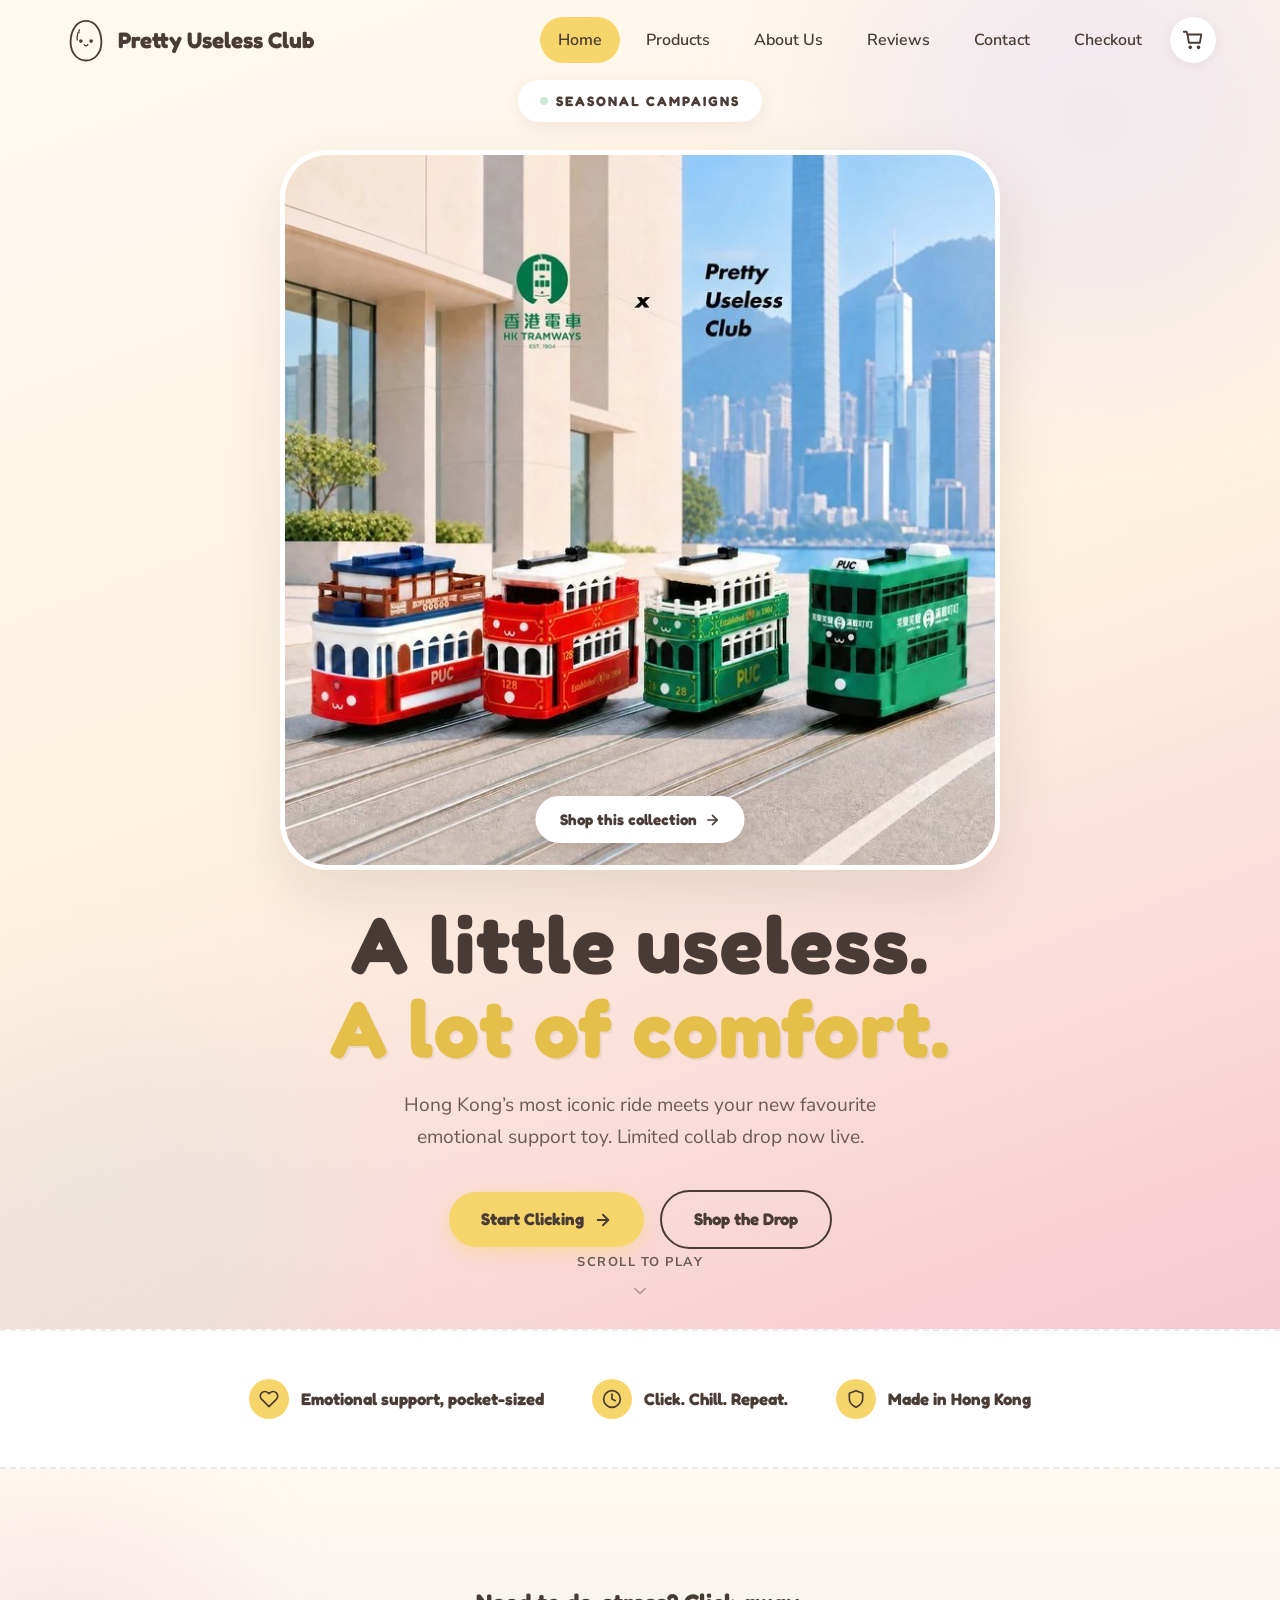
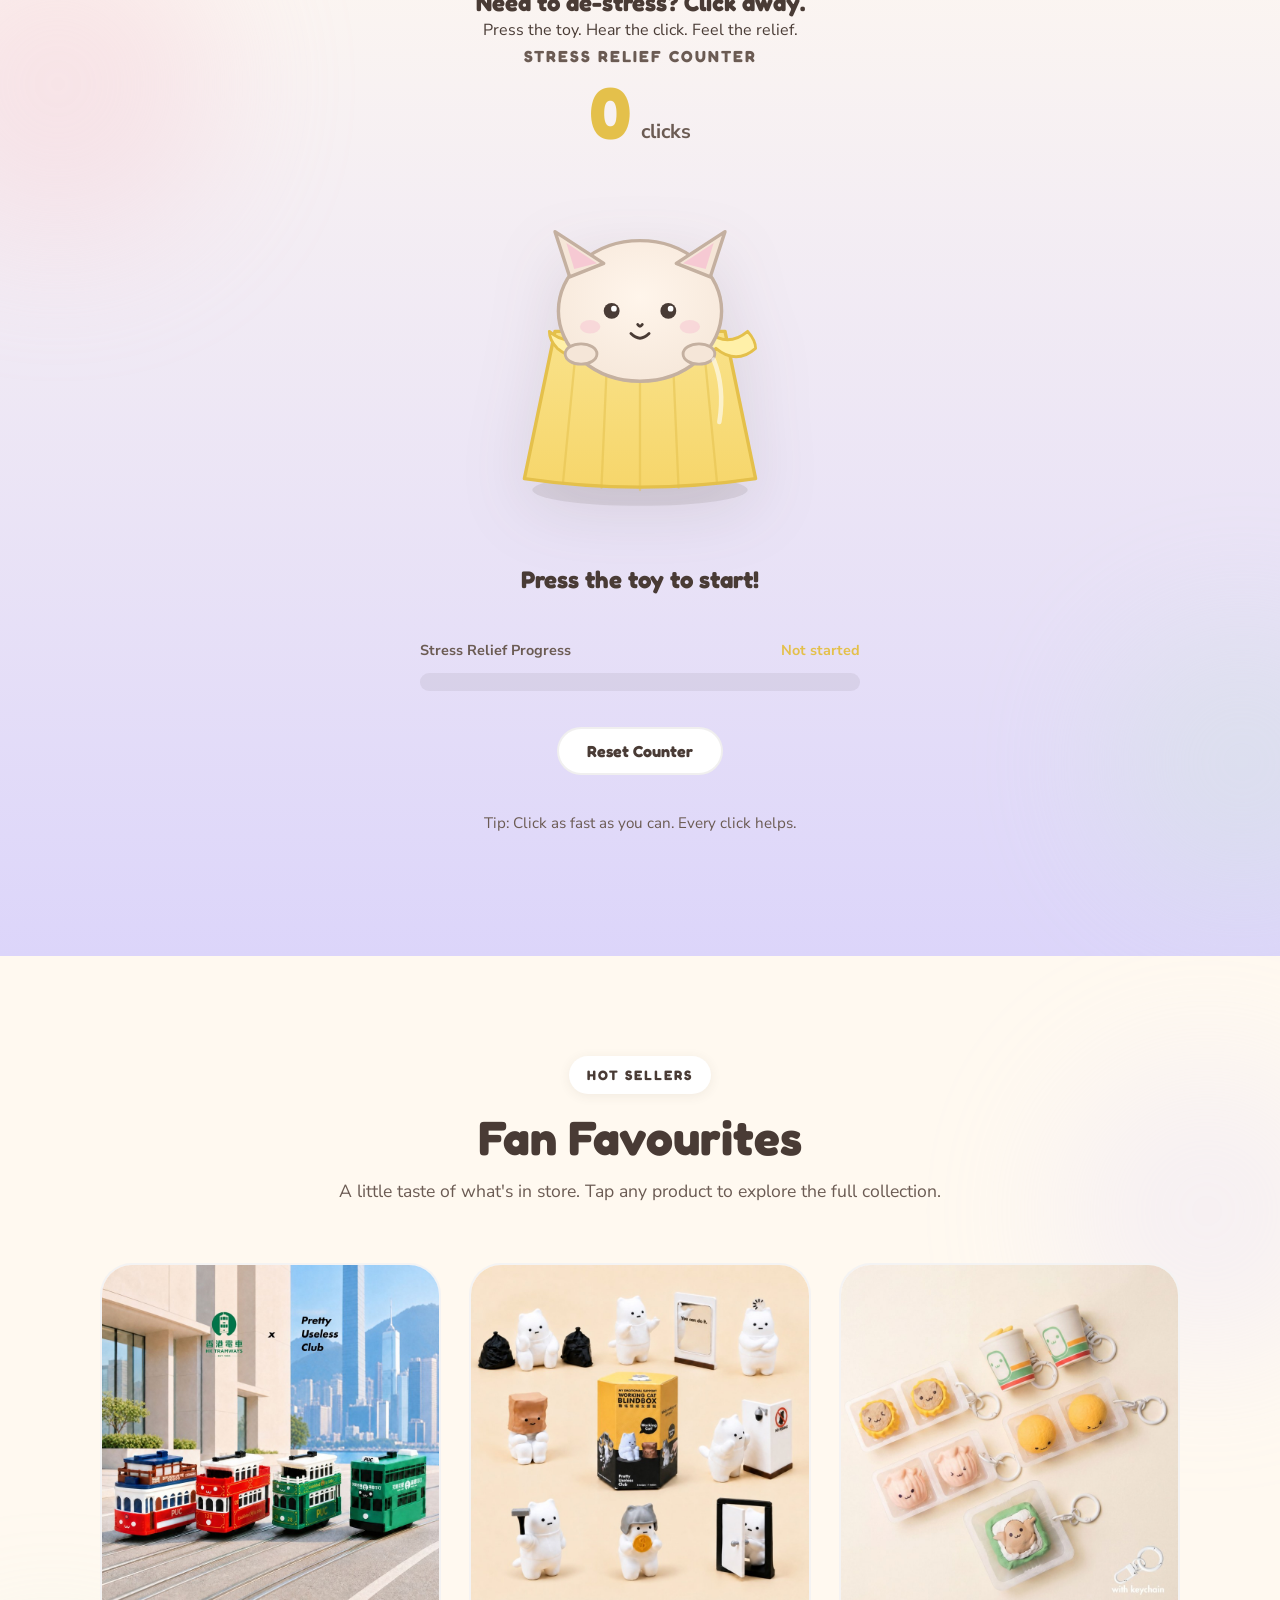
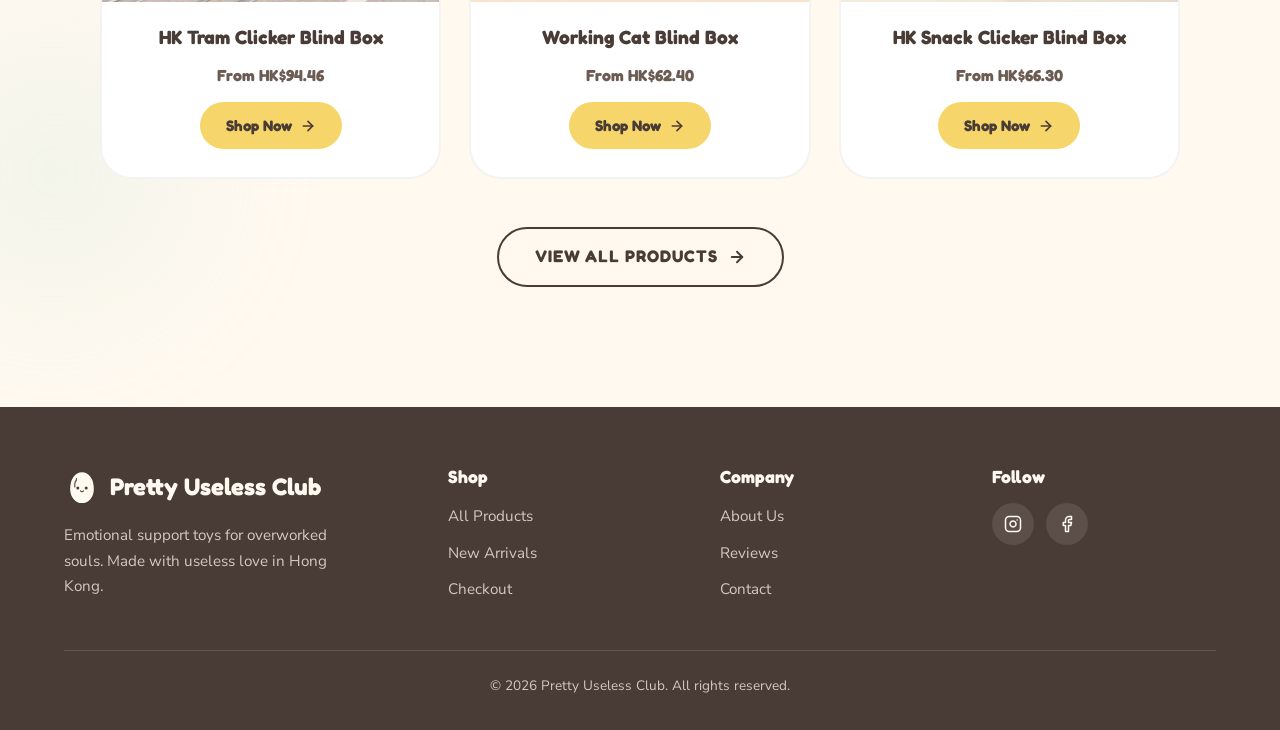
<file: index.html>
<!DOCTYPE html>
<html lang="en">
<head>
  <meta charset="UTF-8">
  <meta name="viewport" content="width=device-width, initial-scale=1.0">
  <title>Pretty Useless Club — Emotional Support Toys</title>
  <meta name="description" content="Pretty Useless Club — quirky emotional support toys, plushies, and stress-relief items from Hong Kong. Click. Chill. Repeat.">
  <link rel="icon" type="image/png" href="logo.png">
  <link rel="stylesheet" href="style.css">
  <style>
    /* ==================== HOME-SPECIFIC STYLES ==================== */

    /* Hero */
    .hero {
      position: relative;
      min-height: 100vh;
      display: flex;
      align-items: center;
      justify-content: center;
      text-align: center;
      background: linear-gradient(160deg, var(--color-cream) 0%, #FFF3E0 50%, var(--color-blush) 100%);
      overflow: hidden;
      padding: var(--nav-height) 24px 80px;
    }

    .hero::before {
      content: '';
      position: absolute;
      top: -10%;
      right: -5%;
      width: 500px;
      height: 500px;
      background: var(--color-lilac);
      border-radius: 50%;
      opacity: 0.35;
      filter: blur(80px);
      z-index: 0;
    }

    .hero::after {
      content: '';
      position: absolute;
      bottom: -10%;
      left: -8%;
      width: 420px;
      height: 420px;
      background: var(--color-mint);
      border-radius: 50%;
      opacity: 0.3;
      filter: blur(80px);
      z-index: 0;
    }

    .hero-content {
      position: relative;
      z-index: 2;
      max-width: 820px;
      animation: fadeUp 1s ease-out;
    }

    @keyframes fadeUp {
      from { opacity: 0; transform: translateY(30px); }
      to { opacity: 1; transform: translateY(0); }
    }

    .campaign-label {
      display: inline-flex;
      align-items: center;
      gap: 8px;
      font-family: var(--font-heading);
      font-weight: 700;
      font-size: 0.85rem;
      letter-spacing: 2px;
      text-transform: uppercase;
      color: var(--color-cocoa);
      background: var(--color-white);
      padding: 10px 22px;
      border-radius: var(--radius-pill);
      margin-bottom: 28px;
      box-shadow: 0 4px 16px var(--color-shadow);
    }

    .campaign-label::before {
      content: '';
      width: 8px;
      height: 8px;
      background: var(--color-mint);
      border-radius: 50%;
      animation: pulse 1.8s ease-in-out infinite;
    }

    @keyframes pulse {
      0%, 100% { transform: scale(1); opacity: 1; }
      50% { transform: scale(1.3); opacity: 0.7; }
    }

    .hero-banner {
      display: block;
      position: relative;
      width: 100%;
      max-width: 720px;
      margin: 0 auto 32px;
      border-radius: var(--radius-xl);
      overflow: hidden;
      box-shadow: 0 24px 60px rgba(73, 59, 53, 0.12);
      border: 5px solid var(--color-white);
      background: var(--color-white);
      text-decoration: none;
      cursor: pointer;
      transition: transform var(--transition-base), box-shadow var(--transition-base);
    }

    .hero-banner:hover,
    .hero-banner:focus-visible {
      transform: translateY(-4px);
      box-shadow: 0 30px 70px rgba(73, 59, 53, 0.2);
      outline: none;
    }

    .hero-banner img {
      width: 100%;
      height: auto;
      display: block;
      object-fit: cover;
      transition: transform 0.5s ease;
    }

    .hero-banner:hover img,
    .hero-banner:focus-visible img {
      transform: scale(1.03);
    }

    .hero-banner-cta {
      position: absolute;
      left: 50%;
      bottom: 22px;
      transform: translateX(-50%);
      display: inline-flex;
      align-items: center;
      gap: 8px;
      font-family: var(--font-heading);
      font-weight: 700;
      font-size: 0.95rem;
      color: var(--color-cocoa);
      background: var(--color-white);
      padding: 11px 24px;
      border-radius: var(--radius-pill);
      box-shadow: 0 6px 22px rgba(73, 59, 53, 0.16);
      white-space: nowrap;
      transition: background var(--transition-fast), transform var(--transition-fast);
    }

    .hero-banner:hover .hero-banner-cta,
    .hero-banner:focus-visible .hero-banner-cta {
      background: var(--color-butter);
      transform: translateX(-50%) scale(1.04);
    }

    .hero-tagline {
      font-family: var(--font-heading);
      font-size: clamp(2.6rem, 7vw, 5rem);
      line-height: 1.05;
      color: var(--color-cocoa);
      margin-bottom: 20px;
      letter-spacing: 1px;
    }

    .hero-tagline .accent {
      color: var(--color-butter-dark);
      text-shadow: 2px 2px 0 rgba(73, 59, 53, 0.08);
    }

    .hero-subtitle {
      font-size: 1.2rem;
      color: var(--color-cocoa-light);
      max-width: 540px;
      margin: 0 auto 36px;
    }

    .hero-ctas {
      display: flex;
      align-items: center;
      justify-content: center;
      gap: 16px;
      flex-wrap: wrap;
    }

    .scroll-indicator {
      position: absolute;
      bottom: 28px;
      left: 50%;
      transform: translateX(-50%);
      display: flex;
      flex-direction: column;
      align-items: center;
      gap: 8px;
      color: var(--color-cocoa-light);
      font-size: 0.8rem;
      letter-spacing: 1.5px;
      font-weight: 700;
      text-transform: uppercase;
      animation: bob 2s ease-in-out infinite;
      z-index: 2;
    }

    @keyframes bob {
      0%, 100% { transform: translateX(-50%) translateY(0); }
      50% { transform: translateX(-50%) translateY(8px); }
    }

    .scroll-indicator svg {
      opacity: 0.5;
    }

    /* Clicker section */
    .clicker-section {
      padding: 120px 24px;
      background: linear-gradient(180deg, var(--color-cream) 0%, var(--color-lilac) 100%);
      text-align: center;
      position: relative;
      overflow: hidden;
    }

    .clicker-section::before {
      content: '';
      position: absolute;
      top: 5%;
      left: -8%;
      width: 320px;
      height: 320px;
      background: var(--color-blush);
      border-radius: 50%;
      opacity: 0.35;
      filter: blur(70px);
    }

    .clicker-section::after {
      content: '';
      position: absolute;
      bottom: 5%;
      right: -8%;
      width: 280px;
      height: 280px;
      background: var(--color-mint);
      border-radius: 50%;
      opacity: 0.3;
      filter: blur(70px);
    }

    .clicker-game {
      position: relative;
      z-index: 2;
      max-width: 640px;
      margin: 0 auto;
      display: flex;
      flex-direction: column;
      align-items: center;
      gap: 36px;
    }

    .counter-display {
      display: flex;
      flex-direction: column;
      align-items: center;
      gap: 6px;
    }

    .counter-label {
      font-family: var(--font-heading);
      font-weight: 700;
      font-size: 1rem;
      letter-spacing: 2px;
      text-transform: uppercase;
      color: var(--color-cocoa-light);
    }

    .counter-row {
      display: flex;
      align-items: baseline;
      gap: 10px;
    }

    .counter-number {
      font-family: var(--font-heading);
      font-weight: 700;
      font-size: 4.5rem;
      color: var(--color-butter-dark);
      line-height: 1;
      transition: transform 0.15s ease;
    }

    .counter-number.bounce {
      animation: counterBounce 0.3s ease;
    }

    @keyframes counterBounce {
      0% { transform: scale(1); }
      50% { transform: scale(1.25); }
      100% { transform: scale(1); }
    }

    .counter-unit {
      font-size: 1.25rem;
      font-weight: 700;
      color: var(--color-cocoa-light);
    }

    .toy-wrapper {
      position: relative;
      width: 340px;
      height: 340px;
      display: flex;
      align-items: center;
      justify-content: center;
      cursor: pointer;
      user-select: none;
      -webkit-tap-highlight-color: transparent;
      border-radius: var(--radius-lg);
    }

    .toy-wrapper:focus { outline: none; }
    .toy-wrapper:focus-visible {
      outline: 3px solid var(--color-butter);
      outline-offset: 12px;
      border-radius: var(--radius-lg);
    }

    .toy-svg {
      width: 100%;
      height: 100%;
      animation: toyIdle 3s ease-in-out infinite;
      transition: transform 0.12s cubic-bezier(0.34, 1.56, 0.64, 1);
      transform-origin: center 80%;
      filter: drop-shadow(0 20px 34px rgba(73, 59, 53, 0.12));
      overflow: visible;
    }

    .toy-wrapper.pressing .toy-svg {
      animation: none;
      transform: scale(0.92, 0.86) translateY(14px);
    }

    @keyframes toyIdle {
      0%, 100% { transform: translateY(0) rotate(0deg); }
      50% { transform: translateY(-8px) rotate(1.5deg); }
    }

    .ripple {
      position: absolute;
      top: 50%;
      left: 50%;
      width: 220px;
      height: 220px;
      border-radius: 50%;
      border: 4px solid var(--color-butter);
      transform: translate(-50%, -50%) scale(0);
      pointer-events: none;
      animation: rippleExpand 0.6s ease-out forwards;
    }

    @keyframes rippleExpand {
      to { transform: translate(-50%, -50%) scale(1.8); opacity: 0; }
    }

    .status-message {
      font-family: var(--font-heading);
      font-weight: 700;
      font-size: 1.5rem;
      color: var(--color-cocoa);
      min-height: 1.8em;
      transition: opacity 0.3s ease;
    }

    .stress-meter {
      width: 100%;
      max-width: 440px;
    }

    .stress-labels {
      display: flex;
      justify-content: space-between;
      margin-bottom: 10px;
      font-size: 0.9rem;
      font-weight: 700;
      color: var(--color-cocoa-light);
    }

    .stress-labels span:last-child {
      color: var(--color-butter-dark);
      transition: color 0.3s ease;
    }

    .stress-bar-container {
      width: 100%;
      height: 18px;
      background: rgba(73, 59, 53, 0.08);
      border-radius: var(--radius-pill);
      overflow: hidden;
    }

    .stress-bar-fill {
      height: 100%;
      width: 0%;
      border-radius: var(--radius-pill);
      background: var(--color-butter);
      transition: width 0.4s ease, background 0.4s ease;
    }

    .reset-button {
      padding: 12px 28px;
      font-family: var(--font-heading);
      font-weight: 700;
      font-size: 1rem;
      color: var(--color-cocoa);
      background: var(--color-white);
      border: 2px solid rgba(73, 59, 53, 0.08);
      border-radius: var(--radius-pill);
      transition: all var(--transition-fast);
    }

    .reset-button:hover {
      background: var(--color-blush);
      border-color: transparent;
    }

    .click-hint {
      font-size: 0.95rem;
      color: var(--color-cocoa-light);
      opacity: 0.8;
    }

    .floating-plus {
      position: fixed;
      font-family: var(--font-heading);
      font-weight: 700;
      font-size: 2rem;
      color: var(--color-butter-dark);
      pointer-events: none;
      z-index: 9999;
      animation: floatPlus 0.9s ease-out forwards;
    }

    @keyframes floatPlus {
      0% { transform: translate(-50%, 0) scale(0.8); opacity: 1; }
      50% { transform: translate(-50%, -35px) scale(1.2); opacity: 1; }
      100% { transform: translate(-50%, -70px) scale(1); opacity: 0; }
    }

    .particle {
      position: fixed;
      border-radius: 50%;
      pointer-events: none;
      z-index: 9998;
      animation: particleFly 0.8s ease-out forwards;
    }

    @keyframes particleFly {
      0% { transform: translate(0, 0) scale(1); opacity: 1; }
      100% { transform: translate(var(--dx), var(--dy)) scale(0); opacity: 0; }
    }

    /* Quick feature strip */
    .feature-strip {
      padding: 48px 24px;
      background: var(--color-white);
      border-top: 2px dashed rgba(73, 59, 53, 0.1);
      border-bottom: 2px dashed rgba(73, 59, 53, 0.1);
    }

    .feature-list {
      display: flex;
      justify-content: center;
      gap: 48px;
      flex-wrap: wrap;
    }

    .feature-item {
      display: flex;
      align-items: center;
      gap: 12px;
      font-family: var(--font-heading);
      font-weight: 700;
      font-size: 1.05rem;
      color: var(--color-cocoa);
    }

    .feature-icon {
      width: 40px;
      height: 40px;
      border-radius: 50%;
      display: flex;
      align-items: center;
      justify-content: center;
      background: var(--color-butter);
      color: var(--color-cocoa);
    }

    /* ==================== FEATURED PRODUCTS TEASER ==================== */
    .featured-section {
      padding: 100px 24px 120px;
      background: var(--color-cream);
      text-align: center;
      position: relative;
      overflow: hidden;
    }

    .featured-section::before {
      content: '';
      position: absolute;
      top: 10%;
      right: -6%;
      width: 300px;
      height: 300px;
      background: var(--color-lilac);
      border-radius: 50%;
      opacity: 0.25;
      filter: blur(70px);
    }

    .featured-section::after {
      content: '';
      position: absolute;
      bottom: 10%;
      left: -6%;
      width: 260px;
      height: 260px;
      background: var(--color-mint);
      border-radius: 50%;
      opacity: 0.25;
      filter: blur(70px);
    }

    .featured-section .section-header {
      position: relative;
      z-index: 2;
      text-align: center;
      max-width: 620px;
      margin: 0 auto 56px;
    }

    .featured-section .section-header h2 {
      font-size: clamp(2rem, 5vw, 3rem);
      margin-bottom: 12px;
    }

    .featured-section .section-header p {
      font-size: 1.1rem;
      color: var(--color-cocoa-light);
    }

    .featured-grid {
      position: relative;
      z-index: 2;
      display: grid;
      grid-template-columns: repeat(3, 1fr);
      gap: 28px;
      max-width: 1080px;
      margin: 0 auto 48px;
    }

    .featured-card {
      background: var(--color-white);
      border-radius: var(--radius-lg);
      border: 2px solid rgba(73, 59, 53, 0.06);
      overflow: hidden;
      display: flex;
      flex-direction: column;
      transition: transform var(--transition-bounce), box-shadow var(--transition-base);
    }

    .featured-card:hover {
      transform: translateY(-8px);
      box-shadow: 0 20px 48px rgba(73, 59, 53, 0.12);
    }

    .featured-card-img {
      display: block;
      aspect-ratio: 1;
      overflow: hidden;
      background: var(--color-cream);
    }

    .featured-card-img img {
      width: 100%;
      height: 100%;
      object-fit: cover;
      transition: transform 0.5s ease;
    }

    .featured-card:hover .featured-card-img img {
      transform: scale(1.06);
    }

    .featured-card-body {
      padding: 24px 22px 28px;
      display: flex;
      flex-direction: column;
      align-items: center;
      gap: 14px;
      flex-grow: 1;
    }

    .featured-card-body h3 {
      font-size: 1.2rem;
      color: var(--color-cocoa);
    }

    .featured-card-body .price {
      font-family: var(--font-heading);
      font-weight: 700;
      font-size: 1rem;
      color: var(--color-cocoa-light);
    }

    .featured-card-body .btn-shop {
      margin-top: auto;
      display: inline-flex;
      align-items: center;
      gap: 8px;
      padding: 11px 26px;
      font-family: var(--font-heading);
      font-weight: 700;
      font-size: 0.95rem;
      color: var(--color-cocoa);
      background: var(--color-butter);
      border-radius: var(--radius-pill);
      transition: background var(--transition-fast), transform var(--transition-fast);
    }

    .featured-card-body .btn-shop:hover {
      background: var(--color-butter-dark);
      transform: translateY(-2px);
    }

    .featured-view-all {
      position: relative;
      z-index: 2;
      display: inline-flex;
      align-items: center;
      gap: 10px;
      font-family: var(--font-heading);
      font-weight: 700;
      font-size: 1.05rem;
      letter-spacing: 1px;
      color: var(--color-cocoa);
      padding: 14px 36px;
      border: 2px solid var(--color-cocoa);
      border-radius: var(--radius-pill);
      transition: background var(--transition-fast), color var(--transition-fast), transform var(--transition-fast);
    }

    .featured-view-all:hover {
      background: var(--color-cocoa);
      color: var(--color-cream);
      transform: translateY(-3px);
    }

    @media (max-width: 768px) {
      .toy-wrapper { width: 300px; height: 300px; }
      .counter-number { font-size: 3.6rem; }
      .hero-ctas { flex-direction: column; }
      .feature-list { gap: 24px; }
      .featured-grid { grid-template-columns: 1fr 1fr; gap: 20px; }
    }

    @media (max-width: 480px) {
      .toy-wrapper { width: 260px; height: 260px; }
      .counter-number { font-size: 3rem; }
      .hero-tagline { font-size: 2.4rem; }
      .featured-grid { grid-template-columns: 1fr; }
    }
  </style>
</head>
<body>

  <!-- Shared SVG symbols -->
  <svg style="display: none;" xmlns="http://www.w3.org/2000/svg">
    <symbol id="egg-mascot" viewBox="0 0 100 120">
      <path d="M50 8 C 76 8, 92 34, 92 66 C 92 96, 73 116, 50 116 C 27 116, 8 96, 8 66 C 8 34, 24 8, 50 8 Z"
            fill="#FFF9F0" stroke="#493B35" stroke-width="5" stroke-linecap="round" stroke-linejoin="round"/>
      <circle cx="36" cy="63" r="5" fill="#493B35"/>
      <circle cx="64" cy="63" r="5" fill="#493B35"/>
      <path d="M 45 73 Q 50 79 55 73" stroke="#493B35" stroke-width="3.5" fill="none" stroke-linecap="round"/>
      <path d="M 28 40 Q 25 52 26 60" stroke="#493B35" stroke-width="3.5" fill="none" stroke-linecap="round"/>
      <path d="M 32 32 Q 30 36 31 40" stroke="#493B35" stroke-width="3.5" fill="none" stroke-linecap="round"/>
    </symbol>
  </svg>

  <!-- ==================== NAVIGATION ==================== -->
  <nav id="navbar">
    <div class="nav-container">
      <a href="index.html" class="nav-logo" aria-label="Pretty Useless Club home">
        <svg class="nav-logo-img" viewBox="0 0 100 120" aria-hidden="true">
          <use href="#egg-mascot"></use>
        </svg>
        <span>Pretty Useless Club</span>
      </a>
      <div class="nav-actions">
        <ul class="nav-links" id="navLinks">
          <li><a href="index.html" class="active">Home</a></li>
          <li><a href="products.html">Products</a></li>
          <li><a href="about.html">About Us</a></li>
          <li><a href="reviews.html">Reviews</a></li>
          <li><a href="contact.html">Contact</a></li>
          <li><a href="checkout.html">Checkout</a></li>
        </ul>
        <button class="cart-btn" id="cartBtn" aria-label="Shopping cart">
          <svg width="22" height="22" viewBox="0 0 24 24" fill="none" stroke="currentColor" stroke-width="2" stroke-linecap="round" stroke-linejoin="round">
            <path d="M6 6h15l-1.5 9h-12z"/>
            <circle cx="9" cy="20" r="1"/>
            <circle cx="18" cy="20" r="1"/>
            <path d="M6 6L5 3H2"/>
          </svg>
          <span class="cart-count" id="cartCount">0</span>
        </button>
        <button class="nav-toggle" id="navToggle" aria-label="Toggle menu" aria-expanded="false">
          <svg width="24" height="24" viewBox="0 0 24 24" fill="none" stroke="currentColor" stroke-width="2" stroke-linecap="round">
            <line x1="3" y1="6" x2="21" y2="6"/>
            <line x1="3" y1="12" x2="21" y2="12"/>
            <line x1="3" y1="18" x2="21" y2="18"/>
          </svg>
        </button>
      </div>
    </div>
  </nav>

  <!-- ==================== HERO ==================== -->
  <section id="home" class="hero">
    <div class="hero-content">
      <span class="campaign-label">Seasonal Campaigns</span>
      <a href="products.html#product-tram" class="hero-banner reveal" aria-label="Shop the HK Tram Clicker Blind Box collection">
        <img src="hero-tramways.jpg" alt="Pretty Useless Club x HK Tramways seasonal campaign featuring cute tram toys" />
        <span class="hero-banner-cta">Shop this collection
          <svg width="16" height="16" viewBox="0 0 24 24" fill="none" stroke="currentColor" stroke-width="2.5" stroke-linecap="round" stroke-linejoin="round"><line x1="5" y1="12" x2="19" y2="12"/><polyline points="12 5 19 12 12 19"/></svg>
        </span>
      </a>
      <h1 class="hero-tagline">A little useless.<br><span class="accent">A lot of comfort.</span></h1>
      <p class="hero-subtitle">Hong Kong’s most iconic ride meets your new favourite emotional support toy. Limited collab drop now live.</p>
      <div class="hero-ctas reveal reveal-delay-1">
        <a href="#clicker" class="btn btn-primary">
          Start Clicking
          <svg class="arrow" width="18" height="18" viewBox="0 0 24 24" fill="none" stroke="currentColor" stroke-width="2.5" stroke-linecap="round" stroke-linejoin="round">
            <line x1="5" y1="12" x2="19" y2="12"/>
            <polyline points="12 5 19 12 12 19"/>
          </svg>
        </a>
        <a href="products.html" class="btn btn-outline">Shop the Drop</a>
      </div>
    </div>

    <div class="scroll-indicator">
      <span>Scroll to play</span>
      <svg width="20" height="20" viewBox="0 0 24 24" fill="none" stroke="currentColor" stroke-width="2" stroke-linecap="round" stroke-linejoin="round">
        <polyline points="6 9 12 15 18 9"/>
      </svg>
    </div>
  </section>

  <!-- ==================== FEATURE STRIP ==================== -->
  <section class="feature-strip">
    <div class="container">
      <div class="feature-list">
        <div class="feature-item reveal">
          <div class="feature-icon">
            <svg width="20" height="20" viewBox="0 0 24 24" fill="none" stroke="currentColor" stroke-width="2" stroke-linecap="round" stroke-linejoin="round">
              <path d="M20.84 4.61a5.5 5.5 0 0 0-7.78 0L12 5.67l-1.06-1.06a5.5 5.5 0 0 0-7.78 7.78l1.06 1.06L12 21.23l7.78-7.78 1.06-1.06a5.5 5.5 0 0 0 0-7.78z"/>
            </svg>
          </div>
          Emotional support, pocket-sized
        </div>
        <div class="feature-item reveal reveal-delay-1">
          <div class="feature-icon">
            <svg width="20" height="20" viewBox="0 0 24 24" fill="none" stroke="currentColor" stroke-width="2" stroke-linecap="round" stroke-linejoin="round">
              <circle cx="12" cy="12" r="10"/>
              <polyline points="12 6 12 12 16 14"/>
            </svg>
          </div>
          Click. Chill. Repeat.
        </div>
        <div class="feature-item reveal reveal-delay-2">
          <div class="feature-icon">
            <svg width="20" height="20" viewBox="0 0 24 24" fill="none" stroke="currentColor" stroke-width="2" stroke-linecap="round" stroke-linejoin="round">
              <path d="M12 22s8-4 8-10V5l-8-3-8 3v7c0 6 8 10 8 10z"/>
            </svg>
          </div>
          Made in Hong Kong
        </div>
      </div>
    </div>
  </section>

  <!-- ==================== CLICKER GAME ==================== -->
  <section id="clicker" class="clicker-section">
    <div class="section-header reveal">
      <h2>Need to de-stress? Click away.</h2>
      <p>Press the toy. Hear the click. Feel the relief.</p>
    </div>

    <div class="clicker-game">
      <!-- Counter -->
      <div class="counter-display reveal reveal-delay-1">
        <span class="counter-label">Stress Relief Counter</span>
        <div class="counter-row">
          <span class="counter-number" id="counter" aria-live="polite">0</span>
          <span class="counter-unit">clicks</span>
        </div>
      </div>

      <!-- The Toy -->
      <div class="toy-wrapper reveal reveal-delay-2" id="toyWrapper" role="button" tabindex="0" aria-label="Click the stress relief toy">
        <svg class="toy-svg" viewBox="0 0 300 300" fill="none" xmlns="http://www.w3.org/2000/svg">
          <defs>
            <linearGradient id="wrapperGrad" x1="0" y1="0" x2="0" y2="1">
              <stop offset="0%" stop-color="#F9E28A"/>
              <stop offset="100%" stop-color="#F6D66B"/>
            </linearGradient>
            <radialGradient id="catFaceGrad" cx="50%" cy="40%" r="70%">
              <stop offset="0%" stop-color="#FFF5EB"/>
              <stop offset="100%" stop-color="#F5E6D8"/>
            </radialGradient>
          </defs>

          <!-- Drop shadow -->
          <ellipse cx="150" cy="270" rx="95" ry="14" fill="rgba(73,59,53,0.1)"/>

          <!-- Yellow wrapper / cupcake liner -->
          <path d="M 75 130 L 225 130 L 252 260 Q 150 275 48 260 Z" fill="url(#wrapperGrad)" stroke="#E4C04B" stroke-width="3" stroke-linejoin="round"/>

          <!-- Wrapper ridges / folds -->
          <path d="M 95 130 L 82 264" stroke="#E4C04B" stroke-width="2" stroke-linecap="round" opacity="0.5"/>
          <path d="M 122 130 L 116 268" stroke="#E4C04B" stroke-width="2" stroke-linecap="round" opacity="0.5"/>
          <path d="M 150 130 L 150 270" stroke="#E4C04B" stroke-width="2" stroke-linecap="round" opacity="0.5"/>
          <path d="M 178 130 L 184 268" stroke="#E4C04B" stroke-width="2" stroke-linecap="round" opacity="0.5"/>
          <path d="M 205 130 L 218 264" stroke="#E4C04B" stroke-width="2" stroke-linecap="round" opacity="0.5"/>

          <!-- Wrapper top ruffle -->
          <path d="M 70 130 Q 87 145 105 130 Q 122 145 140 130 Q 157 145 175 130 Q 192 145 210 130 Q 227 145 245 130 Q 252 138 252 145 Q 235 160 217 145 Q 200 160 182 145 Q 165 160 147 145 Q 130 160 112 145 Q 95 160 77 145 Q 70 138 70 130 Z"
                fill="#FFF0A8" stroke="#E4C04B" stroke-width="2.5" stroke-linejoin="round"/>

          <!-- Cat head -->
          <ellipse cx="150" cy="112" rx="72" ry="62" fill="url(#catFaceGrad)" stroke="#C4B0A0" stroke-width="3"/>

          <!-- Left ear -->
          <path d="M 88 82 L 75 42 L 118 70 Z" fill="#F5E6D8" stroke="#C4B0A0" stroke-width="3" stroke-linejoin="round"/>
          <path d="M 92 75 L 85 52 L 112 70 Z" fill="#F6C9D3" stroke="none"/>

          <!-- Right ear -->
          <path d="M 212 82 L 225 42 L 182 70 Z" fill="#F5E6D8" stroke="#C4B0A0" stroke-width="3" stroke-linejoin="round"/>
          <path d="M 208 75 L 215 52 L 188 70 Z" fill="#F6C9D3" stroke="none"/>

          <!-- Eyes -->
          <circle cx="125" cy="112" r="7" fill="#493B35"/>
          <circle cx="175" cy="112" r="7" fill="#493B35"/>
          <circle cx="127" cy="110" r="2.5" fill="white"/>
          <circle cx="177" cy="110" r="2.5" fill="white"/>

          <!-- Cheeks -->
          <ellipse cx="106" cy="126" rx="9" ry="6" fill="#F6C9D3" opacity="0.6"/>
          <ellipse cx="194" cy="126" rx="9" ry="6" fill="#F6C9D3" opacity="0.6"/>

          <!-- Nose & mouth -->
          <path d="M 148 124 Q 150 127 152 124" stroke="#493B35" stroke-width="2.5" fill="none" stroke-linecap="round"/>
          <path d="M 142 132 Q 150 140 158 132" stroke="#493B35" stroke-width="2.5" fill="none" stroke-linecap="round"/>

          <!-- Paws resting on wrapper -->
          <ellipse cx="98" cy="150" rx="14" ry="9" fill="#F5E6D8" stroke="#C4B0A0" stroke-width="2.5"/>
          <ellipse cx="202" cy="150" rx="14" ry="9" fill="#F5E6D8" stroke="#C4B0A0" stroke-width="2.5"/>

          <!-- Shine on wrapper -->
          <path d="M 215 155 Q 225 180 220 210" stroke="rgba(255,255,255,0.6)" stroke-width="4" stroke-linecap="round" fill="none"/>
        </svg>
      </div>

      <!-- Status message -->
      <div class="status-message reveal reveal-delay-2" id="statusMessage">Press the toy to start!</div>

      <!-- Stress meter -->
      <div class="stress-meter reveal reveal-delay-3">
        <div class="stress-labels">
          <span>Stress Relief Progress</span>
          <span id="stressStatus">Not started</span>
        </div>
        <div class="stress-bar-container">
          <div class="stress-bar-fill" id="stressBarFill"></div>
        </div>
      </div>

      <!-- Reset button -->
      <button class="reset-button reveal reveal-delay-3" id="resetButton">Reset Counter</button>

      <!-- Hint -->
      <p class="click-hint reveal reveal-delay-3">Tip: Click as fast as you can. Every click helps.</p>
    </div>
  </section>

  <!-- ==================== FEATURED PRODUCTS TEASER ==================== -->
  <section class="featured-section">
    <div class="section-header reveal">
      <span class="section-label">Hot Sellers</span>
      <h2>Fan Favourites</h2>
      <p>A little taste of what's in store. Tap any product to explore the full collection.</p>
    </div>

    <div class="featured-grid">
      <article class="featured-card reveal reveal-delay-1">
        <a href="products.html#product-tram" class="featured-card-img" aria-label="View HK Tram Clicker Blind Box">
          <img src="assets/tram.jpg" alt="HK Tram Clicker Blind Box" loading="lazy">
        </a>
        <div class="featured-card-body">
          <h3>HK Tram Clicker Blind Box</h3>
          <span class="price">From HK$94.46</span>
          <a href="products.html#product-tram" class="btn-shop">Shop Now
            <svg width="16" height="16" viewBox="0 0 24 24" fill="none" stroke="currentColor" stroke-width="2.5" stroke-linecap="round" stroke-linejoin="round"><line x1="5" y1="12" x2="19" y2="12"/><polyline points="12 5 19 12 12 19"/></svg>
          </a>
        </div>
      </article>

      <article class="featured-card reveal reveal-delay-2">
        <a href="products.html#product-workcat" class="featured-card-img" aria-label="View Working Cat Blind Box">
          <img src="assets/workcat.jpg" alt="Working Cat Blind Box" loading="lazy">
        </a>
        <div class="featured-card-body">
          <h3>Working Cat Blind Box</h3>
          <span class="price">From HK$62.40</span>
          <a href="products.html#product-workcat" class="btn-shop">Shop Now
            <svg width="16" height="16" viewBox="0 0 24 24" fill="none" stroke="currentColor" stroke-width="2.5" stroke-linecap="round" stroke-linejoin="round"><line x1="5" y1="12" x2="19" y2="12"/><polyline points="12 5 19 12 12 19"/></svg>
          </a>
        </div>
      </article>

      <article class="featured-card reveal reveal-delay-3">
        <a href="products.html#product-snack" class="featured-card-img" aria-label="View HK Snack Clicker Blind Box">
          <img src="assets/snack.jpg" alt="HK Snack Clicker Blind Box" loading="lazy">
        </a>
        <div class="featured-card-body">
          <h3>HK Snack Clicker Blind Box</h3>
          <span class="price">From HK$66.30</span>
          <a href="products.html#product-snack" class="btn-shop">Shop Now
            <svg width="16" height="16" viewBox="0 0 24 24" fill="none" stroke="currentColor" stroke-width="2.5" stroke-linecap="round" stroke-linejoin="round"><line x1="5" y1="12" x2="19" y2="12"/><polyline points="12 5 19 12 12 19"/></svg>
          </a>
        </div>
      </article>
    </div>

    <a href="products.html" class="featured-view-all reveal">VIEW ALL PRODUCTS
      <svg width="18" height="18" viewBox="0 0 24 24" fill="none" stroke="currentColor" stroke-width="2.5" stroke-linecap="round" stroke-linejoin="round"><line x1="5" y1="12" x2="19" y2="12"/><polyline points="12 5 19 12 12 19"/></svg>
    </a>
  </section>

  <!-- ==================== FOOTER ==================== -->
  <footer class="site-footer">
    <div class="container">
      <div class="footer-grid">
        <div class="footer-about">
          <a href="index.html" class="footer-brand">
            <svg viewBox="0 0 100 120" aria-hidden="true">
              <use href="#egg-mascot"></use>
            </svg>
            Pretty Useless Club
          </a>
          <p>Emotional support toys for overworked souls. Made with useless love in Hong Kong.</p>
        </div>
        <div class="footer-links">
          <h4>Shop</h4>
          <ul>
            <li><a href="products.html">All Products</a></li>
            <li><a href="products.html">New Arrivals</a></li>
            <li><a href="checkout.html">Checkout</a></li>
          </ul>
        </div>
        <div class="footer-links">
          <h4>Company</h4>
          <ul>
            <li><a href="about.html">About Us</a></li>
            <li><a href="reviews.html">Reviews</a></li>
            <li><a href="contact.html">Contact</a></li>
          </ul>
        </div>
        <div class="footer-social">
          <h4>Follow</h4>
          <div class="social-links">
            <a href="https://www.instagram.com/prettyuseless.club/?hl=en" target="_blank" rel="noopener" class="social-link" aria-label="Instagram">
              <svg width="18" height="18" viewBox="0 0 24 24" fill="none" stroke="currentColor" stroke-width="2" stroke-linecap="round" stroke-linejoin="round">
                <rect x="2" y="2" width="20" height="20" rx="5" ry="5"/>
                <path d="M16 11.37A4 4 0 1 1 12.63 8 4 4 0 0 1 16 11.37z"/>
                <line x1="17.5" y1="6.5" x2="17.51" y2="6.5"/>
              </svg>
            </a>
            <a href="https://share.google/qZFhsxUus5KDBQYdQ" target="_blank" rel="noopener" class="social-link" aria-label="Facebook">
              <svg width="18" height="18" viewBox="0 0 24 24" fill="none" stroke="currentColor" stroke-width="2" stroke-linecap="round" stroke-linejoin="round">
                <path d="M18 2h-3a5 5 0 0 0-5 5v3H7v4h3v8h4v-8h3l1-4h-4V7a1 1 0 0 1 1-1h3z"/>
              </svg>
            </a>
          </div>
        </div>
      </div>
      <div class="footer-bottom">
        <p>© 2026 Pretty Useless Club. All rights reserved.</p>
      </div>
    </div>
  </footer>

  <script src="cart-store.js"></script>
  <script src="main.js"></script>
  <script>
    // ==================== WEB AUDIO API (local to home page) ====================
    let audioContext = null;
    let noiseBuffer = null;

    function initAudio() {
      if (audioContext) return;
      audioContext = new (window.AudioContext || window.webkitAudioContext)();

      const sampleRate = audioContext.sampleRate;
      const bufferSize = Math.floor(sampleRate * 0.04);
      noiseBuffer = audioContext.createBuffer(1, bufferSize, sampleRate);
      const data = noiseBuffer.getChannelData(0);
      for (let i = 0; i < bufferSize; i++) {
        data[i] = (Math.random() * 2 - 1) * Math.pow(1 - i / bufferSize, 2);
      }
    }

    function playClickSound() {
      if (!audioContext) initAudio();
      if (audioContext.state === 'suspended') audioContext.resume();

      const now = audioContext.currentTime;
      createClickBurst(now);
      createClickBurst(now + 0.05);
    }

    function createClickBurst(startTime) {
      const noiseSource = audioContext.createBufferSource();
      noiseSource.buffer = noiseBuffer;

      const bandpass = audioContext.createBiquadFilter();
      bandpass.type = 'bandpass';
      bandpass.frequency.value = 2500;
      bandpass.Q.value = 0.8;

      const noiseGain = audioContext.createGain();
      noiseGain.gain.setValueAtTime(0.35, startTime);
      noiseGain.gain.exponentialRampToValueAtTime(0.001, startTime + 0.025);

      noiseSource.connect(bandpass);
      bandpass.connect(noiseGain);
      noiseGain.connect(audioContext.destination);
      noiseSource.start(startTime);
      noiseSource.stop(startTime + 0.03);

      const osc = audioContext.createOscillator();
      const oscGain = audioContext.createGain();
      osc.type = 'sine';
      osc.frequency.setValueAtTime(680, startTime);
      osc.frequency.exponentialRampToValueAtTime(180, startTime + 0.04);

      oscGain.gain.setValueAtTime(0.25, startTime);
      oscGain.gain.exponentialRampToValueAtTime(0.001, startTime + 0.04);

      osc.connect(oscGain);
      oscGain.connect(audioContext.destination);
      osc.start(startTime);
      osc.stop(startTime + 0.05);
    }

    // ==================== CLICKER GAME ====================
    const toyWrapper = document.getElementById('toyWrapper');
    const counterEl = document.getElementById('counter');
    const statusMessage = document.getElementById('statusMessage');
    const stressBarFill = document.getElementById('stressBarFill');
    const stressStatus = document.getElementById('stressStatus');
    const resetButton = document.getElementById('resetButton');

    let clickCount = 0;

    const milestones = [
      { count: 0,   text: 'Press the toy to start!',          status: 'Not started',        color: '#E4C04B' },
      { count: 1,   text: 'That\'s the stuff.',                status: 'Just getting going', color: '#E4C04B' },
      { count: 5,   text: 'Getting into it!',                   status: 'Warming up',          color: '#F0B23C' },
      { count: 10,  text: 'Stress? What stress?',                status: 'Calming down',        color: '#F6D66B' },
      { count: 25,  text: 'You\'re in the zone!',               status: 'Feeling good',        color: '#F6D66B' },
      { count: 50,  text: 'Certified stress-free human!',        status: 'Pretty chill',        color: '#A8D5B9' },
      { count: 75,  text: 'Deep breaths. You got this.',         status: 'Very relaxed',       color: '#7DD8A3' },
      { count: 100, text: 'Zen master achieved!',                status: 'Zen Master',         color: '#5BCC9A' },
      { count: 150, text: 'Are you okay? Like, really?',         status: 'Transcendent',        color: '#4FC4A8' },
      { count: 200, text: 'This is emotionally supportive.',      status: 'Enlightened',        color: '#4FC4A8' },
      { count: 500, text: 'Okay this is getting emotional.',      status: 'One with the universe', color: '#3DB8A0' },
    ];

    function getMilestone(count) {
      let current = milestones[0];
      for (const m of milestones) {
        if (count >= m.count) current = m;
      }
      return current;
    }

    function handleToyClick(e) {
      clickCount++;
      counterEl.textContent = clickCount;
      counterEl.classList.remove('bounce');
      void counterEl.offsetWidth;
      counterEl.classList.add('bounce');

      playClickSound();

      toyWrapper.classList.add('pressing');
      setTimeout(() => toyWrapper.classList.remove('pressing'), 120);

      createRipple();

      const rect = toyWrapper.getBoundingClientRect();
      const x = e && e.clientX ? e.clientX : rect.left + rect.width / 2;
      const y = e && e.clientY ? e.clientY : rect.top + rect.height / 2;
      createFloatingPlus(x, y);
      createParticles(x, y);

      const milestone = getMilestone(clickCount);
      statusMessage.style.opacity = '0';
      setTimeout(() => {
        statusMessage.textContent = milestone.text;
        statusMessage.style.opacity = '1';
      }, 150);

      stressStatus.textContent = milestone.status;
      stressStatus.style.color = milestone.color;

      const progress = Math.min((clickCount / 100) * 100, 100);
      stressBarFill.style.width = progress + '%';
      stressBarFill.style.background = milestone.color;
    }

    function createRipple() {
      const ripple = document.createElement('div');
      ripple.className = 'ripple';
      toyWrapper.appendChild(ripple);
      setTimeout(() => ripple.remove(), 600);
    }

    function createFloatingPlus(x, y) {
      const plus = document.createElement('div');
      plus.className = 'floating-plus';
      plus.textContent = '+1';
      plus.style.left = x + 'px';
      plus.style.top = (y - 20) + 'px';
      document.body.appendChild(plus);
      setTimeout(() => plus.remove(), 900);
    }

    function createParticles(x, y) {
      const colors = ['#F6D66B', '#F6C9D3', '#DCD5FA', '#CDE7D7', '#FFF9F0'];
      const count = 7;
      for (let i = 0; i < count; i++) {
        const particle = document.createElement('div');
        particle.className = 'particle';
        const angle = (Math.PI * 2 * i) / count + (Math.random() - 0.5) * 0.6;
        const velocity = 50 + Math.random() * 50;
        const dx = Math.cos(angle) * velocity;
        const dy = Math.sin(angle) * velocity - 40;
        const size = 8 + Math.random() * 8;

        particle.style.left = x + 'px';
        particle.style.top = y + 'px';
        particle.style.width = size + 'px';
        particle.style.height = size + 'px';
        particle.style.background = colors[Math.floor(Math.random() * colors.length)];
        particle.style.setProperty('--dx', dx + 'px');
        particle.style.setProperty('--dy', dy + 'px');

        document.body.appendChild(particle);
        setTimeout(() => particle.remove(), 800);
      }
    }

    toyWrapper.addEventListener('click', handleToyClick);

    toyWrapper.addEventListener('keydown', (e) => {
      if (e.key === ' ' || e.key === 'Enter') {
        e.preventDefault();
        const rect = toyWrapper.getBoundingClientRect();
        handleToyClick({ clientX: rect.left + rect.width / 2, clientY: rect.top + rect.height / 2 });
      }
    });

    resetButton.addEventListener('click', () => {
      clickCount = 0;
      counterEl.textContent = '0';
      statusMessage.textContent = 'Press the toy to start!';
      stressBarFill.style.width = '0%';
      stressBarFill.style.background = '#F6D66B';
      stressStatus.textContent = 'Not started';
      stressStatus.style.color = '#E4C04B';
    });
  </script>
</body>
</html>
</file>
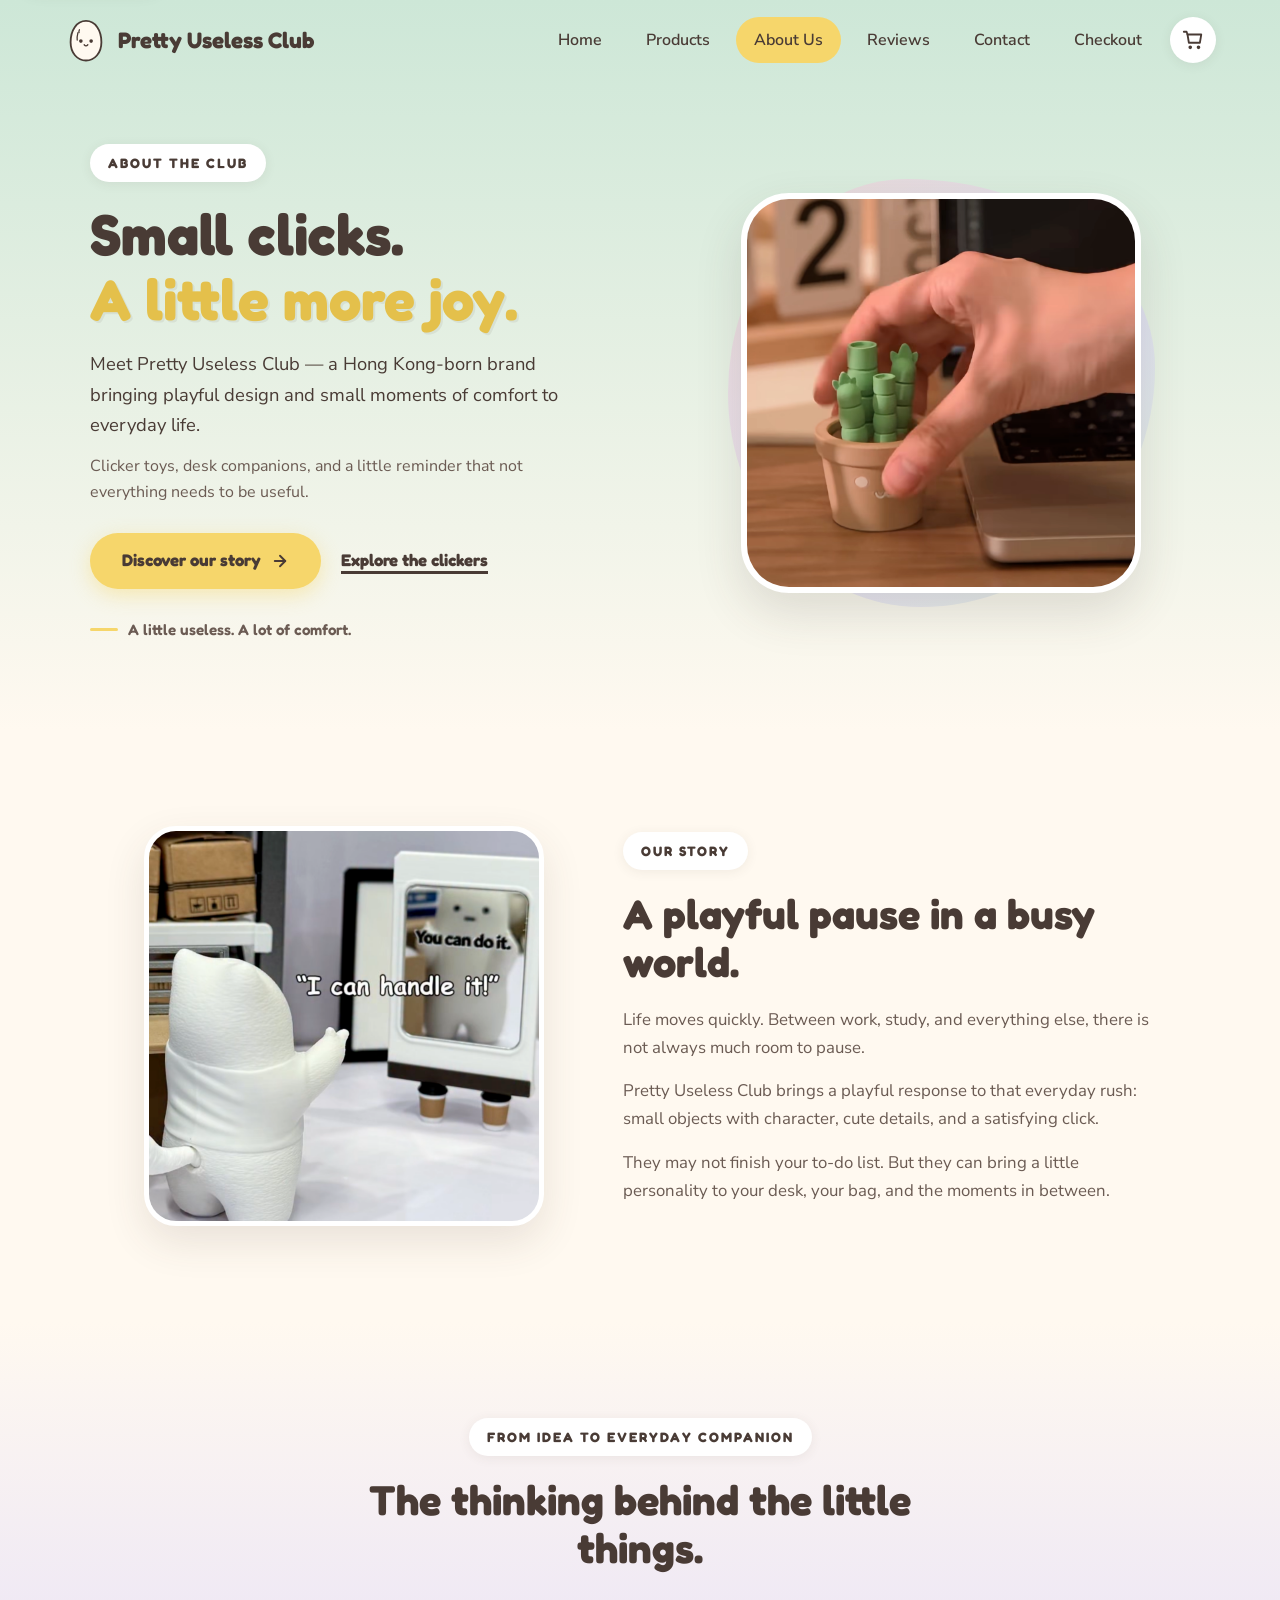
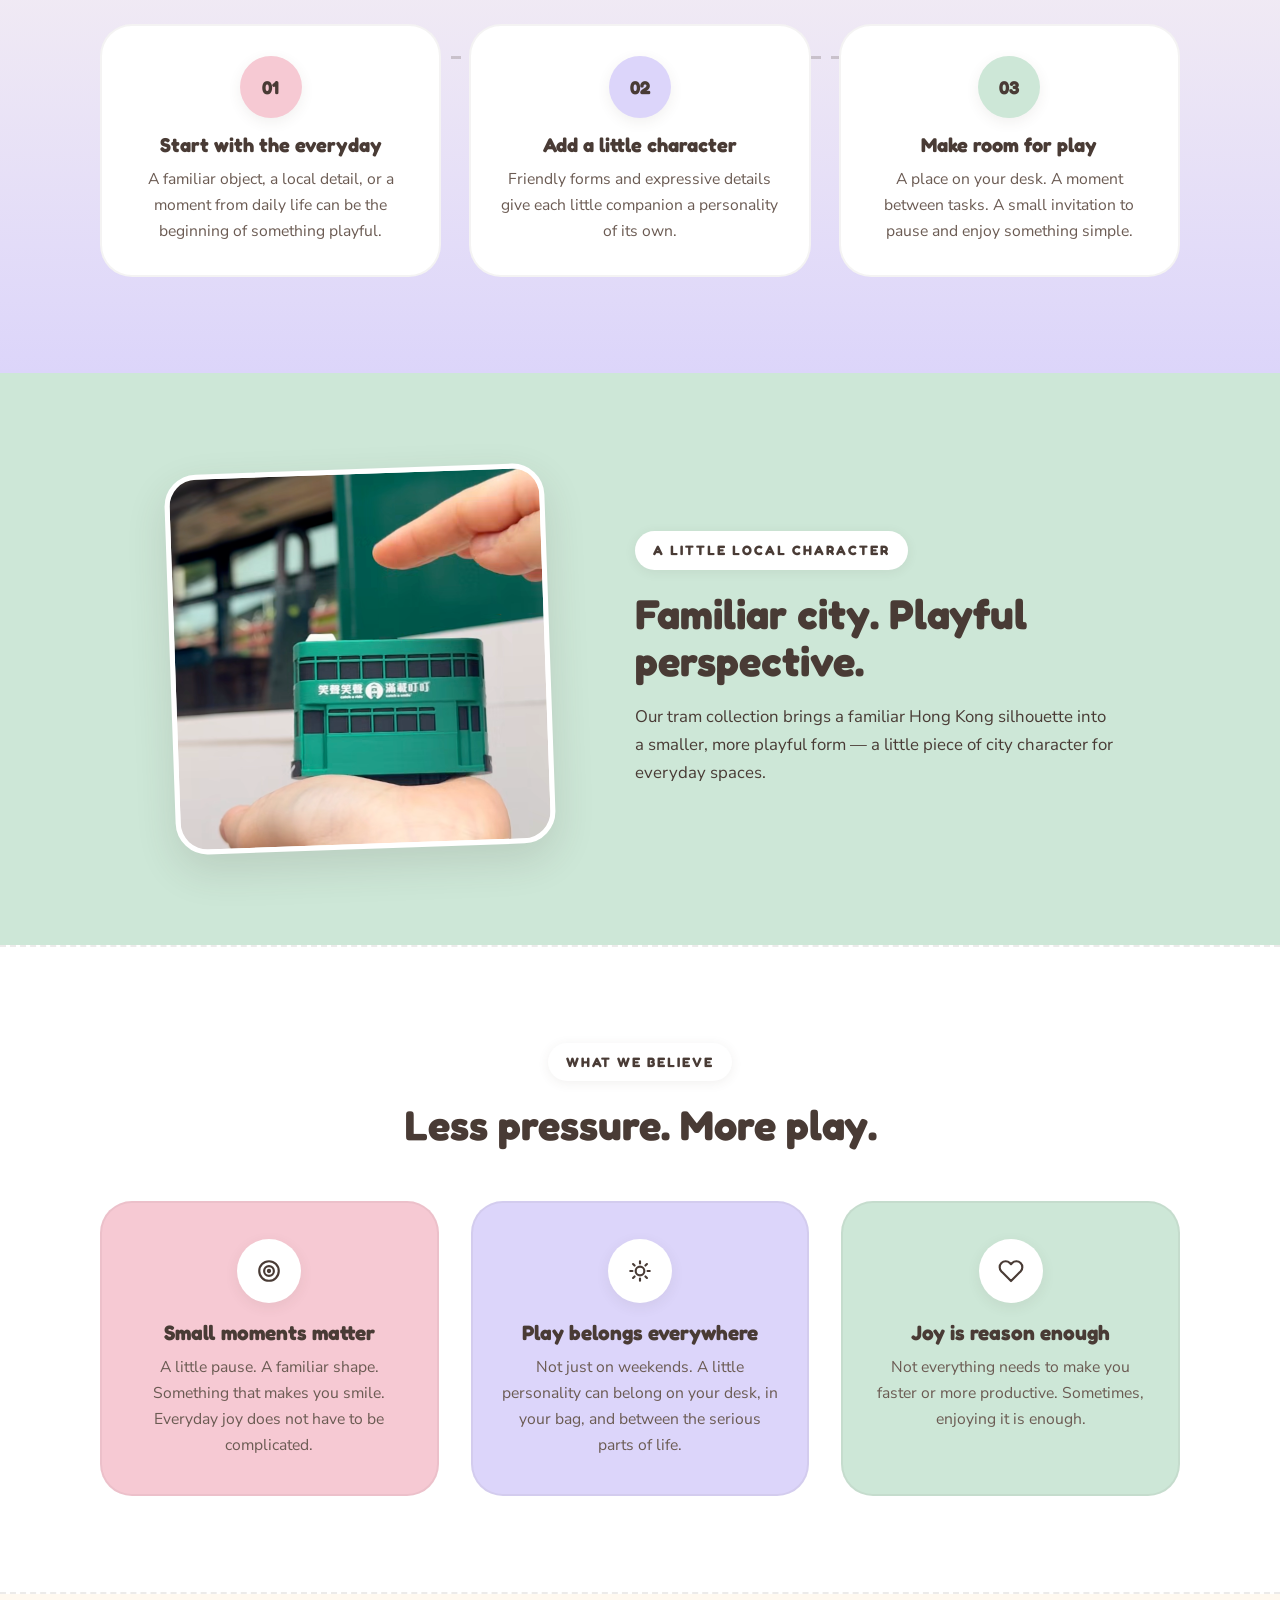
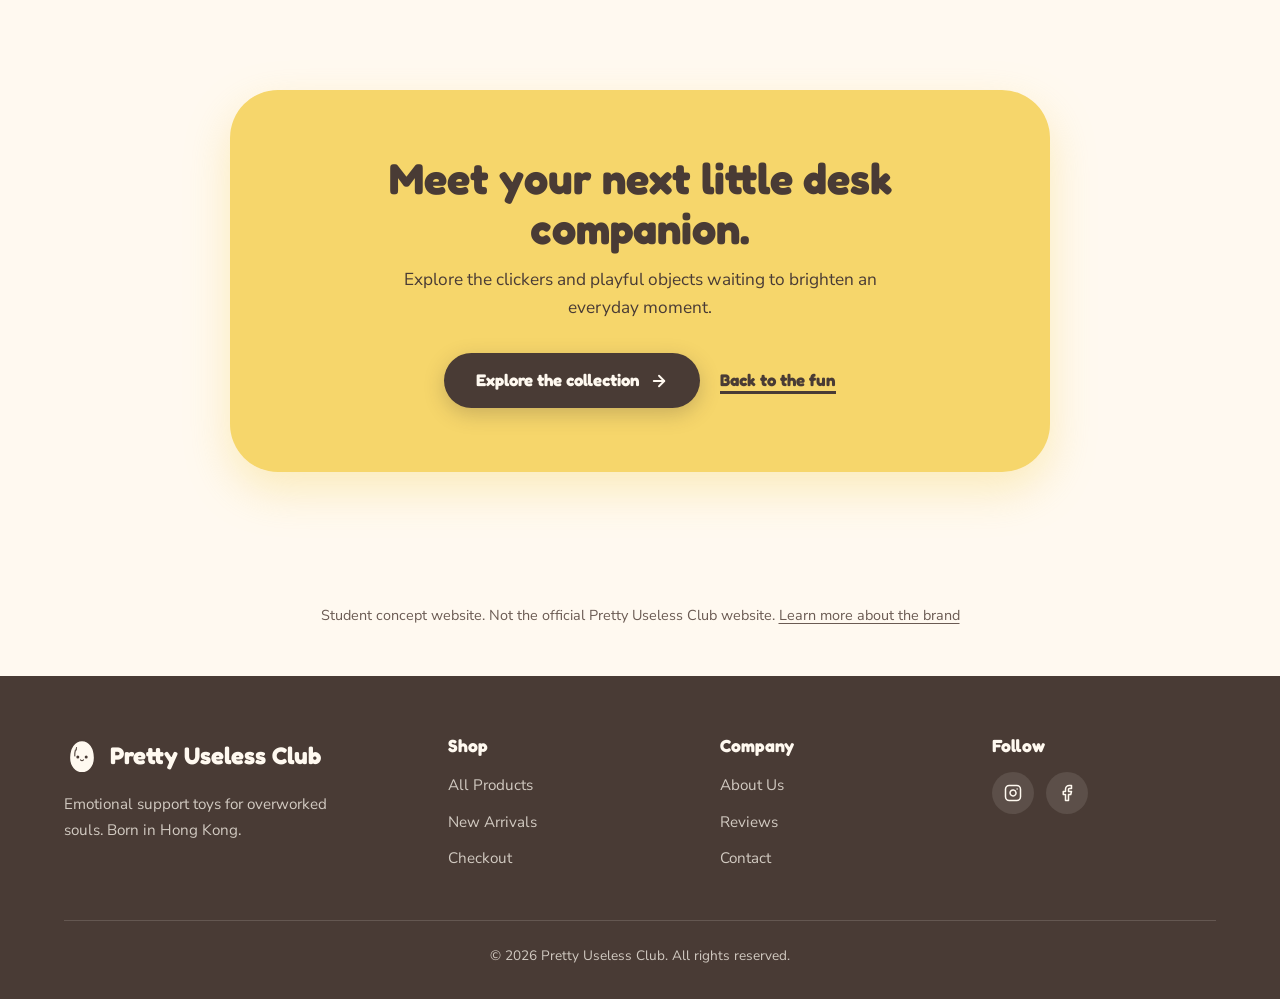
<file: about.html>
<!DOCTYPE html>
<html lang="en">
<head>
  <meta charset="UTF-8">
  <meta name="viewport" content="width=device-width, initial-scale=1.0">
  <title>About Us | Pretty Useless Club</title>
  <meta name="description" content="Meet Pretty Useless Club, a Hong Kong-born brand bringing playful clicker toys, desk companions, and small moments of joy to everyday life.">
  <link rel="icon" type="image/png" href="logo.png">
  <link href="style.css" rel="stylesheet">
  <link href="about.css" rel="stylesheet">
</head>
<body class="puc-about-page">

  <a class="puc-about-skip-link" href="#main-content">Skip to content</a>

  <!-- Shared SVG symbols -->
  <svg xmlns="http://www.w3.org/2000/svg" style="display:none">
    <symbol id="egg-mascot" viewBox="0 0 100 120">
      <path d="M50 8 C 76 8, 92 34, 92 66 C 92 96, 73 116, 50 116 C 27 116, 8 96, 8 66 C 8 34, 24 8, 50 8 Z" fill="#FFF9F0" stroke="#493B35" stroke-linecap="round" stroke-linejoin="round" stroke-width="5"/>
      <circle cx="36" cy="63" fill="#493B35" r="5"/>
      <circle cx="64" cy="63" fill="#493B35" r="5"/>
      <path d="M 45 73 Q 50 79 55 73" fill="none" stroke="#493B35" stroke-linecap="round" stroke-width="3.5"/>
      <path d="M 28 40 Q 25 52 26 60" fill="none" stroke="#493B35" stroke-linecap="round" stroke-width="3.5"/>
      <path d="M 32 32 Q 30 36 31 40" fill="none" stroke="#493B35" stroke-linecap="round" stroke-width="3.5"/>
    </symbol>
  </svg>

  <!-- ==================== NAVIGATION (shared) ==================== -->
  <nav id="navbar">
    <div class="nav-container">
      <a aria-label="Pretty Useless Club home" class="nav-logo" href="index.html">
        <svg aria-hidden="true" class="nav-logo-img" viewBox="0 0 100 120">
          <use href="#egg-mascot"></use>
        </svg>
        <span>Pretty Useless Club</span>
      </a>
      <div class="nav-actions">
        <ul class="nav-links" id="navLinks">
          <li><a href="index.html">Home</a></li>
          <li><a href="products.html">Products</a></li>
          <li><a class="active" aria-current="page" href="about.html">About Us</a></li>
          <li><a href="reviews.html">Reviews</a></li>
          <li><a href="contact.html">Contact</a></li>
          <li><a href="checkout.html">Checkout</a></li>
        </ul>
        <button aria-label="Shopping cart" class="cart-btn" id="cartBtn">
          <svg fill="none" height="22" stroke="currentColor" stroke-linecap="round" stroke-linejoin="round" stroke-width="2" viewBox="0 0 24 24" width="22">
            <path d="M6 6h15l-1.5 9h-12z"/>
            <circle cx="9" cy="20" r="1"/>
            <circle cx="18" cy="20" r="1"/>
            <path d="M6 6L5 3H2"/>
          </svg>
          <span class="cart-count" id="cartCount">0</span>
        </button>
        <button aria-expanded="false" aria-label="Toggle menu" class="nav-toggle" id="navToggle">
          <svg fill="none" height="24" stroke="currentColor" stroke-linecap="round" stroke-width="2" viewBox="0 0 24 24" width="24">
            <line x1="3" x2="21" y1="6" y2="6"/>
            <line x1="3" x2="21" y1="12" y2="12"/>
            <line x1="3" x2="21" y1="18" y2="18"/>
          </svg>
        </button>
      </div>
    </div>
  </nav>

  <main id="main-content">

    <!-- ==================== A. ABOUT HERO ==================== -->
    <section class="puc-about-hero">
      <div class="puc-about-hero-grid">
        <div>
          <span class="puc-about-eyebrow">About the Club</span>
          <h1>Small clicks.<br><span class="accent">A little more joy.</span></h1>
          <p class="puc-about-hero-intro">Meet Pretty Useless Club — a Hong Kong-born brand bringing playful design and small moments of comfort to everyday life.</p>
          <p class="puc-about-hero-note">Clicker toys, desk companions, and a little reminder that not everything needs to be useful.</p>
          <div class="puc-about-hero-actions">
            <a class="btn btn-primary" href="#our-story">
              Discover our story
              <svg aria-hidden="true" class="arrow" fill="none" height="18" stroke="currentColor" stroke-linecap="round" stroke-linejoin="round" stroke-width="2.5" viewBox="0 0 24 24" width="18">
                <line x1="5" x2="19" y1="12" y2="12"/>
                <polyline points="12 5 19 12 12 19"/>
              </svg>
            </a>
            <a class="puc-about-cta-secondary" href="products.html">Explore the clickers</a>
          </div>
          <p class="puc-about-hero-tagline">A little useless. A lot of comfort.</p>
        </div>
        <div class="puc-about-hero-visual">
          <figure class="puc-about-hero-photo">
            <img src="assets/ugc-2.jpg" alt="A small green bamboo-shaped desk toy sitting in a smiling brown pot beside a laptop" width="1031" height="1031">
          </figure>
        </div>
      </div>
    </section>

    <!-- ==================== B. OUR STORY ==================== -->
    <section class="puc-about-section puc-about-story" id="our-story">
      <div class="puc-about-story-grid">
        <figure class="puc-about-story-photo">
          <img src="assets/ugc-3.jpg" alt="A small white character toy looking into a mirror with an encouraging message" loading="lazy" width="1170" height="1170">
        </figure>
        <div class="puc-about-story-copy">
          <span class="puc-about-eyebrow">Our Story</span>
          <h2>A playful pause in a busy world.</h2>
          <p>Life moves quickly. Between work, study, and everything else, there is not always much room to pause.</p>
          <p>Pretty Useless Club brings a playful response to that everyday rush: small objects with character, cute details, and a satisfying click.</p>
          <p>They may not finish your to-do list. But they can bring a little personality to your desk, your bag, and the moments in between.</p>
        </div>
      </div>
    </section>

    <!-- ==================== C. THE JOURNEY ==================== -->
    <section class="puc-about-section puc-about-journey">
      <div class="puc-about-section-header">
        <span class="puc-about-eyebrow">From Idea to Everyday Companion</span>
        <h2>The thinking behind the little things.</h2>
      </div>
      <ol class="puc-about-timeline">
        <li class="puc-about-step">
          <div class="puc-about-step-number" aria-hidden="true"></div>
          <div>
            <h3>Start with the everyday</h3>
            <p>A familiar object, a local detail, or a moment from daily life can be the beginning of something playful.</p>
          </div>
        </li>
        <li class="puc-about-step">
          <div class="puc-about-step-number" aria-hidden="true"></div>
          <div>
            <h3>Add a little character</h3>
            <p>Friendly forms and expressive details give each little companion a personality of its own.</p>
          </div>
        </li>
        <li class="puc-about-step">
          <div class="puc-about-step-number" aria-hidden="true"></div>
          <div>
            <h3>Make room for play</h3>
            <p>A place on your desk. A moment between tasks. A small invitation to pause and enjoy something simple.</p>
          </div>
        </li>
      </ol>
    </section>

    <!-- ==================== D. HONG KONG DESIGN FEATURE ==================== -->
    <section class="puc-about-section puc-about-hk">
      <div class="puc-about-hk-grid">
        <figure class="puc-about-hk-photo">
          <img src="assets/ugc-1.png" alt="A close-up of a small green Hong Kong tram toy held in a hand" loading="lazy" width="1170" height="1170">
        </figure>
        <div class="puc-about-hk-copy">
          <span class="puc-about-eyebrow">A Little Local Character</span>
          <h2>Familiar city. Playful perspective.</h2>
          <p>Our tram collection brings a familiar Hong Kong silhouette into a smaller, more playful form — a little piece of city character for everyday spaces.</p>
        </div>
      </div>
    </section>

    <!-- ==================== E. OUR PHILOSOPHY ==================== -->
    <section class="puc-about-section puc-about-philosophy">
      <div class="puc-about-section-header">
        <span class="puc-about-eyebrow">What We Believe</span>
        <h2>Less pressure. More play.</h2>
      </div>
      <div class="puc-about-philosophy-grid">
        <div class="puc-about-value-card puc-about-value-blush">
          <div class="puc-about-value-icon" aria-hidden="true">
            <svg fill="none" height="26" stroke="currentColor" stroke-linecap="round" stroke-linejoin="round" stroke-width="2" viewBox="0 0 24 24" width="26">
              <circle cx="12" cy="12" r="9"/>
              <circle cx="12" cy="12" r="4.5"/>
              <circle cx="12" cy="12" r="1"/>
            </svg>
          </div>
          <h3>Small moments matter</h3>
          <p>A little pause. A familiar shape. Something that makes you smile. Everyday joy does not have to be complicated.</p>
        </div>
        <div class="puc-about-value-card puc-about-value-lilac">
          <div class="puc-about-value-icon" aria-hidden="true">
            <svg fill="none" height="26" stroke="currentColor" stroke-linecap="round" stroke-linejoin="round" stroke-width="2" viewBox="0 0 24 24" width="26">
              <path d="M12 3v2M12 19v2M3 12h2M19 12h2M5.6 5.6l1.4 1.4M17 17l1.4 1.4M18.4 5.6L17 7M7 17l-1.4 1.4"/>
              <circle cx="12" cy="12" r="4"/>
            </svg>
          </div>
          <h3>Play belongs everywhere</h3>
          <p>Not just on weekends. A little personality can belong on your desk, in your bag, and between the serious parts of life.</p>
        </div>
        <div class="puc-about-value-card puc-about-value-mint">
          <div class="puc-about-value-icon" aria-hidden="true">
            <svg fill="none" height="26" stroke="currentColor" stroke-linecap="round" stroke-linejoin="round" stroke-width="2" viewBox="0 0 24 24" width="26">
              <path d="M20.84 4.61a5.5 5.5 0 0 0-7.78 0L12 5.67l-1.06-1.06a5.5 5.5 0 0 0-7.78 7.78l1.06 1.06L12 21.23l7.78-7.78 1.06-1.06a5.5 5.5 0 0 0 0-7.78z"/>
            </svg>
          </div>
          <h3>Joy is reason enough</h3>
          <p>Not everything needs to make you faster or more productive. Sometimes, enjoying it is enough.</p>
        </div>
      </div>
    </section>

    <!-- ==================== F. CLOSING CTA ==================== -->
    <section class="puc-about-cta">
      <div class="puc-about-cta-panel">
        <h2>Meet your next little desk companion.</h2>
        <p>Explore the clickers and playful objects waiting to brighten an everyday moment.</p>
        <div class="puc-about-cta-actions">
          <a class="btn btn-primary" href="products.html">
            Explore the collection
            <svg aria-hidden="true" class="arrow" fill="none" height="18" stroke="currentColor" stroke-linecap="round" stroke-linejoin="round" stroke-width="2.5" viewBox="0 0 24 24" width="18">
              <line x1="5" x2="19" y1="12" y2="12"/>
              <polyline points="12 5 19 12 12 19"/>
            </svg>
          </a>
          <a class="puc-about-cta-secondary" href="index.html">Back to the fun</a>
        </div>
      </div>
    </section>

    <!-- ==================== G. SOURCE NOTE ==================== -->
    <aside class="puc-about-note">
      <p>Student concept website. Not the official Pretty Useless Club website.
        <a href="https://www.prettyuseless.club/pages/about-pretty-useless-club" rel="noopener noreferrer" target="_blank">Learn more about the brand</a>
      </p>
    </aside>
  </main>

  <!-- ==================== SHARED FOOTER ==================== -->
  <footer class="site-footer">
    <div class="container">
      <div class="footer-grid">
        <div class="footer-about">
          <a class="footer-brand" href="index.html">
            <svg aria-hidden="true" viewBox="0 0 100 120">
              <use href="#egg-mascot"></use>
            </svg>
            Pretty Useless Club
          </a>
          <p>Emotional support toys for overworked souls. Born in Hong Kong.</p>
        </div>
        <div class="footer-links">
          <h4>Shop</h4>
          <ul>
            <li><a href="products.html">All Products</a></li>
            <li><a href="products.html">New Arrivals</a></li>
            <li><a href="checkout.html">Checkout</a></li>
          </ul>
        </div>
        <div class="footer-links">
          <h4>Company</h4>
          <ul>
            <li><a href="about.html">About Us</a></li>
            <li><a href="reviews.html">Reviews</a></li>
            <li><a href="contact.html">Contact</a></li>
          </ul>
        </div>
        <div class="footer-social">
          <h4>Follow</h4>
          <div class="social-links">
            <a aria-label="Instagram" class="social-link" href="https://www.instagram.com/prettyuseless.club/?hl=en" target="_blank" rel="noopener">
              <svg fill="none" height="18" stroke="currentColor" stroke-linecap="round" stroke-linejoin="round" stroke-width="2" viewBox="0 0 24 24" width="18">
                <rect height="20" rx="5" ry="5" width="20" x="2" y="2"/>
                <path d="M16 11.37A4 4 0 1 1 12.63 8 4 4 0 0 1 16 11.37z"/>
                <line x1="17.5" x2="17.51" y1="6.5" y2="6.5"/>
              </svg>
            </a>
            <a aria-label="Facebook" class="social-link" href="https://share.google/qZFhsxUus5KDBQYdQ" target="_blank" rel="noopener">
              <svg fill="none" height="18" stroke="currentColor" stroke-linecap="round" stroke-linejoin="round" stroke-width="2" viewBox="0 0 24 24" width="18">
                <path d="M18 2h-3a5 5 0 0 0-5 5v3H7v4h3v8h4v-8h3l1-4h-4V7a1 1 0 0 1 1-1h3z"/>
              </svg>
            </a>
          </div>
        </div>
      </div>
      <div class="footer-bottom">
        <p>© 2026 Pretty Useless Club. All rights reserved.</p>
      </div>
    </div>
  </footer>

  <script src="cart-store.js"></script>
  <script src="main.js"></script>
</body>
</html>
</file>
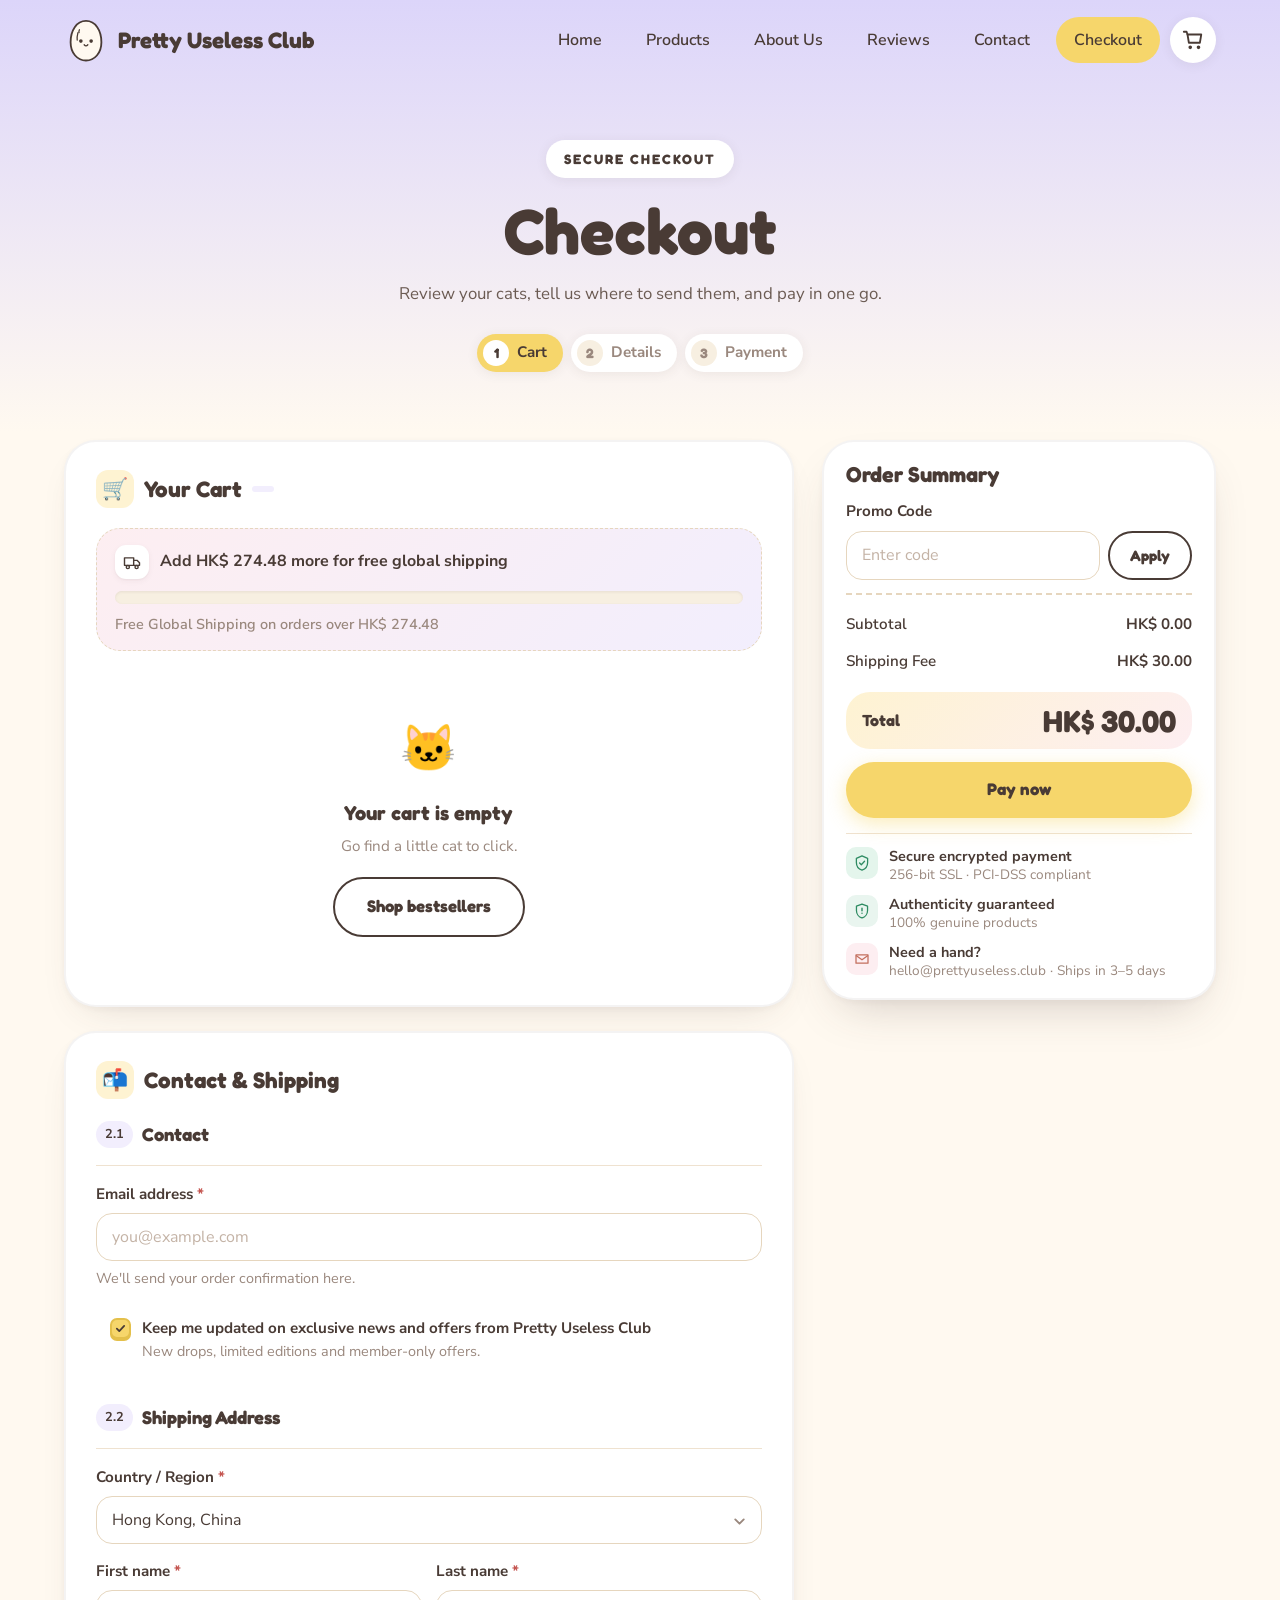
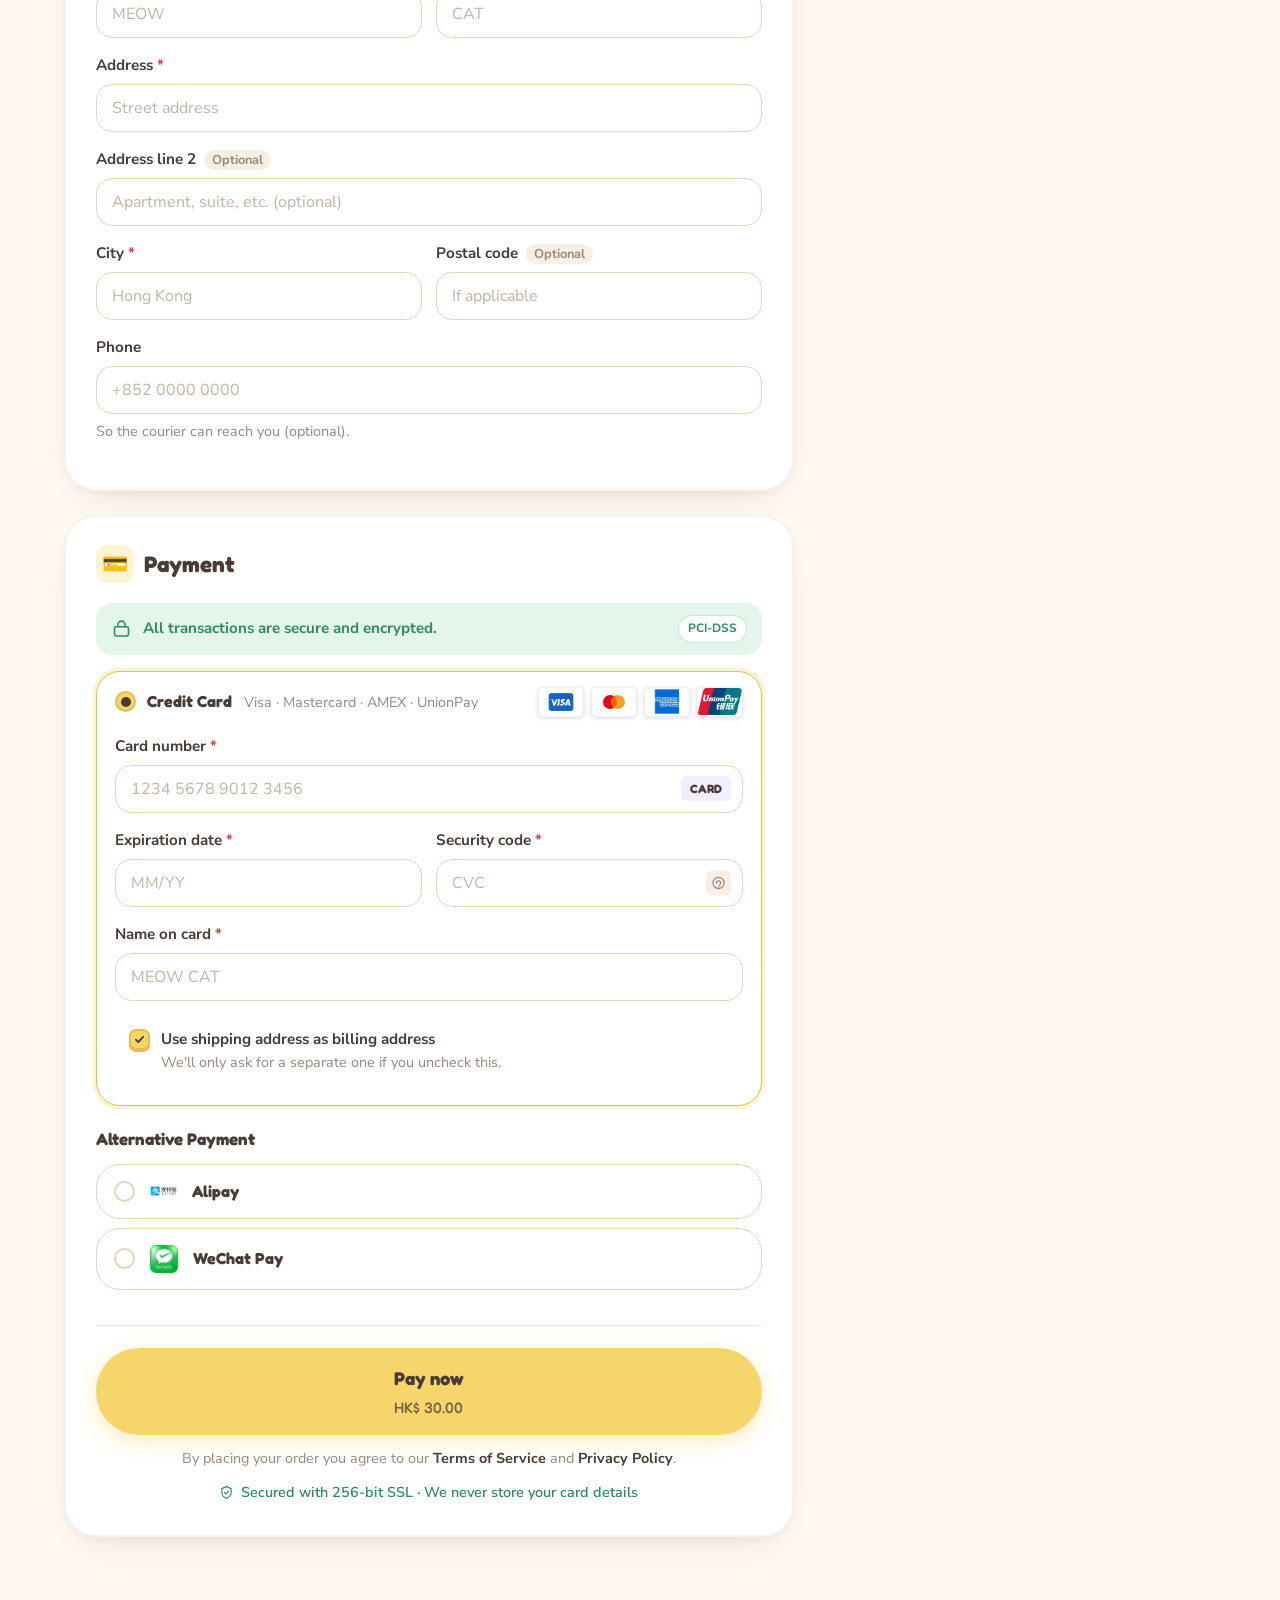
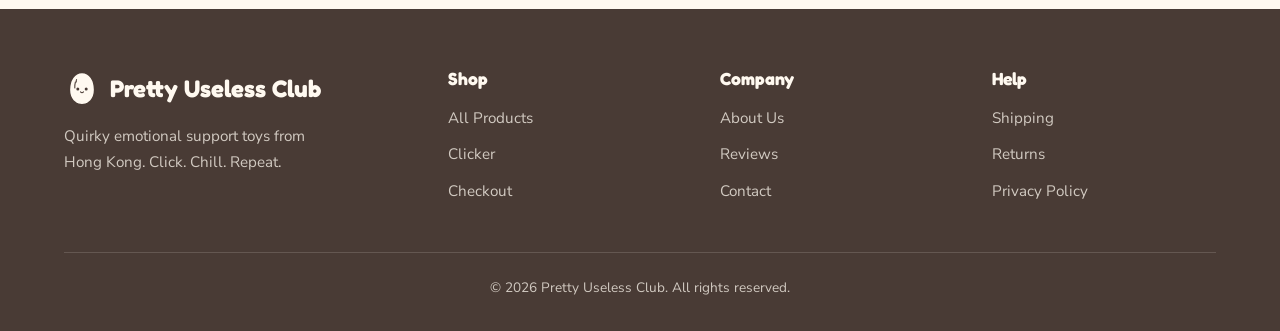
<file: checkout.html>
<!DOCTYPE html>
<html lang="en">
<head>
<meta charset="UTF-8">
<meta name="viewport" content="width=device-width, initial-scale=1.0">
<title>Checkout — Pretty Useless Club</title>
<meta name="description" content="One-page checkout — cart, shipping and payment for Pretty Useless Club.">

<link rel="preconnect" href="https://fonts.googleapis.com">
<link rel="preconnect" href="https://fonts.gstatic.com" crossorigin>
<link rel="icon" type="image/png" href="logo.png">
<link rel="stylesheet" href="style.css">
<link rel="stylesheet" href="checkout.css">
</head>
<body>

<!-- ══════════ SHARED SVG SYMBOLS (same set as index.html) ══════════ -->
<svg xmlns="http://www.w3.org/2000/svg" style="display:none" aria-hidden="true">
  <symbol id="egg-mascot" viewBox="0 0 100 120">
    <path d="M50 8 C 76 8, 92 34, 92 66 C 92 96, 73 116, 50 116 C 27 116, 8 96, 8 66 C 8 34, 24 8, 50 8 Z" fill="#FFF9F0" stroke="#493B35" stroke-linecap="round" stroke-linejoin="round" stroke-width="5"/>
    <circle cx="36" cy="63" fill="#493B35" r="5"/>
    <circle cx="64" cy="63" fill="#493B35" r="5"/>
    <path d="M 45 73 Q 50 79 55 73" fill="none" stroke="#493B35" stroke-linecap="round" stroke-width="3.5"/>
    <path d="M 28 40 Q 25 52 26 60" fill="none" stroke="#493B35" stroke-linecap="round" stroke-width="3.5"/>
    <path d="M 32 32 Q 30 36 31 40" fill="none" stroke="#493B35" stroke-linecap="round" stroke-width="3.5"/>
  </symbol>
</svg>

<!-- ══════════ NAVIGATION ══════════ -->
<nav id="navbar">
  <div class="nav-container">
    <a class="nav-logo" href="index.html" aria-label="Pretty Useless Club home">
      <svg class="nav-logo-img" viewBox="0 0 100 120" aria-hidden="true"><use href="#egg-mascot"></use></svg>
      <span>Pretty Useless Club</span>
    </a>
    <div class="nav-actions">
      <ul class="nav-links" id="navLinks">
        <li><a href="index.html">Home</a></li>
        <li><a href="products.html">Products</a></li>
        <li><a href="about.html">About Us</a></li>
        <li><a href="reviews.html">Reviews</a></li>
        <li><a href="contact.html">Contact</a></li>
        <li><a class="active" href="checkout.html">Checkout</a></li>
      </ul>
      <button class="cart-btn" id="cartBtn" aria-label="Shopping cart">
        <svg width="22" height="22" viewBox="0 0 24 24" fill="none" stroke="currentColor" stroke-width="2" stroke-linecap="round" stroke-linejoin="round">
          <path d="M6 6h15l-1.5 9h-12z"/><circle cx="9" cy="20" r="1"/><circle cx="18" cy="20" r="1"/><path d="M6 6L5 3H2"/>
        </svg>
        <span class="cart-count" id="cartCountNav">0</span>
      </button>
      <button class="nav-toggle" id="navToggle" aria-label="Toggle menu" aria-expanded="false" aria-controls="navLinks">
        <svg width="24" height="24" viewBox="0 0 24 24" fill="none" stroke="currentColor" stroke-width="2" stroke-linecap="round">
          <line x1="3" x2="21" y1="6" y2="6"/><line x1="3" x2="21" y1="12" y2="12"/><line x1="3" x2="21" y1="18" y2="18"/>
        </svg>
      </button>
    </div>
  </div>
</nav>

<main>

  <!-- ══════════ PAGE HEADER ══════════ -->
  <header class="page-header checkout-header">
    <span class="section-label">Secure Checkout</span>
    <h1>Checkout</h1>
    <p>Review your cats, tell us where to send them, and pay in one go.</p>

    <nav class="steps" aria-label="Checkout progress">
      <ol class="steps__list">
        <li class="steps__item is-active" data-step="cart">
          <span class="steps__num">1</span><span class="steps__label">Cart</span>
        </li>
        <li class="steps__item" data-step="shipping">
          <span class="steps__num">2</span><span class="steps__label">Details</span>
        </li>
        <li class="steps__item" data-step="payment">
          <span class="steps__num">3</span><span class="steps__label">Payment</span>
        </li>
      </ol>
    </nav>
  </header>

  <!-- ══════════ FREE SHIPPING BAR (mobile only) ══════════ -->
  <div class="shipbar" id="shipbar" role="status" aria-live="polite">
    <div class="shipbar__track"><div class="shipbar__fill" id="shipbarFill"></div></div>
    <div class="shipbar__text" id="shipbarText">Add <b>HK$ 0.00</b> more for free global shipping</div>
  </div>

  <div class="layout">

    <!-- ══════════════════ LEFT COLUMN ══════════════════ -->
    <div class="col-main">

      <!-- ─────────── 1. CART ITEMS ─────────── -->
      <section class="card card--cart" id="section-cart" data-section="cart">
        <div class="card__head">
          <h2 class="card__title">
            <span class="card__emoji" aria-hidden="true">🛒</span>
            Your Cart <span class="card__count" id="cartCount"></span>
          </h2>
        </div>

        <!-- Free shipping progress -->
        <div class="ship-progress" id="shipProgress">
          <div class="ship-progress__top">
            <span class="ship-progress__badge" id="shipBadge">
              <svg viewBox="0 0 24 24" fill="none" aria-hidden="true"><path d="M3 7h11v9H3zM14 10h4l3 3v3h-7z" stroke="currentColor" stroke-width="1.7" stroke-linejoin="round"/><circle cx="7" cy="18" r="1.9" stroke="currentColor" stroke-width="1.7"/><circle cx="17.5" cy="18" r="1.9" stroke="currentColor" stroke-width="1.7"/></svg>
            </span>
            <span class="ship-progress__msg" id="shipMsg">Add <b>HK$ 274.48</b> more for free global shipping</span>
          </div>
          <div class="ship-progress__track" role="progressbar" aria-valuemin="0" aria-valuemax="100" aria-valuenow="0" id="shipTrack" aria-label="Free shipping progress">
            <div class="ship-progress__fill" id="shipFill"><span class="ship-progress__paw" aria-hidden="true">🐾</span></div>
          </div>
          <p class="ship-progress__note">Free Global Shipping on orders over HK$ 274.48</p>
        </div>

        <!-- Cart items (rendered by JS) -->
        <ul class="cart-list" id="cartList"></ul>

        <!-- Empty state -->
        <div class="empty" id="cartEmpty" hidden>
          <span class="empty__art" aria-hidden="true">🐱</span>
          <p class="empty__title">Your cart is empty</p>
          <p class="empty__text">Go find a little cat to click.</p>
          <a class="btn btn-outline" href="products.html">Shop bestsellers</a>
        </div>

        <!-- Cart footer hint -->
        <div class="cart-foot" id="cartFoot">
          <p class="cart-foot__hint" id="cartHint">💡 You're <b>HK$ 274.48</b> away from free shipping</p>
        </div>
      </section>

      <!-- ══════════ ONE FORM, TWO CARDS ══════════ -->
      <form class="form" id="checkoutForm" novalidate>

        <!-- ─────────── 2. CONTACT & SHIPPING ─────────── -->
        <section class="card" id="section-shipping" data-section="shipping">
          <div class="card__head">
            <h2 class="card__title">
              <span class="card__emoji" aria-hidden="true">📬</span>
              Contact &amp; Shipping
            </h2>
          </div>

          <div class="card__body">

            <!-- Contact -->
            <fieldset class="fieldset">
              <legend class="fieldset__legend"><span class="fieldset__step">2.1</span> Contact</legend>

              <div class="field">
                <label class="field__label" for="email">Email address <span class="req" aria-hidden="true">*</span></label>
                <input class="input" type="email" id="email" name="email" placeholder="you@example.com" autocomplete="email" required aria-describedby="emailErr">
                <p class="field__err" id="emailErr" role="alert"></p>
                <p class="field__hint">We'll send your order confirmation here.</p>
              </div>

              <label class="check">
                <input type="checkbox" id="optin" name="optin" checked>
                <span class="check__box" aria-hidden="true">
                  <svg viewBox="0 0 16 16" fill="none"><path d="m3.5 8.2 3 3 6-6.4" stroke="currentColor" stroke-width="2.2" stroke-linecap="round" stroke-linejoin="round"/></svg>
                </span>
                <span class="check__text">
                  <strong>Keep me updated on exclusive news and offers from Pretty Useless Club</strong>
                  <small>New drops, limited editions and member-only offers.</small>
                </span>
              </label>
            </fieldset>

            <!-- Shipping -->
            <fieldset class="fieldset">
              <legend class="fieldset__legend"><span class="fieldset__step">2.2</span> Shipping Address</legend>

              <div class="field">
                <label class="field__label" for="country">Country / Region <span class="req" aria-hidden="true">*</span></label>
                <div class="select-wrap">
                  <select class="input select" id="country" name="country" required aria-describedby="countryErr">
                    <option value="">Select country / region</option>
                    <optgroup label="Hong Kong · Macao · Taiwan">
                      <option value="HK" data-postal="optional" data-ship="30">Hong Kong, China</option>
                      <option value="MO" data-postal="optional" data-ship="30">Macao, China</option>
                      <option value="TW" data-postal="required" data-ship="30">Taiwan, China</option>
                      <option value="CN" data-postal="required" data-ship="30">Mainland China</option>
                    </optgroup>
                    <optgroup label="Asia">
                      <option value="JP" data-postal="required" data-ship="30">Japan</option>
                      <option value="KR" data-postal="required" data-ship="30">South Korea</option>
                      <option value="SG" data-postal="required" data-ship="30">Singapore</option>
                      <option value="MY" data-postal="required" data-ship="30">Malaysia</option>
                      <option value="TH" data-postal="required" data-ship="30">Thailand</option>
                      <option value="VN" data-postal="required" data-ship="30">Vietnam</option>
                      <option value="PH" data-postal="required" data-ship="30">Philippines</option>
                      <option value="ID" data-postal="required" data-ship="30">Indonesia</option>
                    </optgroup>
                    <optgroup label="Europe">
                      <option value="GB" data-postal="required" data-ship="30">United Kingdom</option>
                      <option value="DE" data-postal="required" data-ship="30">Germany</option>
                      <option value="FR" data-postal="required" data-ship="30">France</option>
                      <option value="NL" data-postal="required" data-ship="30">Netherlands</option>
                      <option value="IT" data-postal="required" data-ship="30">Italy</option>
                      <option value="ES" data-postal="required" data-ship="30">Spain</option>
                    </optgroup>
                    <optgroup label="North America">
                      <option value="US" data-postal="required" data-ship="30">United States</option>
                      <option value="CA" data-postal="required" data-ship="30">Canada</option>
                      <option value="MX" data-postal="required" data-ship="30">Mexico</option>
                    </optgroup>
                    <optgroup label="Rest of the world">
                      <option value="AU" data-postal="required" data-ship="30">Australia</option>
                      <option value="NZ" data-postal="required" data-ship="30">New Zealand</option>
                    </optgroup>
                  </select>
                  <span class="select-wrap__chev" aria-hidden="true">
                    <svg viewBox="0 0 16 16" fill="none"><path d="m4 6.5 4 4 4-4" stroke="currentColor" stroke-width="1.8" stroke-linecap="round" stroke-linejoin="round"/></svg>
                  </span>
                </div>
                <p class="field__err" id="countryErr" role="alert"></p>
              </div>

              <div class="grid-2">
                <div class="field">
                  <label class="field__label" for="firstName">First name <span class="req" aria-hidden="true">*</span></label>
                  <input class="input" type="text" id="firstName" name="firstName" placeholder="MEOW" autocomplete="given-name" required aria-describedby="firstNameErr">
                  <p class="field__err" id="firstNameErr" role="alert"></p>
                </div>
                <div class="field">
                  <label class="field__label" for="lastName">Last name <span class="req" aria-hidden="true">*</span></label>
                  <input class="input" type="text" id="lastName" name="lastName" placeholder="CAT" autocomplete="family-name" required aria-describedby="lastNameErr">
                  <p class="field__err" id="lastNameErr" role="alert"></p>
                </div>
              </div>

              <div class="field">
                <label class="field__label" for="address1">Address <span class="req" aria-hidden="true">*</span></label>
                <input class="input" type="text" id="address1" name="address1" placeholder="Street address" autocomplete="address-line1" required aria-describedby="address1Err">
                <p class="field__err" id="address1Err" role="alert"></p>
              </div>

              <div class="field">
                <label class="field__label" for="address2">Address line 2 <span class="opt">Optional</span></label>
                <input class="input" type="text" id="address2" name="address2" placeholder="Apartment, suite, etc. (optional)" autocomplete="address-line2">
              </div>

              <div class="grid-2">
                <div class="field">
                  <label class="field__label" for="city">City <span class="req" aria-hidden="true">*</span></label>
                  <input class="input" type="text" id="city" name="city" placeholder="Hong Kong" autocomplete="address-level2" required aria-describedby="cityErr">
                  <p class="field__err" id="cityErr" role="alert"></p>
                </div>
                <div class="field">
                  <label class="field__label" for="postal">Postal code <span class="opt" id="postalOpt">Optional</span><span class="req" id="postalReq" aria-hidden="true" hidden>*</span></label>
                  <input class="input" type="text" id="postal" name="postal" placeholder="If applicable" autocomplete="postal-code">
                  <p class="field__err" id="postalErr" role="alert"></p>
                </div>
              </div>

              <div class="field">
                <label class="field__label" for="phone">Phone</label>
                <input class="input" type="tel" id="phone" name="phone" placeholder="+852 0000 0000" autocomplete="tel">
                <p class="field__hint">So the courier can reach you (optional).</p>
              </div>
            </fieldset>
          </div><!-- /.card__body -->
        </section>

        <!-- ─────────── 3. PAYMENT ─────────── -->
        <section class="card" id="section-payment" data-section="payment">
          <div class="card__head">
            <h2 class="card__title">
              <span class="card__emoji" aria-hidden="true">💳</span>
              Payment
            </h2>
          </div>

          <div class="card__body">
            <fieldset class="fieldset fieldset--pay">
              <legend class="sr-only">Payment method</legend>

              <div class="secure-note">
                <span class="secure-note__icon" aria-hidden="true">
                  <svg viewBox="0 0 24 24" fill="none"><rect x="4" y="10" width="16" height="10.5" rx="2.4" stroke="currentColor" stroke-width="1.8"/><path d="M8 10V7.6a4 4 0 0 1 8 0V10" stroke="currentColor" stroke-width="1.8" stroke-linecap="round"/></svg>
                </span>
                <p>All transactions are secure and encrypted.</p>
                <span class="secure-note__badge">PCI-DSS</span>
              </div>

              <!-- Credit card -->
              <div class="payopt is-open" data-pay="card">
                <div class="payopt__head">
                  <label class="radio">
                    <input type="radio" name="payment" value="card" checked>
                    <span class="radio__dot" aria-hidden="true"></span>
                    <span class="radio__label">Credit Card <span class="radio__en">Visa · Mastercard · AMEX · UnionPay</span></span>
                  </label>
                  <div class="cards" aria-label="Accepted card brands">
                    <span class="cardchip cardchip--visa" aria-label="Visa">
                      <img src="assets/visa.png" alt="Visa" loading="lazy" width="48" height="32">
                    </span>
                    <span class="cardchip cardchip--mc" aria-label="Mastercard">
                      <svg viewBox="0 0 48 32" xmlns="http://www.w3.org/2000/svg" role="img" aria-label="Mastercard"><rect width="48" height="32" rx="4" fill="#fff"/><circle cx="19.5" cy="16" r="8" fill="#EB001B"/><circle cx="28.5" cy="16" r="8" fill="#F79E1B" opacity="0.95"/><path d="M24 9.5a8 8 0 0 1 0 13 8 8 0 0 1 0-13Z" fill="#FF5F00"/></svg>
                    </span>
                    <span class="cardchip cardchip--amex" aria-label="American Express">
                      <img src="assets/amex.jpg" alt="American Express" loading="lazy" width="48" height="32">
                    </span>
                    <span class="cardchip cardchip--unionpay" aria-label="UnionPay">
                      <img src="assets/unionpay.png" alt="UnionPay" loading="lazy" width="48" height="32">
                    </span>
                  </div>
                </div>

                <div class="payopt__body">
                  <div class="field">
                    <label class="field__label" for="cardNumber">Card number <span class="req" aria-hidden="true">*</span></label>
                    <div class="input-icon">
                      <input class="input" type="text" id="cardNumber" name="cardNumber" inputmode="numeric" placeholder="1234 5678 9012 3456" autocomplete="cc-number" required aria-describedby="cardNumberErr">
                      <span class="input-icon__tag" id="cardBrand">CARD</span>
                    </div>
                    <p class="field__err" id="cardNumberErr" role="alert"></p>
                  </div>

                  <div class="grid-2">
                    <div class="field">
                      <label class="field__label" for="cardExp">Expiration date <span class="req" aria-hidden="true">*</span></label>
                      <input class="input" type="text" id="cardExp" name="cardExp" inputmode="numeric" placeholder="MM/YY" autocomplete="cc-exp" required aria-describedby="cardExpErr">
                      <p class="field__err" id="cardExpErr" role="alert"></p>
                    </div>
                    <div class="field">
                      <label class="field__label" for="cardCvc">Security code <span class="req" aria-hidden="true">*</span></label>
                      <div class="input-icon">
                        <input class="input" type="text" id="cardCvc" name="cardCvc" inputmode="numeric" placeholder="CVC" autocomplete="cc-csc" required aria-describedby="cardCvcErr">
                        <span class="input-icon__tag input-icon__tag--muted" title="3 digits on the back of your card">
                          <svg viewBox="0 0 20 20" fill="none" aria-hidden="true"><circle cx="10" cy="10" r="7.5" stroke="currentColor" stroke-width="1.5"/><path d="M7 10.2a3 3 0 0 1 6 0c0 1.6-1.5 1.8-1.5 3" stroke="currentColor" stroke-width="1.5" stroke-linecap="round"/><circle cx="10" cy="15.2" r="1" fill="currentColor"/></svg>
                        </span>
                      </div>
                      <p class="field__err" id="cardCvcErr" role="alert"></p>
                    </div>
                  </div>

                  <div class="field">
                    <label class="field__label" for="cardName">Name on card <span class="req" aria-hidden="true">*</span></label>
                    <input class="input" type="text" id="cardName" name="cardName" placeholder="MEOW CAT" autocomplete="cc-name" required aria-describedby="cardNameErr">
                    <p class="field__err" id="cardNameErr" role="alert"></p>
                  </div>

                  <label class="check">
                    <input type="checkbox" id="sameBilling" name="sameBilling" checked>
                    <span class="check__box" aria-hidden="true">
                      <svg viewBox="0 0 16 16" fill="none"><path d="m3.5 8.2 3 3 6-6.4" stroke="currentColor" stroke-width="2.2" stroke-linecap="round" stroke-linejoin="round"/></svg>
                    </span>
                    <span class="check__text">
                      <strong>Use shipping address as billing address</strong>
                      <small>We'll only ask for a separate one if you uncheck this.</small>
                    </span>
                  </label>

                  <!-- Billing fields (revealed when unchecked) -->
                  <div class="billing" id="billingFields" hidden>
                    <p class="billing__title">Billing Address</p>
                    <div class="field">
                      <label class="field__label" for="billAddress1">Address <span class="req" aria-hidden="true">*</span></label>
                      <input class="input" type="text" id="billAddress1" name="billAddress1" autocomplete="billing address-line1" aria-describedby="billAddress1Err">
                      <p class="field__err" id="billAddress1Err" role="alert"></p>
                    </div>
                    <div class="grid-2">
                      <div class="field">
                        <label class="field__label" for="billCity">City <span class="req" aria-hidden="true">*</span></label>
                        <input class="input" type="text" id="billCity" name="billCity" autocomplete="billing address-level2" aria-describedby="billCityErr">
                        <p class="field__err" id="billCityErr" role="alert"></p>
                      </div>
                      <div class="field">
                        <label class="field__label" for="billPostal">Postal code</label>
                        <input class="input" type="text" id="billPostal" name="billPostal" autocomplete="billing postal-code">
                      </div>
                    </div>
                  </div>
                </div>
              </div>

              <!-- Local / alternative payments -->
              <div class="paygroup">
                <p class="paygroup__title">Alternative Payment</p>

                <label class="payopt payopt--radio">
                  <input type="radio" name="payment" value="alipay">
                  <span class="radio__dot" aria-hidden="true"></span>
                  <span class="payopt__logo payopt__logo--alipay" aria-hidden="true">
                    <img src="assets/alipay.png" alt="Alipay" loading="lazy" width="74" height="28">
                  </span>
                  <span class="radio__label">Alipay</span>
                </label>

                <label class="payopt payopt--radio">
                  <input type="radio" name="payment" value="wechat">
                  <span class="radio__dot" aria-hidden="true"></span>
                  <span class="payopt__logo payopt__logo--wechat" aria-hidden="true">
                    <img src="assets/wechat-pay.png" alt="WeChat Pay" loading="lazy" width="28" height="28">
                  </span>
                  <span class="radio__label">WeChat Pay</span>
                </label>

              </div>
            </fieldset>

            <!-- Pay now -->
            <div class="paynow">
              <button type="button" class="btn btn-primary btn--pay" id="payBtn">
                <span class="btn__label">Pay now</span>
                <span class="btn__amount" id="payBtnAmount">HK$ 274.48</span>
              </button>
              <p class="paynow__terms">By placing your order you agree to our <a href="#">Terms of Service</a> and <a href="#">Privacy Policy</a>.</p>
              <p class="paynow__secure">
                <svg viewBox="0 0 24 24" fill="none" aria-hidden="true"><path d="M12 2.6 4.5 5.8v5.4c0 4.6 3.1 8.8 7.5 10.2 4.4-1.4 7.5-5.6 7.5-10.2V5.8L12 2.6Z" stroke="currentColor" stroke-width="1.8" stroke-linejoin="round"/><path d="m8.8 12 2.3 2.3 4.3-4.6" stroke="currentColor" stroke-width="1.8" stroke-linecap="round" stroke-linejoin="round"/></svg>
                Secured with 256-bit SSL · We never store your card details
              </p>
            </div>
          </div><!-- /.card__body -->
        </section>
      </form>
    </div>

    <!-- ══════════════════ RIGHT COLUMN — STICKY SUMMARY ══════════════════ -->
    <aside class="col-side">
      <div class="summary" id="summary">

        <div class="summary__head">
          <h2 class="summary__title">Order Summary</h2>
        </div>

        <!-- Promo code -->
        <div class="promo">
          <label class="promo__label" for="promo">Promo Code</label>
          <div class="promo__row">
            <input class="input" type="text" id="promo" placeholder="Enter code" autocomplete="off">
            <button type="button" class="btn btn-outline btn-sm" id="promoApply">Apply</button>
          </div>
          <p class="promo__msg" id="promoMsg" role="status"></p>
        </div>

        <!-- Line items -->
        <ul class="summary__items" id="summaryItems"></ul>

        <!-- Totals -->
        <dl class="totals">
          <div class="totals__row">
            <dt>Subtotal</dt>
            <dd id="sumSubtotal">HK$ 0.00</dd>
          </div>
          <div class="totals__row">
            <dt>Shipping Fee</dt>
            <dd id="sumShipping" class="is-free">FREE</dd>
          </div>
          <div class="totals__row totals__row--discount" id="sumDiscountRow" hidden>
            <dt>Discount Applied</dt>
            <dd id="sumDiscount">−HK$ 0.00</dd>
          </div>
        </dl>

        <div class="grand">
          <span class="grand__label">Total</span>
          <span class="grand__amount" id="sumTotal">HK$ 274.48</span>
        </div>

        <button type="button" class="btn btn-primary btn--block" id="sidePayBtn">Pay now</button>

        <!-- Trust badges -->
        <ul class="trust">
          <li class="trust__item">
            <span class="trust__icon" aria-hidden="true">
              <svg viewBox="0 0 24 24" fill="none"><path d="M12 2.6 4.5 5.8v5.4c0 4.6 3.1 8.8 7.5 10.2 4.4-1.4 7.5-5.6 7.5-10.2V5.8L12 2.6Z" stroke="currentColor" stroke-width="1.7" stroke-linejoin="round"/><path d="m8.8 12 2.3 2.3 4.3-4.6" stroke="currentColor" stroke-width="1.7" stroke-linecap="round" stroke-linejoin="round"/></svg>
            </span>
            <span><strong>Secure encrypted payment</strong><small>256-bit SSL · PCI-DSS compliant</small></span>
          </li>
          <li class="trust__item">
            <span class="trust__icon trust__icon--mint" aria-hidden="true">
              <svg viewBox="0 0 24 24" fill="none"><path d="M12 2.8 4.6 5.6v5.6c0 4.7 3.1 8.9 7.4 10 4.3-1.1 7.4-5.3 7.4-10V5.6L12 2.8Z" stroke="currentColor" stroke-width="1.7" stroke-linejoin="round"/><path d="M12 8.4v3.4m0 3.2h.01" stroke="currentColor" stroke-width="1.9" stroke-linecap="round"/></svg>
            </span>
            <span><strong>Authenticity guaranteed</strong><small>100% genuine products</small></span>
          </li>
          <li class="trust__item">
            <span class="trust__icon trust__icon--blush" aria-hidden="true">
              <svg viewBox="0 0 24 24" fill="none"><path d="M4 6.5h16v11H4z" stroke="currentColor" stroke-width="1.7" stroke-linejoin="round"/><path d="M4 7.2 12 13l8-5.8" stroke="currentColor" stroke-width="1.7" stroke-linejoin="round"/></svg>
            </span>
            <span><strong>Need a hand?</strong><small>hello@prettyuseless.club · Ships in 3–5 days</small></span>
          </li>
        </ul>

      </div>
    </aside>
  </div>
</main>

<!-- ══════════ FOOTER ══════════ -->
<footer class="site-footer">
  <div class="container">
    <div class="footer-grid">
      <div class="footer-about">
        <span class="footer-brand">
          <svg viewBox="0 0 100 120" aria-hidden="true"><use href="#egg-mascot"></use></svg>
          Pretty Useless Club
        </span>
        <p>Quirky emotional support toys from Hong Kong. Click. Chill. Repeat.</p>
      </div>
      <div class="footer-links">
        <h4>Shop</h4>
        <ul>
          <li><a href="products.html">All Products</a></li>
          <li><a href="index.html#clicker">Clicker</a></li>
          <li><a href="checkout.html">Checkout</a></li>
        </ul>
      </div>
      <div class="footer-links">
        <h4>Company</h4>
        <ul>
          <li><a href="about.html">About Us</a></li>
          <li><a href="reviews.html">Reviews</a></li>
          <li><a href="contact.html">Contact</a></li>
        </ul>
      </div>
      <div class="footer-links">
        <h4>Help</h4>
        <ul>
          <li><a href="#">Shipping</a></li>
          <li><a href="#">Returns</a></li>
          <li><a href="#">Privacy Policy</a></li>
        </ul>
      </div>
    </div>
    <div class="footer-bottom">© 2026 Pretty Useless Club. All rights reserved.</div>
  </div>
</footer>

<!-- ══════════ TOAST ══════════ -->
<div class="toast" id="toast" role="status" aria-live="polite" hidden>
  <span class="toast__icon" id="toastIcon">🐾</span>
  <span class="toast__msg" id="toastMsg"></span>
</div>

<!-- ══════════ SUCCESS OVERLAY ══════════ -->
<div class="success" id="success" hidden>
  <div class="success__card">
    <span class="success__art" aria-hidden="true">🎉</span>
    <h2 class="success__title">Payment successful!</h2>
    <p class="success__text" id="successText">We're packing your cats now.</p>
    <p class="success__ref">Order number <b id="successRef">PUC-000000</b></p>
    <button type="button" class="btn btn-primary" id="successClose">Continue shopping</button>
  </div>
</div>

<script src="cart-store.js"></script>
<script src="checkout.js"></script>
</body>
</html>
</file>
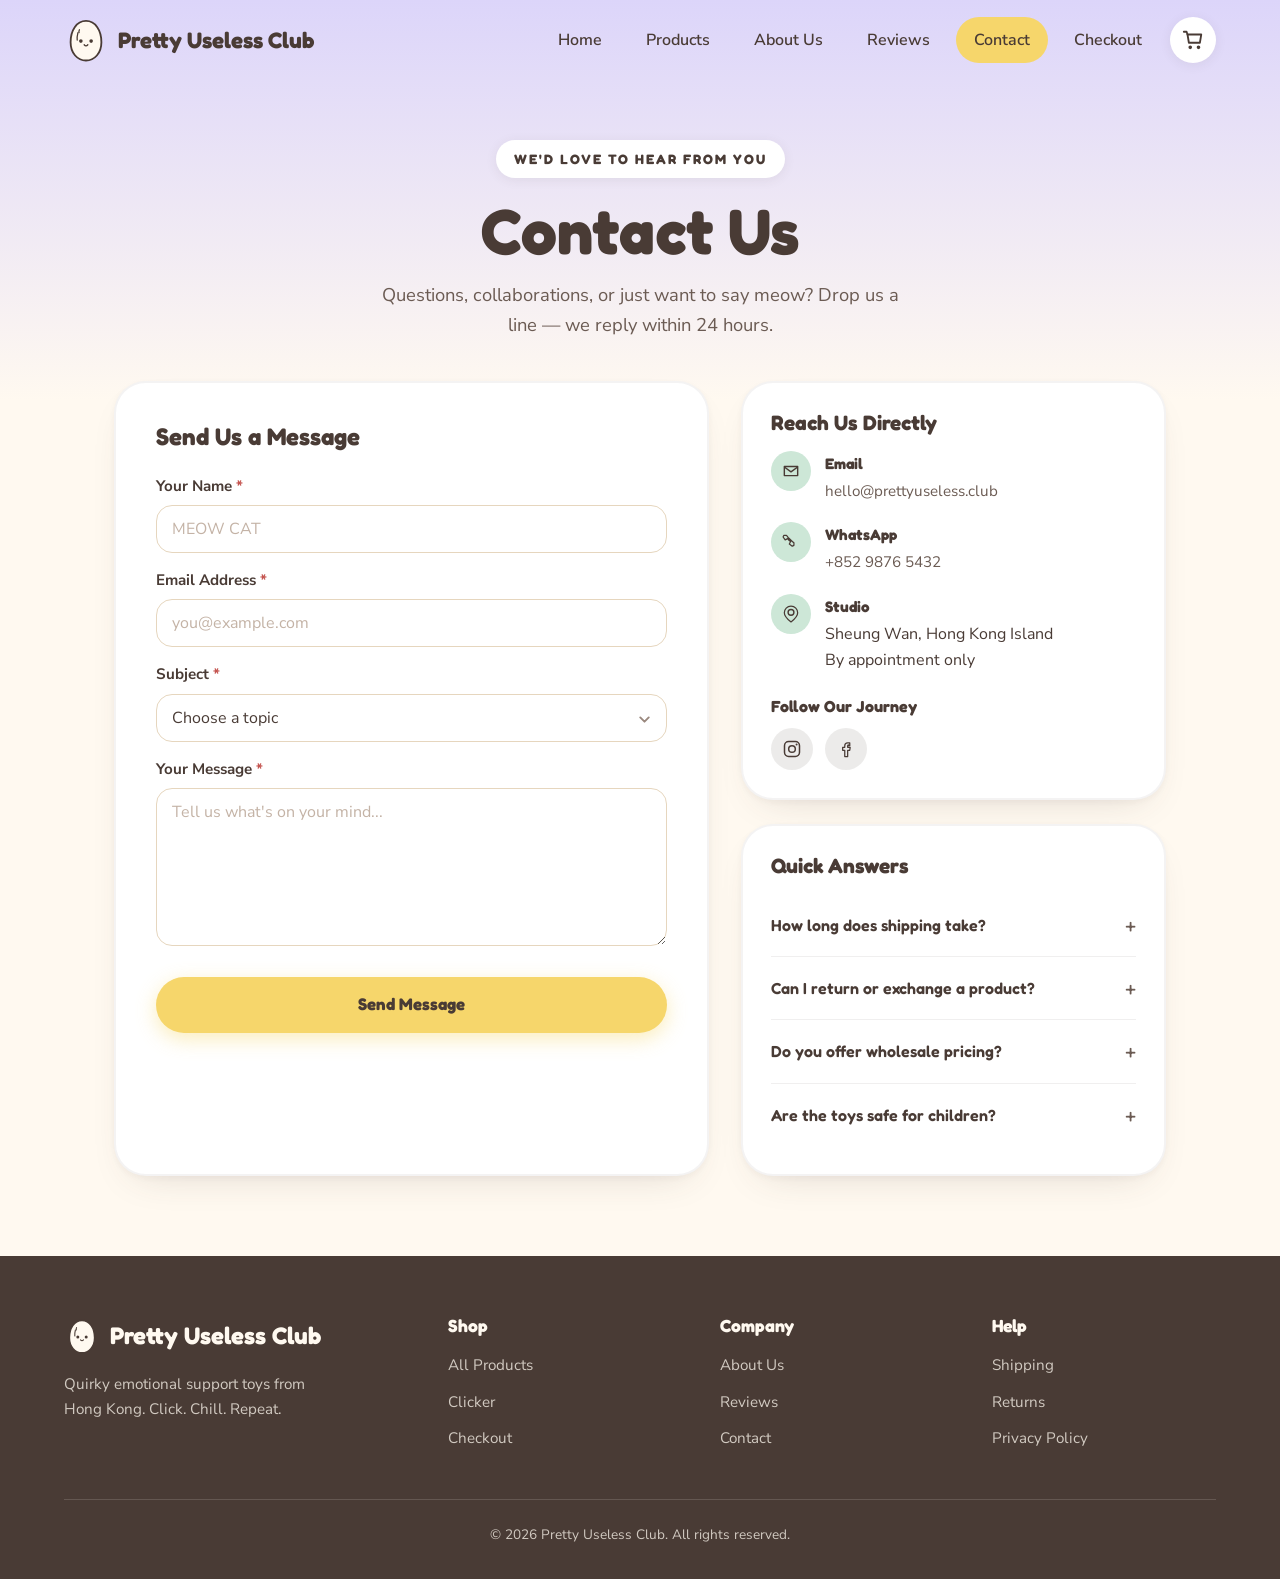
<file: contact.html>
<!DOCTYPE html>
<html lang="en">
<head>
<meta charset="UTF-8">
<meta name="viewport" content="width=device-width, initial-scale=1.0">
<title>Contact Us — Pretty Useless Club</title>
<meta name="description" content="Get in touch with Pretty Useless Club — questions, collaborations, or just to say meow.">

<link rel="preconnect" href="https://fonts.googleapis.com">
<link rel="preconnect" href="https://fonts.gstatic.com" crossorigin>
<link rel="icon" type="image/png" href="logo.png">
<link rel="stylesheet" href="style.css">
<link rel="stylesheet" href="checkout.css">
</head>
<body>

<!-- ══════════ SHARED SVG SYMBOLS ══════════ -->
<svg xmlns="http://www.w3.org/2000/svg" style="display:none" aria-hidden="true">
  <symbol id="egg-mascot" viewBox="0 0 100 120">
    <path d="M50 8 C 76 8, 92 34, 92 66 C 92 96, 73 116, 50 116 C 27 116, 8 96, 8 66 C 8 34, 24 8, 50 8 Z" fill="#FFF9F0" stroke="#493B35" stroke-linecap="round" stroke-linejoin="round" stroke-width="5"/>
    <circle cx="36" cy="63" fill="#493B35" r="5"/>
    <circle cx="64" cy="63" fill="#493B35" r="5"/>
    <path d="M 45 73 Q 50 79 55 73" fill="none" stroke="#493B35" stroke-linecap="round" stroke-width="3.5"/>
    <path d="M 28 40 Q 25 52 26 60" fill="none" stroke="#493B35" stroke-linecap="round" stroke-width="3.5"/>
    <path d="M 32 32 Q 30 36 31 40" fill="none" stroke="#493B35" stroke-linecap="round" stroke-width="3.5"/>
  </symbol>
</svg>

<!-- ══════════ NAVIGATION ══════════ -->
<nav id="navbar">
  <div class="nav-container">
    <a class="nav-logo" href="index.html" aria-label="Pretty Useless Club home">
      <svg class="nav-logo-img" viewBox="0 0 100 120" aria-hidden="true"><use href="#egg-mascot"></use></svg>
      <span>Pretty Useless Club</span>
    </a>
    <div class="nav-actions">
      <ul class="nav-links" id="navLinks">
        <li><a href="index.html">Home</a></li>
        <li><a href="products.html">Products</a></li>
        <li><a href="about.html">About Us</a></li>
        <li><a href="reviews.html">Reviews</a></li>
        <li><a class="active" href="contact.html">Contact</a></li>
        <li><a href="checkout.html">Checkout</a></li>
      </ul>
      <button class="cart-btn" id="cartBtn" aria-label="Shopping cart">
        <svg width="22" height="22" viewBox="0 0 24 24" fill="none" stroke="currentColor" stroke-width="2" stroke-linecap="round" stroke-linejoin="round">
          <path d="M6 6h15l-1.5 9h-12z"/><circle cx="9" cy="20" r="1"/><circle cx="18" cy="20" r="1"/><path d="M6 6L5 3H2"/>
        </svg>
        <span class="cart-count" id="cartCountNav">0</span>
      </button>
      <button class="nav-toggle" id="navToggle" aria-label="Toggle menu" aria-expanded="false" aria-controls="navLinks">
        <svg width="24" height="24" viewBox="0 0 24 24" fill="none" stroke="currentColor" stroke-width="2" stroke-linecap="round">
          <line x1="3" x2="21" y1="6" y2="6"/><line x1="3" x2="21" y1="12" y2="12"/><line x1="3" x2="21" y1="18" y2="18"/>
        </svg>
      </button>
    </div>
  </div>
</nav>

<main>

  <!-- ══════════ PAGE HEADER ══════════ -->
  <header class="page-header">
    <span class="section-label">We'd Love to Hear From You</span>
    <h1>Contact Us</h1>
    <p>Questions, collaborations, or just want to say meow? Drop us a line — we reply within 24 hours.</p>
  </header>

  <div class="contact-layout container">

    <!-- ══════════ LEFT: CONTACT FORM ══════════ -->
    <section class="card contact-card reveal" style="padding:40px;">
      <h2 style="margin-bottom:24px;">Send Us a Message</h2>

      <form id="contactForm" novalidate>
        <div class="field">
          <label class="field__label" for="cName">Your Name <span class="req" aria-hidden="true">*</span></label>
          <input class="input" type="text" id="cName" name="name" placeholder="MEOW CAT" required>
          <p class="field__err" id="cNameErr" role="alert"></p>
        </div>

        <div class="field">
          <label class="field__label" for="cEmail">Email Address <span class="req" aria-hidden="true">*</span></label>
          <input class="input" type="email" id="cEmail" name="email" placeholder="you@example.com" required>
          <p class="field__err" id="cEmailErr" role="alert"></p>
        </div>

        <div class="field">
          <label class="field__label" for="cSubject">Subject <span class="req" aria-hidden="true">*</span></label>
          <div class="select-wrap">
            <select class="input select" id="cSubject" name="subject" required>
              <option value="">Choose a topic</option>
              <option value="order">Order Enquiry</option>
              <option value="shipping">Shipping &amp; Delivery</option>
              <option value="product">Product Question</option>
              <option value="collab">Collaboration / Wholesale</option>
              <option value="press">Press &amp; Media</option>
              <option value="other">Something Else</option>
            </select>
            <span class="select-wrap__chev" aria-hidden="true">
              <svg viewBox="0 0 16 16" fill="none"><path d="m4 6.5 4 4 4-4" stroke="currentColor" stroke-width="1.8" stroke-linecap="round" stroke-linejoin="round"/></svg>
            </span>
          </div>
          <p class="field__err" id="cSubjectErr" role="alert"></p>
        </div>

        <div class="field">
          <label class="field__label" for="cMessage">Your Message <span class="req" aria-hidden="true">*</span></label>
          <textarea class="input" id="cMessage" name="message" rows="6" placeholder="Tell us what's on your mind..." required style="resize:vertical;min-height:140px;"></textarea>
          <p class="field__err" id="cMessageErr" role="alert"></p>
        </div>

        <button type="submit" class="btn btn-primary btn--block" style="margin-top:8px;">Send Message</button>
      </form>
    </section>

    <!-- ══════════ RIGHT: CONTACT INFO ══════════ -->
    <aside class="contact-side reveal reveal-delay-1">

      <!-- Quick contacts -->
      <div class="card" style="padding:28px;">
        <h2 style="font-size:1.3rem;margin-bottom:16px;">Reach Us Directly</h2>
        <ul class="contact-info">
          <li>
            <span class="contact-info__icon" aria-hidden="true">
              <svg viewBox="0 0 24 24" fill="none" width="20" height="20"><path d="M4 6.5h16v11H4z" stroke="currentColor" stroke-width="1.7" stroke-linejoin="round"/><path d="M4 7.2 12 13l8-5.8" stroke="currentColor" stroke-width="1.7" stroke-linejoin="round"/></svg>
            </span>
            <div>
              <strong>Email</strong>
              <a href="mailto:hello@prettyuseless.club">hello@prettyuseless.club</a>
            </div>
          </li>
          <li>
            <span class="contact-info__icon" aria-hidden="true">
              <svg viewBox="0 0 24 24" fill="none" width="20" height="20"><path d="M6.5 4h-3l-1 2 2.5 3.5 3-1.5c1 1.5 2 2.5 3.5 3.5l-1.5 3 3.5 2.5 2-1v-3c-2-1.5-4-3.5-6-5.5S8.5 6 6.5 4Z" stroke="currentColor" stroke-width="1.5" stroke-linejoin="round"/></svg>
            </span>
            <div>
              <strong>WhatsApp</strong>
              <a href="#">+852 9876 5432</a>
            </div>
          </li>
          <li>
            <span class="contact-info__icon" aria-hidden="true">
              <svg viewBox="0 0 24 24" fill="none" width="20" height="20"><circle cx="12" cy="10" r="3.5" stroke="currentColor" stroke-width="1.7"/><path d="M12 2.5C7.3 2.5 4 6.2 4 10.5c0 4.5 6 9.5 8 11 2-1.5 8-6.5 8-11 0-4.3-3.3-8-8-8Z" stroke="currentColor" stroke-width="1.5" stroke-linejoin="round"/></svg>
            </span>
            <div>
              <strong>Studio</strong>
              <span>Sheung Wan, Hong Kong Island<br>By appointment only</span>
            </div>
          </li>
        </ul>

        <!-- Social -->
        <div class="contact-social">
          <h3>Follow Our Journey</h3>
          <div class="social-links">
            <a class="social-link" href="https://www.instagram.com/prettyuseless.club/?hl=en" target="_blank" rel="noopener" aria-label="Instagram" style="background:rgba(73,59,53,0.1);color:var(--color-cocoa);">
              <svg viewBox="0 0 24 24" fill="none" width="20" height="20"><rect x="3" y="3" width="18" height="18" rx="5" stroke="currentColor" stroke-width="1.8"/><circle cx="12" cy="12" r="4" stroke="currentColor" stroke-width="1.8"/><circle cx="17.5" cy="6.5" r="1.2" fill="currentColor"/></svg>
            </a>
            <a class="social-link" href="https://share.google/qZFhsxUus5KDBQYdQ" target="_blank" rel="noopener" aria-label="Facebook" style="background:rgba(73,59,53,0.1);color:var(--color-cocoa);">
              <svg viewBox="0 0 24 24" fill="none" width="20" height="20"><path d="M14 8h2.5V4.5H14c-2 0-3.5 1.5-3.5 3.5V10H8v3.5h2.5V21H14v-7.5h2.5L17 10h-3V8.2c0-.7.5-1.2 1-1.2Z" stroke="currentColor" stroke-width="1.5" stroke-linejoin="round"/></svg>
            </a>
          </div>
        </div>
      </div>

      <!-- FAQ -->
      <div class="card" style="padding:28px;">
        <h2 style="font-size:1.3rem;margin-bottom:16px;">Quick Answers</h2>
        <details class="faq-item">
          <summary>How long does shipping take?</summary>
          <p>Orders ship within 3–5 business days. Hong Kong delivery takes 2–3 days; international 7–14 days depending on destination.</p>
        </details>
        <details class="faq-item">
          <summary>Can I return or exchange a product?</summary>
          <p>Yes! Unused items in original packaging can be returned within 14 days for a full refund. <a href="#">See our returns policy</a>.</p>
        </details>
        <details class="faq-item">
          <summary>Do you offer wholesale pricing?</summary>
          <p>We partner with select retailers. Choose "Collaboration / Wholesale" in the subject above and tell us about your shop.</p>
        </details>
        <details class="faq-item">
          <summary>Are the toys safe for children?</summary>
          <p>Our clickers are designed as emotional support toys for ages 14+. They contain small parts and are not suitable for young children.</p>
        </details>
      </div>

    </aside>

  </div>
</main>

<!-- ══════════ FOOTER ══════════ -->
<footer class="site-footer">
  <div class="container">
    <div class="footer-grid">
      <div class="footer-about">
        <span class="footer-brand">
          <svg viewBox="0 0 100 120" aria-hidden="true"><use href="#egg-mascot"></use></svg>
          Pretty Useless Club
        </span>
        <p>Quirky emotional support toys from Hong Kong. Click. Chill. Repeat.</p>
      </div>
      <div class="footer-links">
        <h4>Shop</h4>
        <ul>
          <li><a href="products.html">All Products</a></li>
          <li><a href="index.html#clicker">Clicker</a></li>
          <li><a href="checkout.html">Checkout</a></li>
        </ul>
      </div>
      <div class="footer-links">
        <h4>Company</h4>
        <ul>
          <li><a href="about.html">About Us</a></li>
          <li><a href="reviews.html">Reviews</a></li>
          <li><a href="contact.html">Contact</a></li>
        </ul>
      </div>
      <div class="footer-links">
        <h4>Help</h4>
        <ul>
          <li><a href="#">Shipping</a></li>
          <li><a href="#">Returns</a></li>
          <li><a href="#">Privacy Policy</a></li>
        </ul>
      </div>
    </div>
    <div class="footer-bottom">© 2026 Pretty Useless Club. All rights reserved.</div>
  </div>
</footer>

<!-- ══════════ TOAST ══════════ -->
<div class="toast" id="toast" role="status" aria-live="polite" hidden>
  <span class="toast__icon" id="toastIcon">🐾</span>
  <span class="toast__msg" id="toastMsg"></span>
</div>

<script src="cart-store.js"></script>
<script>
// Contact form validation + submit
(function () {
  'use strict';
  const $ = s => document.querySelector(s);
  const toast = (msg) => {
    const el = $('#toast');
    if (!el) return;
    $('#toastMsg').textContent = msg;
    $('#toastIcon').textContent = '🐾';
    el.hidden = false;
    requestAnimationFrame(() => el.classList.add('is-open'));
    setTimeout(() => { el.classList.remove('is-open'); setTimeout(() => { el.hidden = true; }, 320); }, 3000);
  };

  const EMAIL_RE = /^[^\s@]+@[^\s@]+\.[^\s@]{2,}$/;
  function setErr(id, msg) {
    const input = $('#' + id);
    const err = $('#' + id + 'Err');
    const field = input.closest('.field');
    if (msg) { field.classList.add('has-error'); if (err) err.textContent = msg; input.setAttribute('aria-invalid', 'true'); }
    else { field.classList.remove('has-error'); if (err) err.textContent = ''; input.removeAttribute('aria-invalid'); }
  }

  $('#contactForm').addEventListener('submit', (e) => {
    e.preventDefault();
    let bad = null;
    const mark = (id, msg) => { setErr(id, msg); if (msg && !bad) bad = $('#' + id); };

    const name = $('#cName').value.trim();
    mark('cName', name ? '' : 'Please enter your name');

    const email = $('#cEmail').value.trim();
    if (!email) mark('cEmail', 'Please enter your email');
    else if (!EMAIL_RE.test(email)) mark('cEmail', 'That email doesn\'t look right');
    else mark('cEmail', '');

    const subject = $('#cSubject').value;
    mark('cSubject', subject ? '' : 'Please choose a topic');

    const msg2 = $('#cMessage').value.trim();
    if (!msg2) mark('cMessage', 'Please write a message');
    else if (msg2.length < 10) mark('cMessage', 'Tell us a bit more (at least 10 characters)');
    else mark('cMessage', '');

    if (bad) { bad.focus(); bad.classList.add('is-shake'); setTimeout(() => bad.classList.remove('is-shake'), 500); return; }

    // Simulate success
    $('#contactForm').reset();
    toast('Message sent! We\'ll get back to you within 24 hours. 🐱');
  });

  // Clear error on input
  document.querySelectorAll('#contactForm .input').forEach(input => {
    input.addEventListener('input', () => {
      const field = input.closest('.field');
      if (field && field.classList.contains('has-error')) {
        field.classList.remove('has-error');
        const err = field.querySelector('.field__err');
        if (err) err.textContent = '';
      }
    });
  });
})();
</script>
<script src="main.js"></script>
</body>
</html>
</file>
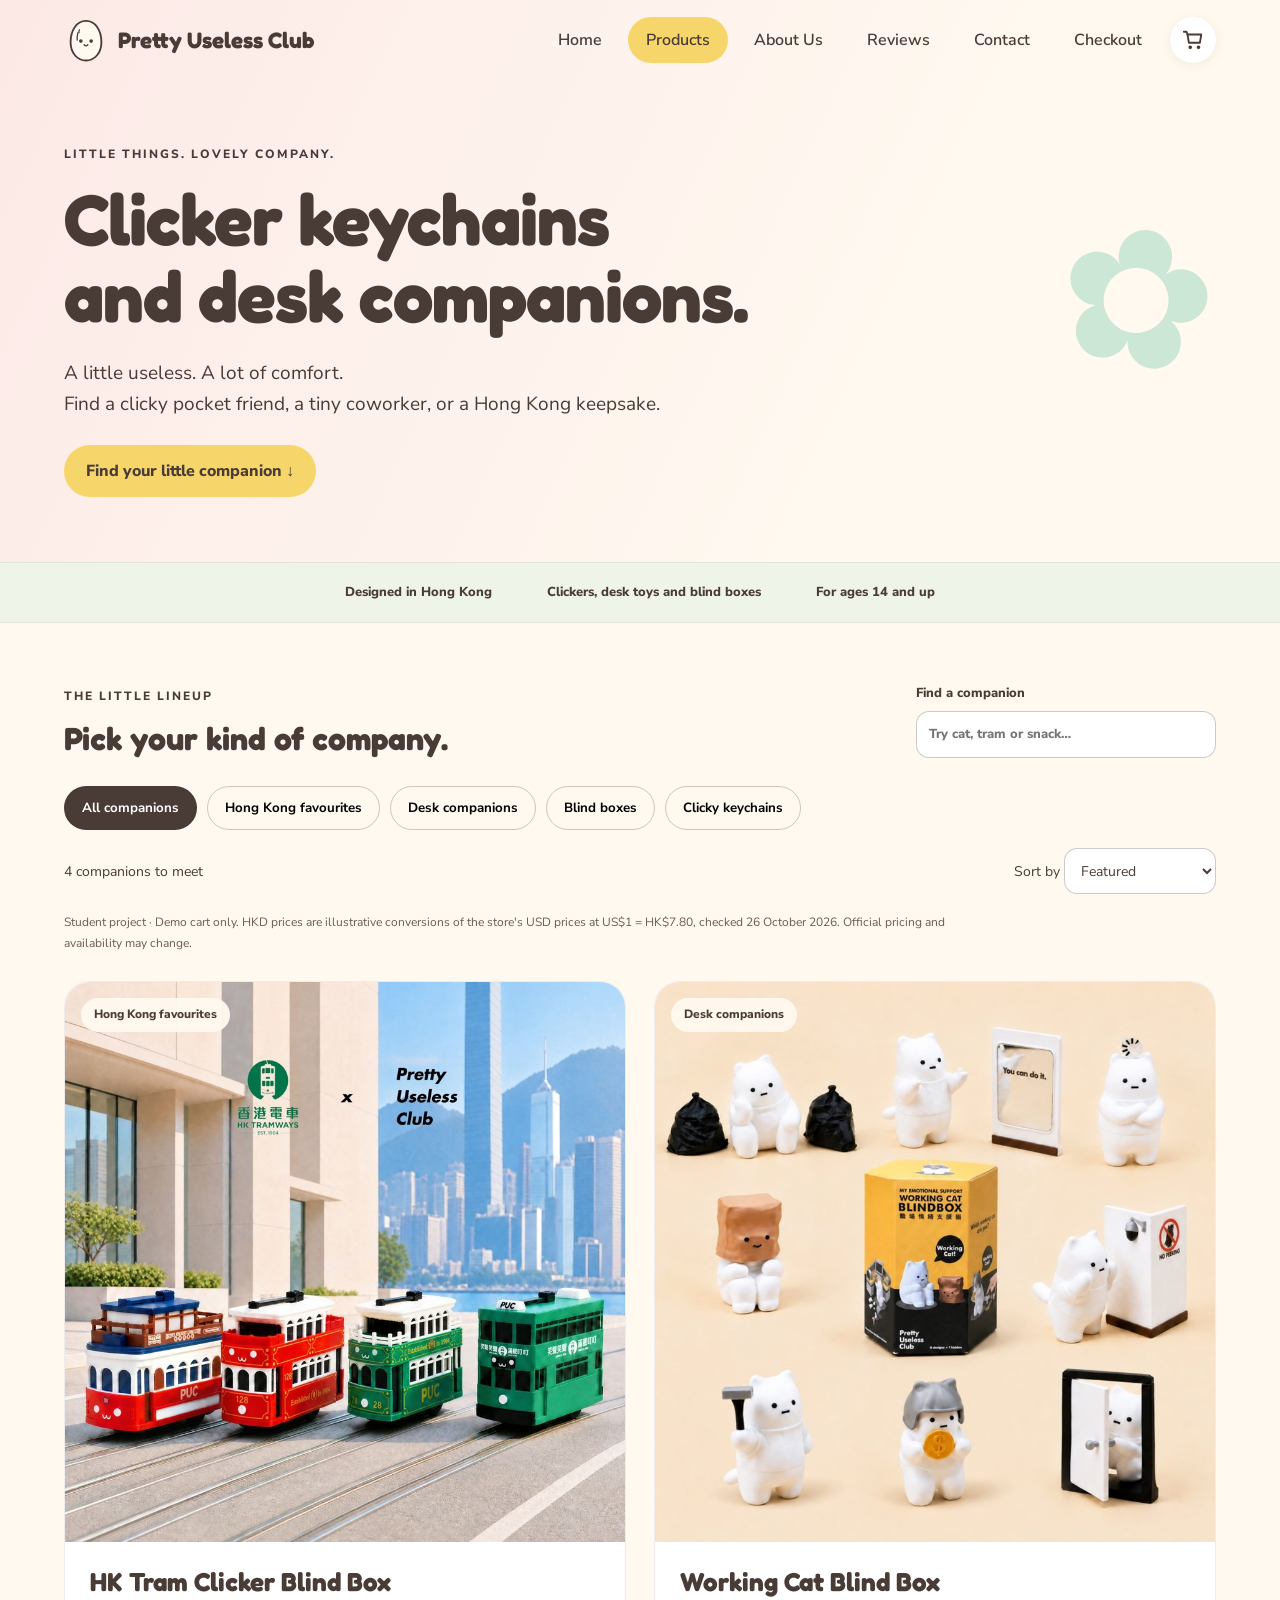
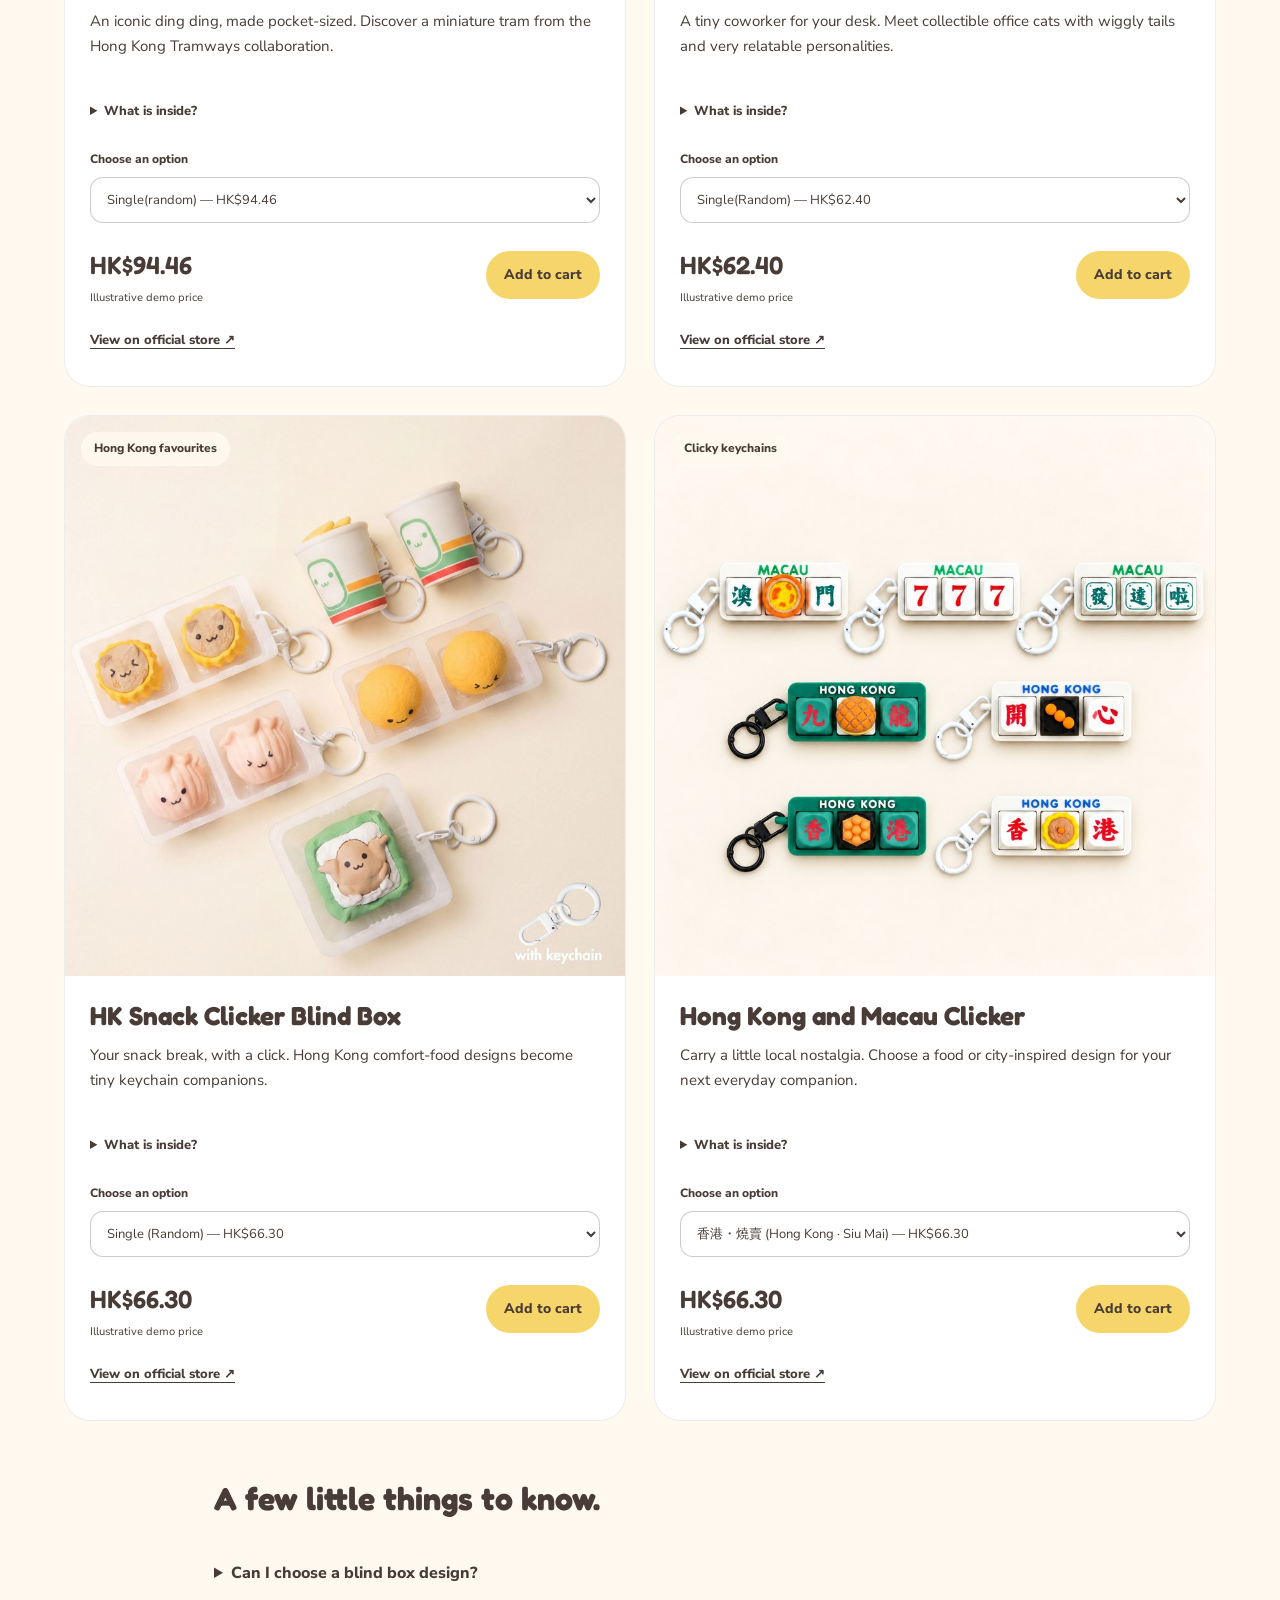
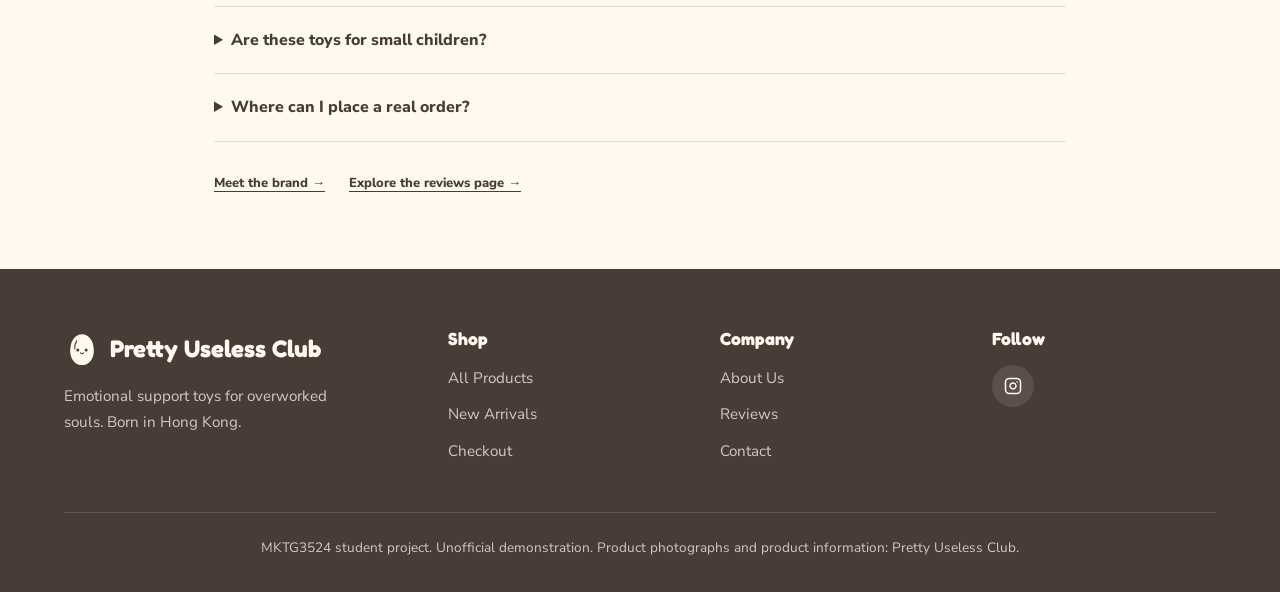
<file: products.html>
<!doctype html>
<html lang="en">
<head>
<meta charset="utf-8">
<meta name="viewport" content="width=device-width,initial-scale=1">
<title>Clicker Keychains and Desk Toys | Pretty Useless Club</title>
<meta name="description" content="Explore Hong Kong inspired clicker keychains, Working Cat desk toys and collectible blind boxes in this Pretty Useless Club student project.">
<link rel="icon" type="image/png" href="logo.png">
<link rel="stylesheet" href="style.css">
<link rel="stylesheet" href="products.css">
<script src="cart-store.js" defer></script>
<script src="products.js" defer></script>
<style>
  /* Deep-link target: scroll offset under fixed nav + highlight pulse */
  .shop-card{scroll-margin-top:calc(var(--nav-height,80px) + 24px)}
  @keyframes cardHighlight{
    0%{box-shadow:0 0 0 0 rgba(246,214,107,.7)}
    50%{box-shadow:0 0 0 8px rgba(246,214,107,.45)}
    100%{box-shadow:0 0 0 0 rgba(246,214,107,0)}
  }
  .shop-card--highlight{animation:cardHighlight 1.6s ease-out 2;border:2px solid #E4C04B!important}
</style>
</head>
<body class="products-page">

<!-- Shared SVG mascot -->
<svg xmlns="http://www.w3.org/2000/svg" style="display:none" aria-hidden="true">
  <symbol id="egg-mascot" viewBox="0 0 100 120">
    <path d="M50 8 C 76 8, 92 34, 92 66 C 92 96, 73 116, 50 116 C 27 116, 8 96, 8 66 C 8 34, 24 8, 50 8 Z" fill="#FFF9F0" stroke="#493B35" stroke-linecap="round" stroke-linejoin="round" stroke-width="5"/>
    <circle cx="36" cy="63" fill="#493B35" r="5"/>
    <circle cx="64" cy="63" fill="#493B35" r="5"/>
    <path d="M 45 73 Q 50 79 55 73" fill="none" stroke="#493B35" stroke-linecap="round" stroke-width="3.5"/>
    <path d="M 28 40 Q 25 52 26 60" fill="none" stroke="#493B35" stroke-linecap="round" stroke-width="3.5"/>
    <path d="M 32 32 Q 30 36 31 40" fill="none" stroke="#493B35" stroke-linecap="round" stroke-width="3.5"/>
  </symbol>
</svg>

<a class="skip" href="#main">Skip to products</a>

<!-- ==================== NAVIGATION (shared) ==================== -->
<nav id="navbar" aria-label="Main navigation">
  <div class="nav-container">
    <a class="nav-logo" href="index.html" aria-label="Pretty Useless Club home">
      <svg class="nav-logo-img" viewBox="0 0 100 120" aria-hidden="true"><use href="#egg-mascot"></use></svg>
      <span>Pretty Useless Club</span>
    </a>
    <div class="nav-actions">
      <ul class="nav-links" id="navLinks">
        <li><a href="index.html">Home</a></li>
        <li><a href="products.html" class="active" aria-current="page">Products</a></li>
        <li><a href="about.html">About Us</a></li>
        <li><a href="reviews.html">Reviews</a></li>
        <li><a href="contact.html">Contact</a></li>
        <li><a href="checkout.html">Checkout</a></li>
      </ul>
      <button class="cart-btn" id="cartBtn" type="button" aria-label="Open demo shopping cart">
        <svg fill="none" height="22" stroke="currentColor" stroke-linecap="round" stroke-linejoin="round" stroke-width="2" viewBox="0 0 24 24" width="22">
          <path d="M6 6h15l-1.5 9h-12z"/>
          <circle cx="9" cy="20" r="1"/>
          <circle cx="18" cy="20" r="1"/>
          <path d="M6 6L5 3H2"/>
        </svg>
        <span class="cart-count" id="cartCount">0</span>
      </button>
      <button class="nav-toggle" id="navToggle" aria-expanded="false" aria-controls="navLinks" aria-label="Toggle menu" type="button">
        <svg fill="none" height="24" stroke="currentColor" stroke-linecap="round" stroke-width="2" viewBox="0 0 24 24" width="24">
          <line x1="3" x2="21" y1="6" y2="6"/>
          <line x1="3" x2="21" y1="12" y2="12"/>
          <line x1="3" x2="21" y1="18" y2="18"/>
        </svg>
      </button>
    </div>
  </div>
</nav>

<main id="main">
  <header class="shop-hero">
    <div class="container">
      <p class="eyebrow">LITTLE THINGS. LOVELY COMPANY.</p>
      <h1>Clicker keychains<br>and desk companions.</h1>
      <p class="intro">A little useless. A lot of comfort.<br>Find a clicky pocket friend, a tiny coworker, or a Hong Kong keepsake.</p>
      <a class="hero-cta" href="#catalogue">Find your little companion ↓</a>
      <span class="hero-flower" aria-hidden="true">✿</span>
    </div>
  </header>

  <div class="shop-trust">
    <span>Designed in Hong Kong</span>
    <span>Clickers, desk toys and blind boxes</span>
    <span>For ages 14 and up</span>
  </div>

  <section id="catalogue" class="container catalogue" aria-label="Product catalogue">
    <div class="catalogue-top">
      <div>
        <p class="eyebrow">THE LITTLE LINEUP</p>
        <h2>Pick your kind of company.</h2>
      </div>
      <label class="search-label" for="search">Find a companion
        <input type="search" id="search" placeholder="Try cat, tram or snack…">
      </label>
    </div>

    <div class="filters" role="group" aria-label="Filter products">
      <button type="button" data-filter="all" aria-pressed="true">All companions</button>
      <button type="button" data-filter="Hong Kong favourites" aria-pressed="false">Hong Kong favourites</button>
      <button type="button" data-filter="Desk companions" aria-pressed="false">Desk companions</button>
      <button type="button" data-filter="Blind boxes" aria-pressed="false">Blind boxes</button>
      <button type="button" data-filter="Clicky keychains" aria-pressed="false">Clicky keychains</button>
    </div>

    <div class="catalogue-meta">
      <p id="resultCount" role="status">4 companions to meet</p>
      <label for="sort">Sort by
        <select id="sort">
          <option value="featured">Featured</option>
          <option value="low">Price low to high</option>
          <option value="high">Price high to low</option>
        </select>
      </label>
    </div>

    <p class="demo-note">Student project · Demo cart only. HKD prices are illustrative conversions of the store's USD prices at US$1 = HK$7.80, checked 26 October 2026. Official pricing and availability may change.</p>

    <div class="shop-grid" id="productGrid">

      <article class="shop-card" id="product-tram" data-product="tram" data-category="Hong Kong favourites Blind boxes" data-search="HK Tram Clicker Blind Box An iconic ding ding, made pocket-sized. Discover a miniature tram from the Hong Kong Tramways collaboration. Hong Kong favourites">
        <div class="photo"><img src="assets/tram.jpg" alt="Hong Kong Tramways miniature clicker collection" width="900" height="900" fetchpriority="high"><span>Hong Kong favourites</span></div>
        <div class="card-body">
          <h2>HK Tram Clicker Blind Box</h2>
          <p class="description">An iconic ding ding, made pocket-sized. Discover a miniature tram from the Hong Kong Tramways collaboration.</p>
          <details><summary>What is inside?</summary><p>Single box: one random design. Four-box set: no duplicates. A hidden edition is not guaranteed. Pre-order: check current dispatch details on the official store.</p></details>
          <label for="variant-tram">Choose an option</label>
          <select id="variant-tram">
            <option value="0">Single(random) — HK$94.46</option>
            <option value="1">Full Set(4 boxes) — HK$377.68</option>
          </select>
          <div class="buy-row">
            <p class="price" id="price-tram">HK$94.46<small>Illustrative demo price</small></p>
            <button class="shop-add" data-id="tram" type="button" aria-label="Add HK Tram Clicker Blind Box to demo cart">Add to cart</button>
          </div>
          <a class="official" href="https://www.prettyuseless.club/products/my-emotional-support-hk-tram-clicker-blind-box-香港電車-clicker-盲盒" target="_blank" rel="noopener">View on official store ↗</a>
        </div>
      </article>

      <article class="shop-card" id="product-workcat" data-product="workcat" data-category="Desk companions Blind boxes" data-search="Working Cat Blind Box A tiny coworker for your desk. Meet collectible office cats with wiggly tails and very relatable personalities. Desk companions">
        <div class="photo"><img src="assets/workcat.jpg" alt="Working Cat collectible office cat figures and packaging" width="900" height="900" loading="lazy"><span>Desk companions</span></div>
        <div class="card-body">
          <h2>Working Cat Blind Box</h2>
          <p class="description">A tiny coworker for your desk. Meet collectible office cats with wiggly tails and very relatable personalities.</p>
          <details><summary>What is inside?</summary><p>Single box: one random cat. Full set: eight toys. A hidden edition is not guaranteed.</p></details>
          <label for="variant-workcat">Choose an option</label>
          <select id="variant-workcat">
            <option value="0">Single(Random) — HK$62.40</option>
            <option value="1">Full set(8 toys) — HK$499.20</option>
          </select>
          <div class="buy-row">
            <p class="price" id="price-workcat">HK$62.40<small>Illustrative demo price</small></p>
            <button class="shop-add" data-id="workcat" type="button" aria-label="Add Working Cat Blind Box to demo cart">Add to cart</button>
          </div>
          <a class="official" href="https://www.prettyuseless.club/products/my-emotional-support-working-cat-blind-box" target="_blank" rel="noopener">View on official store ↗</a>
        </div>
      </article>

      <article class="shop-card" id="product-snack" data-product="snack" data-category="Hong Kong favourites Blind boxes" data-search="HK Snack Clicker Blind Box Your snack break, with a click. Hong Kong comfort-food designs become tiny keychain companions. Hong Kong favourites">
        <div class="photo"><img src="assets/snack.jpg" alt="Hong Kong snack themed clicker keychains" width="900" height="900" loading="lazy"><span>Hong Kong favourites</span></div>
        <div class="card-body">
          <h2>HK Snack Clicker Blind Box</h2>
          <p class="description">Your snack break, with a click. Hong Kong comfort-food designs become tiny keychain companions.</p>
          <details><summary>What is inside?</summary><p>Single box: one random snack. Full set: six toys. A hidden edition is not guaranteed.</p></details>
          <label for="variant-snack">Choose an option</label>
          <select id="variant-snack">
            <option value="0">Single (Random) — HK$66.30</option>
            <option value="1">Full Set (6 Toy) — HK$374.40</option>
          </select>
          <div class="buy-row">
            <p class="price" id="price-snack">HK$66.30<small>Illustrative demo price</small></p>
            <button class="shop-add" data-id="snack" type="button" aria-label="Add HK Snack Clicker Blind Box to demo cart">Add to cart</button>
          </div>
          <a class="official" href="https://www.prettyuseless.club/products/emotional-support-hk-snack-clicker-blindbox" target="_blank" rel="noopener">View on official store ↗</a>
        </div>
      </article>

      <article class="shop-card" data-product="clicker" data-category="Clicky keychains" data-search="Hong Kong and Macau Clicker Carry a little local nostalgia. Choose a food or city-inspired design for your next everyday companion. Clicky keychains">
        <div class="photo"><img src="assets/clicker.jpg" alt="Hong Kong and Macau food and city themed clickers" width="900" height="900" loading="lazy"><span>Clicky keychains</span></div>
        <div class="card-body">
          <h2>Hong Kong and Macau Clicker</h2>
          <p class="description">Carry a little local nostalgia. Choose a food or city-inspired design for your next everyday companion.</p>
          <details><summary>What is inside?</summary><p>Choose your design before adding it. This collection offers named designs rather than a random blind box.</p></details>
          <label for="variant-clicker">Choose an option</label>
          <select id="variant-clicker">
            <option value="0">香港・燒賣 (Hong Kong · Siu Mai) — HK$66.30</option>
            <option value="1">開心・咖喱魚蛋 (Happy · Curry Fish Balls) — HK$66.30</option>
            <option value="2">九龍・菠蘿油(Kowloon · Pineapple Bun with Butter) — HK$66.30</option>
            <option value="3">香港・雞蛋仔 (Hong Kong · Egg Waffle) — HK$66.30</option>
            <option value="4">澳門・葡撻 (Macau · Portuguese Egg Tart) — HK$66.30</option>
            <option value="5">澳門・777(Macau · 777) — HK$66.30</option>
            <option value="6">澳門・發達啦(Macau · Get Rich!) — HK$66.30</option>
          </select>
          <div class="buy-row">
            <p class="price" id="price-clicker">HK$66.30<small>Illustrative demo price</small></p>
            <button class="shop-add" data-id="clicker" type="button" aria-label="Add Hong Kong and Macau Clicker to demo cart">Add to cart</button>
          </div>
          <a class="official" href="https://www.prettyuseless.club/products/emotional-support-hongkong-macau-clicker-香港-澳門特色解壓按鈕" target="_blank" rel="noopener">View on official store ↗</a>
        </div>
      </article>

    </div>

    <div id="empty" hidden>
      <h2>No companions found yet.</h2>
      <p>Try another word or see the whole lineup.</p>
      <button type="button" id="reset">Show all companions</button>
    </div>
    <noscript><p>Enable JavaScript for filters and the demo cart. Product information and official store links remain available.</p></noscript>
  </section>

  <section class="shop-help container">
    <h2>A few little things to know.</h2>
    <details><summary>Can I choose a blind box design?</summary><p>Single blind boxes contain a random design. Set contents differ by series, and a hidden edition is not guaranteed. Choose a named design from the Hong Kong and Macau Clicker collection if you prefer to know what you will receive.</p></details>
    <details><summary>Are these toys for small children?</summary><p>The brand specifies ages 14 and up. They are not for small children or chewing.</p></details>
    <details><summary>Where can I place a real order?</summary><p>This is a student website with a demonstration cart. Use the official store links for current prices, stock, shipping and real orders. Product-specific dispatch notices take precedence over general shipping information.</p></details>
    <a class="official" href="about.html">Meet the brand →</a>
    <a class="official" href="reviews.html">Explore the reviews page →</a>
  </section>
</main>

<!-- ==================== SHARED FOOTER ==================== -->
<footer class="site-footer">
  <div class="container">
    <div class="footer-grid">
      <div class="footer-about">
        <a class="footer-brand" href="index.html">
          <svg aria-hidden="true" viewBox="0 0 100 120"><use href="#egg-mascot"></use></svg>
          Pretty Useless Club
        </a>
        <p>Emotional support toys for overworked souls. Born in Hong Kong.</p>
      </div>
      <div class="footer-links">
        <h4>Shop</h4>
        <ul>
          <li><a href="products.html">All Products</a></li>
          <li><a href="products.html">New Arrivals</a></li>
          <li><a href="checkout.html">Checkout</a></li>
        </ul>
      </div>
      <div class="footer-links">
        <h4>Company</h4>
        <ul>
          <li><a href="about.html">About Us</a></li>
          <li><a href="reviews.html">Reviews</a></li>
          <li><a href="contact.html">Contact</a></li>
        </ul>
      </div>
      <div class="footer-social">
        <h4>Follow</h4>
        <div class="social-links">
          <a aria-label="Instagram" class="social-link" href="https://www.instagram.com/prettyuseless.club/?hl=en" target="_blank" rel="noopener">
            <svg fill="none" height="18" stroke="currentColor" stroke-linecap="round" stroke-linejoin="round" stroke-width="2" viewBox="0 0 24 24" width="18">
              <rect height="20" rx="5" ry="5" width="20" x="2" y="2"/>
              <path d="M16 11.37A4 4 0 1 1 12.63 8 4 4 0 0 1 16 11.37z"/>
              <line x1="17.5" x2="17.51" y1="6.5" y2="6.5"/>
            </svg>
          </a>
        </div>
      </div>
    </div>
    <div class="footer-bottom">
      <p>MKTG3524 student project. Unofficial demonstration. Product photographs and product information: Pretty Useless Club.</p>
    </div>
  </div>
</footer>

<!-- Cart dialog -->
<dialog id="cartDialog" aria-labelledby="cartTitle">
  <div class="dialog-top">
    <h2 id="cartTitle">Your little companions</h2>
    <button type="button" id="closeCart" aria-label="Close shopping cart">✕</button>
  </div>
  <p>Demo cart · No payment or order is processed.</p>
  <div id="cartItems"></div>
  <p class="cart-total">Subtotal <strong id="cartTotal">HK$0.00</strong></p>
  <p>Shipping and taxes are not calculated in this demo.</p>
  <a class="hero-cta" href="checkout.html">Continue to Checkout →</a>
</dialog>

<p class="toast" id="announcement" role="status" aria-live="polite"></p>
</body>
</html>
</file>
<file: style.css>
/* ==================== GOOGLE FONTS ==================== */
@import url('https://fonts.googleapis.com/css2?family=Fredoka:wght@400;500;600;700&family=Nunito+Sans:ital,opsz,wght@0,6..12,400;0,6..12,500;0,6..12,600;0,6..12,700;1,6..12,400&display=swap');

/* ==================== DESIGN TOKENS ==================== */
:root {
  --color-cream: #FFF9F0;
  --color-butter: #F6D66B;
  --color-butter-dark: #E4C04B;
  --color-blush: #F6C9D3;
  --color-lilac: #DCD5FA;
  --color-mint: #CDE7D7;
  --color-cocoa: #493B35;
  --color-cocoa-light: #6B5B53;
  --color-white: #FFFFFF;
  --color-shadow: rgba(73, 59, 53, 0.08);

  --font-heading: 'Fredoka', 'Trebuchet MS', sans-serif;
  --font-body: 'Nunito Sans', 'Segoe UI', sans-serif;

  --nav-height: 80px;
  --radius-sm: 16px;
  --radius-md: 24px;
  --radius-lg: 32px;
  --radius-xl: 48px;
  --radius-pill: 999px;

  --transition-fast: 0.2s ease;
  --transition-base: 0.3s ease;
  --transition-bounce: 0.35s cubic-bezier(0.34, 1.56, 0.64, 1);
}

/* ==================== RESET & BASE ==================== */
*, *::before, *::after {
  box-sizing: border-box;
  margin: 0;
  padding: 0;
}

html {
  scroll-behavior: smooth;
}

body {
  font-family: var(--font-body);
  color: var(--color-cocoa);
  background: var(--color-cream);
  line-height: 1.65;
  overflow-x: hidden;
  -webkit-font-smoothing: antialiased;
}

h1, h2, h3, h4, h5, h6 {
  font-family: var(--font-heading);
  font-weight: 700;
  line-height: 1.15;
  color: var(--color-cocoa);
}

a {
  text-decoration: none;
  color: inherit;
}

ul, ol {
  list-style: none;
}

button {
  font-family: inherit;
  cursor: pointer;
  border: none;
  background: none;
}

img {
  max-width: 100%;
  height: auto;
  display: block;
}

section {
  scroll-margin-top: var(--nav-height);
}

/* Focus styles for accessibility */
:focus-visible {
  outline: 3px solid var(--color-butter);
  outline-offset: 3px;
  border-radius: var(--radius-sm);
}

/* ==================== UTILITIES ==================== */
.container {
  width: 100%;
  max-width: 1200px;
  margin: 0 auto;
  padding: 0 24px;
}

.section-padding {
  padding: 100px 0;
}

@media (max-width: 768px) {
  .section-padding {
    padding: 70px 0;
  }
}

.text-center { text-align: center; }

/* Reveal animation utility */
.reveal {
  opacity: 0;
  transform: translateY(30px);
  transition: opacity 0.7s ease, transform 0.7s ease;
}

.reveal.active {
  opacity: 1;
  transform: translateY(0);
}

.reveal-delay-1 { transition-delay: 0.1s; }
.reveal-delay-2 { transition-delay: 0.2s; }
.reveal-delay-3 { transition-delay: 0.3s; }

/* ==================== NAVIGATION ==================== */
#navbar {
  position: fixed;
  top: 0;
  left: 0;
  right: 0;
  height: var(--nav-height);
  z-index: 1000;
  transition: background var(--transition-base), box-shadow var(--transition-base);
  background: transparent;
}

#navbar.scrolled {
  background: rgba(255, 249, 240, 0.96);
  backdrop-filter: blur(12px);
  -webkit-backdrop-filter: blur(12px);
  box-shadow: 0 2px 24px var(--color-shadow);
}

.nav-container {
  max-width: 1200px;
  margin: 0 auto;
  height: 100%;
  display: flex;
  align-items: center;
  justify-content: space-between;
  padding: 0 24px;
}

.nav-logo {
  display: flex;
  align-items: center;
  gap: 10px;
  font-family: var(--font-heading);
  font-weight: 700;
  font-size: 1.4rem;
  color: var(--color-cocoa);
}

.nav-logo-img {
  width: 44px;
  height: 44px;
  transition: transform var(--transition-base);
}

.nav-logo:hover .nav-logo-img {
  transform: rotate(-8deg) scale(1.1);
}

.nav-links {
  display: flex;
  align-items: center;
  gap: 8px;
}

.nav-links a {
  display: block;
  padding: 10px 18px;
  font-family: var(--font-body);
  font-weight: 600;
  font-size: 1rem;
  border-radius: var(--radius-pill);
  transition: background var(--transition-fast), color var(--transition-fast);
  color: var(--color-cocoa);
}

.nav-links a:hover,
.nav-links a.active {
  background: var(--color-butter);
  color: var(--color-cocoa);
}

.nav-actions {
  display: flex;
  align-items: center;
  gap: 10px;
}

.cart-btn {
  position: relative;
  display: flex;
  align-items: center;
  justify-content: center;
  width: 46px;
  height: 46px;
  border-radius: 50%;
  background: var(--color-white);
  color: var(--color-cocoa);
  box-shadow: 0 2px 12px var(--color-shadow);
  transition: transform var(--transition-fast), background var(--transition-fast);
}

.cart-btn:hover {
  transform: translateY(-2px);
  background: var(--color-lilac);
}

.cart-count {
  position: absolute;
  top: -4px;
  right: -4px;
  min-width: 20px;
  height: 20px;
  padding: 0 6px;
  font-family: var(--font-heading);
  font-weight: 700;
  font-size: 0.75rem;
  line-height: 20px;
  text-align: center;
  background: var(--color-blush);
  color: var(--color-cocoa);
  border-radius: var(--radius-pill);
  opacity: 0;
  transform: scale(0);
  transition: all var(--transition-bounce);
}

.cart-count.visible {
  opacity: 1;
  transform: scale(1);
}

.nav-toggle {
  display: none;
  width: 44px;
  height: 44px;
  border-radius: 50%;
  background: var(--color-white);
  color: var(--color-cocoa);
  box-shadow: 0 2px 12px var(--color-shadow);
  align-items: center;
  justify-content: center;
}

/* ==================== BUTTONS ==================== */
.btn {
  display: inline-flex;
  align-items: center;
  justify-content: center;
  gap: 10px;
  padding: 14px 32px;
  font-family: var(--font-heading);
  font-weight: 700;
  font-size: 1.05rem;
  border-radius: var(--radius-pill);
  transition: transform var(--transition-fast), box-shadow var(--transition-fast), background var(--transition-fast);
}

.btn:hover {
  transform: translateY(-3px);
}

.btn:active {
  transform: translateY(0);
}

.btn-primary {
  background: var(--color-butter);
  color: var(--color-cocoa);
  box-shadow: 0 6px 20px rgba(246, 214, 107, 0.45);
}

.btn-primary:hover {
  background: var(--color-butter-dark);
  box-shadow: 0 8px 28px rgba(246, 214, 107, 0.55);
}

.btn-secondary {
  background: var(--color-cocoa);
  color: var(--color-cream);
  box-shadow: 0 6px 20px rgba(73, 59, 53, 0.2);
}

.btn-secondary:hover {
  background: #3a2f2a;
  box-shadow: 0 8px 28px rgba(73, 59, 53, 0.3);
}

.btn-outline {
  background: transparent;
  color: var(--color-cocoa);
  border: 2px solid var(--color-cocoa);
}

.btn-outline:hover {
  background: var(--color-cocoa);
  color: var(--color-cream);
}

.btn-sm {
  padding: 10px 20px;
  font-size: 0.95rem;
}

/* ==================== PAGE HEADER ==================== */
.page-header {
  padding-top: calc(var(--nav-height) + 60px);
  padding-bottom: 60px;
  text-align: center;
  background: linear-gradient(180deg, var(--color-lilac) 0%, var(--color-cream) 100%);
  position: relative;
  overflow: hidden;
}

.page-header h1 {
  font-size: clamp(2.4rem, 6vw, 4rem);
  margin-bottom: 12px;
}

.page-header p {
  font-size: 1.15rem;
  color: var(--color-cocoa-light);
  max-width: 520px;
  margin: 0 auto;
}

.section-label {
  display: inline-block;
  font-family: var(--font-heading);
  font-weight: 700;
  font-size: 0.85rem;
  letter-spacing: 2px;
  text-transform: uppercase;
  color: var(--color-cocoa);
  background: var(--color-white);
  padding: 8px 18px;
  border-radius: var(--radius-pill);
  margin-bottom: 16px;
  box-shadow: 0 2px 12px var(--color-shadow);
}

/* ==================== CARDS ==================== */
.card {
  background: var(--color-white);
  border-radius: var(--radius-lg);
  padding: 24px;
  border: 2px solid rgba(73, 59, 53, 0.06);
  transition: transform var(--transition-bounce), box-shadow var(--transition-base);
}

.card:hover {
  transform: translateY(-8px);
  box-shadow: 0 20px 40px rgba(73, 59, 53, 0.1);
}

/* ==================== FOOTER ==================== */
.site-footer {
  padding: 60px 0 32px;
  background: var(--color-cocoa);
  color: rgba(255, 249, 240, 0.75);
}

.footer-grid {
  display: grid;
  grid-template-columns: 1.5fr repeat(3, 1fr);
  gap: 48px;
  margin-bottom: 48px;
}

.footer-brand {
  display: inline-flex;
  align-items: center;
  gap: 10px;
  font-family: var(--font-heading);
  color: var(--color-cream);
  font-weight: 700;
  font-size: 1.5rem;
  margin-bottom: 16px;
}

.footer-brand svg {
  width: 36px;
  height: 36px;
}

.footer-about p {
  font-size: 0.95rem;
  line-height: 1.7;
  max-width: 280px;
}

.footer-links h4,
.footer-social h4 {
  font-family: var(--font-heading);
  font-size: 1.1rem;
  color: var(--color-cream);
  margin-bottom: 16px;
}

.footer-links ul {
  display: flex;
  flex-direction: column;
  gap: 10px;
}

.footer-links a {
  font-size: 0.95rem;
  transition: color var(--transition-fast);
}

.footer-links a:hover {
  color: var(--color-butter);
}

.social-links {
  display: flex;
  gap: 12px;
}

.social-link {
  width: 42px;
  height: 42px;
  border-radius: 50%;
  display: flex;
  align-items: center;
  justify-content: center;
  background: rgba(255, 249, 240, 0.1);
  color: var(--color-cream);
  transition: background var(--transition-fast), transform var(--transition-fast);
}

.social-link:hover {
  background: var(--color-butter);
  color: var(--color-cocoa);
  transform: translateY(-3px);
}

.footer-bottom {
  padding-top: 24px;
  border-top: 1px solid rgba(255, 249, 240, 0.15);
  text-align: center;
  font-size: 0.85rem;
}

@media (max-width: 900px) {
  .footer-grid {
    grid-template-columns: 1fr 1fr;
  }
}

@media (max-width: 560px) {
  .footer-grid {
    grid-template-columns: 1fr;
    gap: 32px;
  }
}

/* ==================== CONTACT PAGE ==================== */
.contact-layout {
  display: grid;
  grid-template-columns: 1.4fr 1fr;
  gap: 32px;
  padding: 0 24px 80px;
  margin-top: -20px;
  max-width: 1100px;
}

.contact-card {
  background: var(--color-white);
  border-radius: var(--radius-lg);
  border: 2px solid rgba(73, 59, 53, 0.06);
}

.contact-side {
  display: flex;
  flex-direction: column;
  gap: 24px;
}

.contact-info {
  display: flex;
  flex-direction: column;
  gap: 18px;
  margin-bottom: 24px;
}

.contact-info li {
  display: flex;
  align-items: flex-start;
  gap: 14px;
}

.contact-info__icon {
  flex-shrink: 0;
  width: 40px;
  height: 40px;
  border-radius: 50%;
  background: var(--color-mint);
  color: var(--color-cocoa);
  display: flex;
  align-items: center;
  justify-content: center;
}

.contact-info strong {
  display: block;
  font-family: var(--font-heading);
  font-size: 0.95rem;
  color: var(--color-cocoa);
  margin-bottom: 2px;
}

.contact-info a {
  color: var(--color-cocoa-light);
  font-size: 0.95rem;
  transition: color var(--transition-fast);
}

.contact-info a:hover {
  color: var(--color-cocoa);
  text-decoration: underline;
}

.contact-social h3 {
  font-family: var(--font-heading);
  font-size: 1rem;
  margin-bottom: 12px;
}

.faq-item {
  border-bottom: 1px solid rgba(73, 59, 53, 0.08);
}

.faq-item:last-child {
  border-bottom: none;
}

.faq-item summary {
  font-family: var(--font-heading);
  font-weight: 600;
  font-size: 1rem;
  color: var(--color-cocoa);
  padding: 14px 0;
  cursor: pointer;
  list-style: none;
  display: flex;
  align-items: center;
  justify-content: space-between;
  gap: 12px;
  transition: color var(--transition-fast);
}

.faq-item summary::-webkit-details-marker {
  display: none;
}

.faq-item summary::after {
  content: '+';
  font-size: 1.3rem;
  font-weight: 400;
  color: var(--color-cocoa-light);
  transition: transform var(--transition-fast);
}

.faq-item[open] summary::after {
  transform: rotate(45deg);
}

.faq-item summary:hover {
  color: var(--color-cocoa-light);
}

.faq-item p {
  font-size: 0.95rem;
  color: var(--color-cocoa-light);
  padding: 0 0 14px;
  line-height: 1.7;
}

.faq-item p a {
  color: var(--color-cocoa);
  text-decoration: underline;
}

@media (max-width: 768px) {
  .contact-layout {
    grid-template-columns: 1fr;
    gap: 24px;
  }
}

/* ==================== RESPONSIVE NAV ==================== */
@media (max-width: 768px) {
  .nav-toggle {
    display: flex;
  }

  .nav-links {
    display: none;
    position: absolute;
    top: var(--nav-height);
    left: 0;
    right: 0;
    flex-direction: column;
    align-items: stretch;
    padding: 16px 24px 24px;
    background: rgba(255, 249, 240, 0.98);
    backdrop-filter: blur(12px);
    box-shadow: 0 8px 24px var(--color-shadow);
    gap: 4px;
  }

  .nav-links.open {
    display: flex;
  }

  .nav-links a {
    padding: 12px 16px;
  }

  .nav-logo span {
    font-size: 1.2rem;
  }

  .nav-logo-img {
    width: 38px;
    height: 38px;
  }
}
</file>
<file: about.css>
/* ==================== ABOUT PAGE STYLES ====================
   Scoped entirely under .puc-about-page.
   Loaded after style.css. Uses shared design tokens only. */

/* ---- Fixed-nav offset & smooth-scroll preference ---- */
.puc-about-page main {
  /* Anchor targets account for the fixed 80px navigation */
}

@media (prefers-reduced-motion: reduce) {
  .puc-about-page {
    scroll-behavior: auto;
  }
  .puc-about-page *,
  .puc-about-page *::before,
  .puc-about-page *::after {
    animation-duration: 0.01ms !important;
    animation-iteration-count: 1 !important;
    transition-duration: 0.01ms !important;
  }
}

/* ---- Skip link ---- */
.puc-about-page .puc-about-skip-link {
  position: absolute;
  top: -60px;
  left: 16px;
  z-index: 2000;
  padding: 12px 20px;
  font-family: var(--font-heading);
  font-weight: 700;
  color: var(--color-cocoa);
  background: var(--color-butter);
  border-radius: var(--radius-pill);
  box-shadow: 0 4px 16px var(--color-shadow);
  transition: top var(--transition-fast);
}

.puc-about-page .puc-about-skip-link:focus {
  top: 12px;
}

/* ---- Hero ---- */
.puc-about-page .puc-about-hero {
  padding: calc(var(--nav-height) + 64px) 24px 88px;
  background: linear-gradient(180deg, var(--color-mint) 0%, var(--color-cream) 100%);
  position: relative;
  overflow: hidden;
}

.puc-about-page .puc-about-hero-grid {
  display: grid;
  grid-template-columns: 1.1fr 1fr;
  gap: 56px;
  align-items: center;
  max-width: 1100px;
  margin: 0 auto;
}

.puc-about-page .puc-about-eyebrow {
  display: inline-block;
  font-family: var(--font-heading);
  font-weight: 700;
  font-size: 0.85rem;
  letter-spacing: 2px;
  text-transform: uppercase;
  color: var(--color-cocoa);
  background: var(--color-white);
  padding: 8px 18px;
  border-radius: var(--radius-pill);
  margin-bottom: 20px;
  box-shadow: 0 2px 12px var(--color-shadow);
}

.puc-about-page .puc-about-hero h1 {
  font-size: clamp(2.2rem, 5vw, 3.6rem);
  line-height: 1.12;
  margin-bottom: 18px;
}

.puc-about-page .puc-about-hero h1 .accent {
  color: var(--color-butter-dark);
  text-shadow: 2px 2px 0 rgba(73, 59, 53, 0.08);
}

.puc-about-page .puc-about-hero-intro {
  font-size: 1.15rem;
  color: var(--color-cocoa);
  max-width: 480px;
  margin-bottom: 12px;
}

.puc-about-page .puc-about-hero-note {
  font-size: 1rem;
  color: var(--color-cocoa-light);
  max-width: 480px;
  margin-bottom: 28px;
}

.puc-about-page .puc-about-hero-actions {
  display: flex;
  align-items: center;
  gap: 20px;
  flex-wrap: wrap;
}

.puc-about-page .puc-about-hero-tagline {
  margin-top: 28px;
  display: inline-flex;
  align-items: center;
  gap: 10px;
  font-family: var(--font-heading);
  font-weight: 600;
  font-size: 0.95rem;
  color: var(--color-cocoa-light);
}

.puc-about-page .puc-about-hero-tagline::before {
  content: '';
  width: 28px;
  height: 3px;
  border-radius: var(--radius-pill);
  background: var(--color-butter);
}

/* Hero image with pastel backing shape */
.puc-about-page .puc-about-hero-visual {
  position: relative;
  display: flex;
  align-items: center;
  justify-content: center;
}

.puc-about-page .puc-about-hero-visual::before {
  content: '';
  position: absolute;
  width: 86%;
  aspect-ratio: 1;
  border-radius: 42% 58% 55% 45% / 50% 44% 56% 50%;
  background: linear-gradient(140deg, var(--color-blush) 0%, var(--color-lilac) 60%, var(--color-mint) 100%);
  opacity: 0.55;
  z-index: 0;
}

.puc-about-page .puc-about-hero-photo {
  position: relative;
  z-index: 1;
  width: 100%;
  max-width: 400px;
  border-radius: var(--radius-xl);
  border: 6px solid var(--color-white);
  box-shadow: 0 20px 48px rgba(73, 59, 53, 0.14);
  overflow: hidden;
  background: var(--color-white);
}

.puc-about-page .puc-about-hero-photo img {
  width: 100%;
  height: auto;
  display: block;
}

/* ---- Shared section scaffolding ---- */
.puc-about-page .puc-about-section {
  padding: 96px 24px;
}

.puc-about-page .puc-about-section-header {
  text-align: center;
  max-width: 620px;
  margin: 0 auto 52px;
}

.puc-about-page .puc-about-section-header h2 {
  font-size: clamp(1.9rem, 4vw, 2.6rem);
  margin-bottom: 12px;
}

.puc-about-page .puc-about-section-header p {
  font-size: 1.05rem;
  color: var(--color-cocoa-light);
}

/* ---- Our Story ---- */
.puc-about-page .puc-about-story {
  background: var(--color-cream);
}

.puc-about-page .puc-about-story-grid {
  display: grid;
  grid-template-columns: 1fr 1.2fr;
  gap: 56px;
  align-items: center;
  max-width: 1040px;
  margin: 0 auto;
}

.puc-about-page .puc-about-story-photo {
  width: 100%;
  max-width: 400px;
  border-radius: var(--radius-lg);
  border: 5px solid var(--color-white);
  box-shadow: 0 16px 40px rgba(73, 59, 53, 0.12);
  overflow: hidden;
  margin: 0 auto;
  background: var(--color-white);
}

.puc-about-page .puc-about-story-photo img {
  width: 100%;
  height: auto;
  display: block;
}

.puc-about-page .puc-about-story-copy h2 {
  font-size: clamp(1.9rem, 4vw, 2.6rem);
  margin-bottom: 20px;
}

.puc-about-page .puc-about-story-copy p {
  font-size: 1.05rem;
  color: var(--color-cocoa-light);
  margin-bottom: 16px;
  max-width: 540px;
}

/* ---- Journey ---- */
.puc-about-page .puc-about-journey {
  background: linear-gradient(180deg, var(--color-cream) 0%, var(--color-lilac) 100%);
}

.puc-about-page .puc-about-timeline {
  display: grid;
  grid-template-columns: repeat(3, 1fr);
  gap: 28px;
  max-width: 1080px;
  margin: 0 auto;
  list-style: none;
  position: relative;
  counter-reset: puc-step;
}

.puc-about-page .puc-about-timeline::before {
  content: '';
  position: absolute;
  top: 32px;
  left: 14%;
  right: 14%;
  height: 3px;
  border-radius: var(--radius-pill);
  background: repeating-linear-gradient(90deg, rgba(73, 59, 53, 0.22) 0 10px, transparent 10px 20px);
}

.puc-about-page .puc-about-step {
  position: relative;
  background: var(--color-white);
  border-radius: var(--radius-lg);
  border: 2px solid rgba(73, 59, 53, 0.06);
  padding: 30px 26px;
  text-align: center;
  transition: transform var(--transition-bounce), box-shadow var(--transition-base);
}

@supports (hover: hover) {
  .puc-about-page .puc-about-step:hover {
    transform: translateY(-6px);
    box-shadow: 0 18px 36px rgba(73, 59, 53, 0.1);
  }
}

.puc-about-page .puc-about-step-number {
  counter-increment: puc-step;
  width: 62px;
  height: 62px;
  border-radius: 50%;
  display: flex;
  align-items: center;
  justify-content: center;
  margin: 0 auto 16px;
  font-family: var(--font-heading);
  font-weight: 700;
  font-size: 1.15rem;
  color: var(--color-cocoa);
  position: relative;
  z-index: 1;
  box-shadow: 0 4px 14px var(--color-shadow);
}

.puc-about-page .puc-about-step-number::before {
  content: '0' counter(puc-step);
}

.puc-about-page .puc-about-step:nth-child(1) .puc-about-step-number { background: var(--color-blush); }
.puc-about-page .puc-about-step:nth-child(2) .puc-about-step-number { background: var(--color-lilac); }
.puc-about-page .puc-about-step:nth-child(3) .puc-about-step-number { background: var(--color-mint); }

.puc-about-page .puc-about-step h3 {
  font-size: 1.25rem;
  margin-bottom: 10px;
}

.puc-about-page .puc-about-step p {
  font-size: 0.98rem;
  color: var(--color-cocoa-light);
}

/* ---- Hong Kong feature ---- */
.puc-about-page .puc-about-hk {
  background: var(--color-mint);
}

.puc-about-page .puc-about-hk-grid {
  display: grid;
  grid-template-columns: 1fr 1.15fr;
  gap: 56px;
  align-items: center;
  max-width: 1000px;
  margin: 0 auto;
}

.puc-about-page .puc-about-hk-photo {
  width: 100%;
  max-width: 380px;
  border-radius: var(--radius-lg);
  border: 5px solid var(--color-white);
  box-shadow: 0 16px 40px rgba(73, 59, 53, 0.14);
  overflow: hidden;
  margin: 0 auto;
  background: var(--color-white);
  transform: rotate(-2deg);
}

.puc-about-page .puc-about-hk-photo img {
  width: 100%;
  height: auto;
  display: block;
}

.puc-about-page .puc-about-hk-copy h2 {
  font-size: clamp(1.9rem, 4vw, 2.6rem);
  margin-bottom: 18px;
}

.puc-about-page .puc-about-hk-copy p {
  font-size: 1.05rem;
  color: var(--color-cocoa);
  max-width: 480px;
}

/* ---- Philosophy ---- */
.puc-about-page .puc-about-philosophy {
  background: var(--color-white);
  border-top: 2px dashed rgba(73, 59, 53, 0.1);
  border-bottom: 2px dashed rgba(73, 59, 53, 0.1);
}

.puc-about-page .puc-about-philosophy-grid {
  display: grid;
  grid-template-columns: repeat(3, 1fr);
  gap: 32px;
  max-width: 1080px;
  margin: 0 auto;
}

.puc-about-page .puc-about-value-card {
  border-radius: var(--radius-lg);
  padding: 36px 28px;
  text-align: center;
  border: 2px solid rgba(73, 59, 53, 0.06);
  transition: transform var(--transition-bounce), box-shadow var(--transition-base);
}

@supports (hover: hover) {
  .puc-about-page .puc-about-value-card:hover {
    transform: translateY(-6px);
    box-shadow: 0 18px 36px rgba(73, 59, 53, 0.08);
  }
}

.puc-about-page .puc-about-value-blush { background: var(--color-blush); }
.puc-about-page .puc-about-value-lilac { background: var(--color-lilac); }
.puc-about-page .puc-about-value-mint  { background: var(--color-mint); }

.puc-about-page .puc-about-value-icon {
  width: 64px;
  height: 64px;
  border-radius: 50%;
  background: var(--color-white);
  color: var(--color-cocoa);
  display: flex;
  align-items: center;
  justify-content: center;
  margin: 0 auto 18px;
  box-shadow: 0 4px 14px var(--color-shadow);
}

.puc-about-page .puc-about-value-card h3 {
  font-size: 1.3rem;
  margin-bottom: 10px;
}

.puc-about-page .puc-about-value-card p {
  font-size: 0.98rem;
  color: var(--color-cocoa-light);
}

/* ---- Closing CTA ---- */
.puc-about-page .puc-about-cta {
  padding: 96px 24px;
  background: var(--color-cream);
}

.puc-about-page .puc-about-cta-panel {
  max-width: 820px;
  margin: 0 auto;
  background: var(--color-butter);
  border-radius: var(--radius-xl);
  padding: 64px 48px;
  text-align: center;
  box-shadow: 0 18px 44px rgba(246, 214, 107, 0.4);
}

.puc-about-page .puc-about-cta-panel h2 {
  font-size: clamp(1.9rem, 4vw, 2.7rem);
  margin-bottom: 12px;
}

.puc-about-page .puc-about-cta-panel p {
  font-size: 1.08rem;
  color: var(--color-cocoa);
  max-width: 480px;
  margin: 0 auto 30px;
}

.puc-about-page .puc-about-cta-actions {
  display: flex;
  align-items: center;
  justify-content: center;
  gap: 20px;
  flex-wrap: wrap;
}

.puc-about-page .puc-about-cta-panel .btn-primary {
  background: var(--color-cocoa);
  color: var(--color-cream);
  box-shadow: 0 6px 20px rgba(73, 59, 53, 0.25);
}

.puc-about-page .puc-about-cta-panel .btn-primary:hover {
  background: #3a2f2a;
}

.puc-about-page .puc-about-cta-secondary {
  font-family: var(--font-heading);
  font-weight: 700;
  font-size: 1.05rem;
  color: var(--color-cocoa);
  text-decoration: underline;
  text-decoration-thickness: 3px;
  text-underline-offset: 5px;
  transition: color var(--transition-fast);
}

.puc-about-page .puc-about-cta-secondary:hover {
  color: var(--color-white);
}

/* ---- Source note ---- */
.puc-about-page .puc-about-note {
  padding: 36px 24px 48px;
  text-align: center;
  font-size: 0.9rem;
  color: var(--color-cocoa-light);
  background: var(--color-cream);
}

.puc-about-page .puc-about-note a {
  color: var(--color-cocoa-light);
  text-decoration: underline;
  text-underline-offset: 3px;
  transition: color var(--transition-fast);
}

.puc-about-page .puc-about-note a:hover {
  color: var(--color-cocoa);
}

/* ---- Responsive: tablet & below ---- */
@media (max-width: 900px) {
  .puc-about-page .puc-about-hero-grid,
  .puc-about-page .puc-about-story-grid,
  .puc-about-page .puc-about-hk-grid {
    grid-template-columns: 1fr;
    gap: 40px;
  }

  .puc-about-page .puc-about-hero-visual { order: -1; }
  .puc-about-page .puc-about-hero-photo { max-width: 320px; }
  .puc-about-page .puc-about-story-photo { max-width: 340px; }

  .puc-about-page .puc-about-timeline {
    grid-template-columns: 1fr;
    max-width: 500px;
  }

  .puc-about-page .puc-about-timeline::before {
    top: 8%;
    bottom: 8%;
    left: 58px;
    right: auto;
    width: 3px;
    height: auto;
    background: repeating-linear-gradient(180deg, rgba(73, 59, 53, 0.22) 0 10px, transparent 10px 20px);
  }

  .puc-about-page .puc-about-step {
    display: grid;
    grid-template-columns: 62px 1fr;
    gap: 18px;
    text-align: left;
    align-items: start;
    padding: 24px 22px;
  }

  .puc-about-page .puc-about-step .puc-about-step-number { margin: 0; }
  .puc-about-page .puc-about-step h3 { margin-top: 4px; }

  .puc-about-page .puc-about-philosophy-grid {
    grid-template-columns: 1fr;
    max-width: 480px;
  }

  .puc-about-page .puc-about-cta-panel {
    padding: 48px 28px;
  }

  .puc-about-page .puc-about-section {
    padding: 72px 24px;
  }
}

@media (max-width: 480px) {
  .puc-about-page .puc-about-hero { padding-top: calc(var(--nav-height) + 40px); }
  .puc-about-page .puc-about-hero-photo { max-width: 270px; }
  .puc-about-page .puc-about-hero-actions,
  .puc-about-page .puc-about-cta-actions {
    flex-direction: column;
    align-items: stretch;
  }
  .puc-about-page .puc-about-hero-actions .btn,
  .puc-about-page .puc-about-cta-actions .btn {
    width: 100%;
  }
  .puc-about-page .puc-about-cta-secondary {
    text-align: center;
  }
}
</file>
<file: checkout.css>
/* ═══════════════════════════════════════════════════════════
   Pretty Useless Club — One-Page Checkout
   Layers on top of the site design system in style.css.
   Every colour / font / radius below is ALIASED onto the real
   brand tokens (--color-*, --font-*, --radius-*) so the checkout
   can never drift from the storefront.
   ═══════════════════════════════════════════════════════════ */

:root{
  /* Core palette — straight from style.css */
  --cream:        var(--color-cream);
  --cream-soft:   var(--color-white);
  --cream-deep:   #F7EFE1;
  --cocoa:        var(--color-cocoa);
  --cocoa-2:      var(--color-cocoa-light);
  --cocoa-3:      #9A887E;
  --butter:       var(--color-butter);
  --butter-deep:  var(--color-butter-dark);
  --butter-tint:  #FEF3D2;

  /* Soft accents — straight from style.css */
  --blush:        var(--color-blush);
  --blush-tint:   #FDEEF1;
  --lilac:        var(--color-lilac);
  --lilac-tint:   #F2EEFD;
  --mint:         var(--color-mint);
  --mint-tint:    #E9F5EF;

  /* Semantic */
  --ok:           #2E8B62;
  --ok-tint:      #E4F5EC;
  --err:          #C4534E;
  --err-tint:     #FDECEC;

  /* Lines & shadow */
  --line:         #EFE2D0;
  --line-2:       #E6D6BE;
  --shadow-sm:    0 1px 2px rgba(73,59,53,.05), 0 2px 6px rgba(73,59,53,.05);
  --shadow:       0 2px 6px rgba(73,59,53,.05), 0 10px 26px -8px rgba(73,59,53,.14);
  --shadow-lg:    0 4px 12px rgba(73,59,53,.06), 0 22px 48px -14px rgba(73,59,53,.20);
  --shadow-butter:0 6px 20px rgba(246,214,107,.45);

  /* Geometry — mapped onto the site's own radius scale */
  --r-sm:   12px;
  --r:      16px;
  --r-lg:   var(--radius-md);   /* 24px */
  --r-xl:   var(--radius-lg);   /* 32px — same as the site's .card */
  --r-pill: var(--radius-pill);

  /* Type — headings come from the site; body font is inherited
     directly from style.css (--font-body), so it is NOT redeclared. */
  --font-head: var(--font-heading);

  --wrap: 1200px;
  /* The site nav is `position:fixed` at 80px (--nav-height in style.css),
     so every sticky offset on this page measures from that. */
  --nav-h: var(--nav-height);
}

*,*::before,*::after{ box-sizing:border-box; }

/* The `hidden` attribute must win over author-level `display` rules.
   Without this, `.success{display:grid}` / `.toast{display:flex}` /
   `.cart-list{display:flex}` would override the UA `[hidden]` rule and
   leave the success overlay permanently covering the page. */
[hidden]{ display:none !important; }

html{ -webkit-text-size-adjust:100%; scroll-behavior:smooth; }

/* Body type is inherited from style.css on purpose — same 16px / 1.65
   Nunito Sans the homepage renders, so the two pages are indistinguishable
   once merged. Nothing is overridden here except the reset below. */
body{
  margin:0;
  font-family:var(--font-body);
  color:var(--cocoa);
  background:var(--cream);
  -webkit-font-smoothing:antialiased;
}

img{ max-width:100%; display:block; }
button{ font:inherit; color:inherit; }
a{ color:inherit; }

/* Same heading recipe as style.css (Fredoka 700, line-height 1.15) —
   re-declared only to reset the margins the reset already handles. */
h1,h2,h3,h4{ font-family:var(--font-head); font-weight:700; margin:0; }

/* <b> and <strong> inherit the UA's `font-weight: bolder`, and `bolder`
   maps 600 → 900. Neither Fredoka nor Nunito Sans ships a 900 face, so
   Chrome synthesises one — a smeared, over-thick weight that reads as a
   different typeface. Pin them to the real 700. */
b, strong{ font-weight:700; }

::selection{ background:var(--butter); color:var(--cocoa); }

:focus-visible{
  outline:3px solid var(--butter);
  outline-offset:2px;
  border-radius:6px;
}

/* ─────────────── Page header ─────────────── */
/* .page-header, .section-label, #navbar, .nav-* and .btn all come
   straight from style.css — the same rules the homepage uses. Only the
   checkout-specific adjustments live below, so the two pages stay in
   lockstep when they get merged. */
/* Nothing is overridden here — .page-header already gives the site's
   lilac→cream gradient, 140px top padding, clamp(2.4rem,6vw,4rem) h1 and
   1.15rem lead paragraph. The steps row is the only addition. */
.checkout-header{ position:relative; }

/* The lead sentence is exactly 64 characters — at the site's default
   1.15rem it measured 588px and broke before "go.", orphaning the last
   word onto a second line under the centred h1. One notch down plus a
   slightly wider measure keeps it on a single line on any desktop and
   lets it wrap naturally (never clip) on phones. */
.checkout-header p{
  font-size:1.05rem;
  max-width:620px;
  text-wrap:balance;
}

/* Visually hidden but still announced — used for the payment <legend>,
   which would otherwise repeat the "Payment" card heading. */
.sr-only{
  position:absolute; width:1px; height:1px;
  padding:0; margin:-1px; overflow:hidden;
  clip:rect(0 0 0 0); clip-path:inset(50%);
  white-space:nowrap; border:0;
}

/* Steps */
.steps{ margin-top:26px; }
.steps__list{
  display:flex; align-items:center; justify-content:center;
  gap:8px; flex-wrap:wrap;
  list-style:none; margin:0; padding:0;
}
.steps__item{
  display:flex; align-items:center; gap:8px;
  padding:6px 16px 6px 6px;
  border-radius:var(--radius-pill);
  background:var(--color-white);
  color:var(--cocoa-3);
  font-size:.95rem; font-weight:700;
  box-shadow:0 2px 12px var(--color-shadow);
  transition:background .25s ease, color .25s ease;
}
.steps__item + .steps__item::before{ content:none; }
.steps__num{
  width:26px; height:26px; border-radius:50%;
  display:grid; place-items:center;
  background:var(--cream-deep); color:var(--cocoa-3);
  font-family:var(--font-heading); font-weight:700; font-size:.85rem;
  transition:background .25s ease, color .25s ease;
}
.steps__item.is-active{ color:var(--cocoa); background:var(--butter); }
.steps__item.is-active .steps__num{ background:var(--color-white); color:var(--cocoa); }
.steps__item.is-done{ color:var(--ok); }
.steps__item.is-done .steps__num{ background:var(--ok-tint); color:var(--ok); }
.steps__item.is-done .steps__num::after{ content:"✓"; font-size:.85rem; }

/* ─────────────── Mobile free-ship bar ─────────────── */
.shipbar{
  display:none;
  position:sticky; top:var(--nav-h); z-index:55;
  background:var(--butter-tint);
  border-bottom:1px solid var(--line);
  padding:9px 18px 11px;
}
.shipbar__track{
  height:7px; border-radius:var(--r-pill);
  background:var(--cream-deep); overflow:hidden;
}
.shipbar__fill{
  height:100%; width:0%;
  background:linear-gradient(90deg,var(--butter),var(--butter-deep));
  border-radius:var(--r-pill);
  transition:width .45s cubic-bezier(.22,1,.36,1);
}
.shipbar__text{ font-size:.9rem; font-weight:600; text-align:center; margin-top:6px; }

/* ─────────────── Layout ─────────────── */
.layout{
  max-width:var(--wrap);
  margin:0 auto;
  padding:8px 24px 72px;
  display:grid;
  grid-template-columns:minmax(0,1.85fr) minmax(320px,1fr);
  gap:28px;
  /* NOTE: no `align-items:start` here. Grid items must stretch to the
     full row height, otherwise .col-side collapses to the height of the
     summary and `position:sticky` has zero distance to travel — the
     sidebar would scroll away instead of pinning. */
  align-items:stretch;
}
.col-main{ display:flex; flex-direction:column; gap:24px; min-width:0; }
.col-side{ min-width:0; align-self:stretch; }

/* ─────────────── Cards ─────────────── */
/* Same recipe as the site's .card in style.css: white, 32px radius,
   2px hairline border in cocoa at 6%. */
.card{
  background:var(--cream-soft);
  border:2px solid rgba(73,59,53,.06);
  border-radius:var(--radius-lg);
  box-shadow:0 2px 6px rgba(73,59,53,.04), 0 16px 40px -22px rgba(73,59,53,.22);
  padding:28px 30px 30px;
  scroll-margin-top:calc(var(--nav-h) + 16px);
}
.card__head{ margin-bottom:20px; }
.card__title{
  font-size:1.4rem; font-weight:700;
  display:flex; align-items:center; gap:10px; flex-wrap:wrap;
}
.card__emoji{
  font-size:21px;
  width:38px; height:38px; border-radius:12px;
  background:var(--butter-tint);
  display:grid; place-items:center;
}
.card__count{
  font-family:var(--font-body); font-size:.85rem; font-weight:700;
  background:var(--lilac-tint); color:var(--cocoa);
  padding:3px 11px; border-radius:var(--r-pill);
}
/* style.css lifts every .card by 8px on hover. That's right for product
   tiles but wrong for long form panels — a whole section jumping while you
   move the mouse towards a field is disorienting. Keep the shadow, drop
   the movement. */
.card:hover{ transform:none; }

/* ─────────────── Free shipping progress ─────────────── */
.ship-progress{
  background:linear-gradient(135deg,var(--blush-tint),var(--lilac-tint));
  border:1px dashed var(--line-2);
  border-radius:var(--r-lg);
  padding:16px 18px 14px;
  margin-bottom:22px;
}
.ship-progress__top{ display:flex; align-items:center; gap:11px; margin-bottom:12px; }
.ship-progress__badge{
  width:34px; height:34px; flex:0 0 auto;
  border-radius:11px;
  background:var(--cream-soft);
  color:var(--cocoa);
  display:grid; place-items:center;
  box-shadow:var(--shadow-sm);
}
.ship-progress__badge svg{ width:20px; height:20px; }
.ship-progress__msg{ font-size:1rem; font-weight:700; line-height:1.45; }
.ship-progress__msg b{ color:var(--cocoa); font-weight:700; }
.ship-progress.is-unlocked .ship-progress__badge{ background:var(--mint); }
.ship-progress.is-unlocked .ship-progress__msg b{ color:var(--ok); }

.ship-progress__track{
  height:13px; border-radius:var(--r-pill);
  background:var(--cream-deep);
  overflow:hidden; position:relative;
  box-shadow:inset 0 1px 3px rgba(73,59,53,.09);
}
.ship-progress__fill{
  height:100%; width:0%;
  background:linear-gradient(90deg,var(--butter),var(--butter-deep));
  border-radius:var(--r-pill);
  position:relative;
  transition:width .55s cubic-bezier(.22,1,.36,1);
  display:flex; align-items:center; justify-content:flex-end;
}
.ship-progress__paw{
  font-size:11px; margin-right:5px;
  filter:drop-shadow(0 1px 1px rgba(0,0,0,.12));
  transition:.3s ease;
}
.ship-progress.is-unlocked .ship-progress__fill{
  background:linear-gradient(90deg,var(--mint),#9BDCBB);
}
.ship-progress__note{
  margin:9px 0 0; font-size:.9rem; font-weight:600;
  color:var(--cocoa-3);
}

/* ─────────────── Cart list ─────────────── */
.cart-list{ list-style:none; margin:0; padding:0; display:flex; flex-direction:column; }

.cart-item{
  display:grid;
  grid-template-columns:92px minmax(0,1fr) auto;
  gap:16px;
  padding:16px 0;
  border-top:1px solid var(--line);
  animation:pop .3s cubic-bezier(.22,1,.36,1);
}
.cart-item:first-child{ border-top:0; padding-top:4px; }
@keyframes pop{ from{ opacity:0; transform:translateY(6px);} to{ opacity:1; transform:none; } }

.cart-item__media{
  width:92px; height:92px;
  border-radius:var(--r);
  background:var(--cream-deep);
  border:1px solid var(--line);
  overflow:hidden;
  box-shadow:var(--shadow-sm);
}
.cart-item__media img{ width:100%; height:100%; object-fit:cover; }

.cart-item__body{ min-width:0; }
.cart-item__title{
  font-family:var(--font-head); font-size:1.05rem; font-weight:700;
  line-height:1.35; margin-bottom:3px;
}
.cart-item__meta{
  font-size:.9rem; color:var(--cocoa-3); font-weight:600;
  margin-bottom:9px; display:flex; align-items:center; gap:6px; flex-wrap:wrap;
}
.cart-item__tag{
  background:var(--mint-tint); color:var(--ok);
  padding:2px 8px; border-radius:var(--r-pill);
  font-size:.8rem; font-weight:700;
}

.cart-item__variant{ display:flex; align-items:center; gap:9px; margin-bottom:11px; flex-wrap:wrap; }
.cart-item__variant label{
  font-size:.9rem; font-weight:700; color:var(--cocoa-3);
}
.variant-select{
  appearance:none; -webkit-appearance:none;
  font-family:var(--font-body); font-size:.95rem; font-weight:600;
  color:var(--cocoa);
  background:var(--cream-soft);
  border:1.5px solid var(--line-2);
  border-radius:var(--r-pill);
  padding:6px 32px 6px 14px;
  cursor:pointer;
  transition:.18s ease;
  max-width:100%;
}
.variant-select:hover{ border-color:var(--cocoa-3); }
.variant-select:focus{ border-color:var(--butter-deep); box-shadow:0 0 0 3px var(--butter-tint); }

.cart-item__controls{ display:flex; align-items:center; gap:14px; flex-wrap:wrap; }

.qty{
  display:inline-flex; align-items:center;
  border:1.5px solid var(--line-2);
  border-radius:var(--r-pill);
  background:var(--cream-soft);
  overflow:hidden;
}
.qty__btn{
  width:32px; height:32px;
  border:0; background:transparent; cursor:pointer;
  font-size:1.05rem; font-weight:700; line-height:1;
  color:var(--cocoa-2);
  display:grid; place-items:center;
  transition:.15s ease;
}
.qty__btn:hover:not(:disabled){ background:var(--butter-tint); color:var(--cocoa); }
.qty__btn:active:not(:disabled){ transform:scale(.9); }
.qty__btn:disabled{ opacity:.32; cursor:not-allowed; }
.qty__val{
  min-width:34px; text-align:center;
  font-family:var(--font-head); font-size:1rem; font-weight:700;
  font-variant-numeric:tabular-nums;
}

.cart-item__remove{
  border:0; background:transparent; cursor:pointer;
  font-size:.9rem; font-weight:600; color:var(--cocoa-3);
  padding:5px 9px; border-radius:var(--r-sm);
  display:inline-flex; align-items:center; gap:5px;
  transition:.18s ease;
}
.cart-item__remove:hover{ background:var(--err-tint); color:var(--err); }
.cart-item__remove svg{ width:14px; height:14px; }

.cart-item__price{ text-align:right; align-self:start; }
.cart-item__total{
  font-family:var(--font-head); font-size:1.15rem; font-weight:700;
  font-variant-numeric:tabular-nums; white-space:nowrap;
}
.cart-item__was{
  font-size:.9rem; color:var(--cocoa-3); text-decoration:line-through;
  margin-right:6px; font-weight:700;
}

/* ─────────────── Empty state ─────────────── */
.empty{ text-align:center; padding:38px 20px; }
.empty__art{ font-size:46px; display:block; margin-bottom:10px; }
.empty__title{ font-family:var(--font-head); font-size:1.25rem; font-weight:700; margin:0 0 4px; }
.empty__text{ color:var(--cocoa-3); font-size:.95rem; margin:0 0 18px; }

/* ─────────────── Buttons ─────────────── */
/* .btn / .btn-primary / .btn-outline / .btn-sm are defined in style.css
   and used here unchanged, so buttons look identical to the homepage.
   Only the checkout-only modifiers are declared below — note that this
   file loads after style.css, so re-declaring `border` on .btn here would
   strip the 2px outline off .btn-outline. */
.btn--block{ width:100%; }
/* The main "Pay now" carries the amount underneath the label. */
.btn--pay{
  width:100%; flex-direction:column; gap:2px;
  padding:15px 28px; font-size:1.15rem;
}
.btn--pay .btn__amount{
  font-family:var(--font-heading); font-size:.95rem;
  font-weight:500; opacity:.72; font-variant-numeric:tabular-nums;
}

/* Footer holds only the free-shipping nudge now that the
   "continue to shipping" CTA has been removed. */
.cart-foot{ margin-top:20px; padding-top:16px; border-top:1px solid var(--line); }
.cart-foot__hint{ margin:0; text-align:center; font-size:.95rem; font-weight:600; color:var(--cocoa-2); }
.cart-foot__hint b{ color:var(--cocoa); }

/* ─────────────── Forms ─────────────── */
/* The <form> now *is* the card stack: step 2 (details) and step 3
   (payment) are two separate .card panels, spaced exactly like the
   cards in .col-main so the rhythm of the column never changes. */
.form{ display:flex; flex-direction:column; gap:24px; }
/* Inside a card the fieldsets keep their original 26px rhythm. */
.card__body{ display:flex; flex-direction:column; gap:26px; }

.fieldset{ border:0; padding:0; margin:0; }
.fieldset__legend{
  display:flex; align-items:center; gap:9px; flex-wrap:wrap;
  font-family:var(--font-head); font-size:1.15rem; font-weight:700;
  padding:0 0 15px; margin-bottom:16px;
  width:100%; border-bottom:1px solid var(--line);
}
.fieldset__step{
  font-family:var(--font-body); font-size:.8rem; font-weight:700;
  background:var(--lilac-tint); color:var(--cocoa);
  padding:3px 9px; border-radius:var(--r-pill);
}

.field{ margin-bottom:15px; }
.field__label{
  display:block; font-size:.95rem; font-weight:700; color:var(--cocoa);
  margin-bottom:6px;
}
.req{ color:var(--err); }
.opt{
  font-weight:700; color:var(--cocoa-3); font-size:.8rem;
  background:var(--cream-deep); padding:1px 8px; border-radius:var(--r-pill); margin-left:4px;
}
.field__hint{ margin:6px 0 0; font-size:.9rem; color:var(--cocoa-3); font-weight:400; }
.field__err{
  margin:6px 0 0; font-size:.9rem; font-weight:700; color:var(--err);
  display:none; align-items:center; gap:5px;
}
.field__err::before{ content:"⚠"; font-size:12px; }
.field.has-error .field__err{ display:flex; }
.field.has-error .input{ border-color:var(--err); background:var(--err-tint); }

.input{
  width:100%;
  font-family:var(--font-body); font-size:1rem; color:var(--cocoa);
  background:var(--cream-soft);
  border:1.5px solid var(--line-2);
  border-radius:var(--r);
  padding:12px 15px;
  transition:border-color .18s ease, box-shadow .18s ease, background .18s ease;
}
.input::placeholder{ color:#C4B3A6; }
.input:hover{ border-color:var(--cocoa-3); }
.input:focus{
  outline:none; border-color:var(--butter-deep);
  box-shadow:0 0 0 3.5px var(--butter-tint);
  background:#fff;
}
.input--num{ font-variant-numeric:tabular-nums; }

.select-wrap{ position:relative; }
.select{ appearance:none; -webkit-appearance:none; padding-right:42px; cursor:pointer; }
.select-wrap__chev{
  position:absolute; right:14px; top:50%; transform:translateY(-50%);
  width:17px; height:17px; color:var(--cocoa-3); pointer-events:none;
}

.input-icon{ position:relative; }
.input-icon .input{ padding-right:74px; }
.input-icon__tag{
  position:absolute; right:12px; top:50%; transform:translateY(-50%);
  font-family:var(--font-head); font-size:.75rem; font-weight:700;
  background:var(--lilac-tint); color:var(--cocoa);
  padding:3px 9px; border-radius:6px; pointer-events:none;
}
.input-icon__tag--muted{ background:var(--cream-deep); color:var(--cocoa-3); display:grid; place-items:center; padding:5px; }
.input-icon__tag--muted svg{ width:15px; height:15px; }

.grid-2{ display:grid; grid-template-columns:1fr 1fr; gap:14px; }

/* Checkbox */
.check{
  position:relative;
  display:flex; align-items:flex-start; gap:11px;
  cursor:pointer; padding:11px 13px;
  border-radius:var(--r);
  border:1.5px solid transparent;
  transition:.18s ease;
}
.check:hover{ background:var(--butter-tint); border-color:var(--line); }
.check input, .radio input, .payopt--radio input{
  position:absolute; width:1px; height:1px; margin:-1px; padding:0;
  border:0; overflow:hidden; white-space:nowrap; clip:rect(0 0 0 0); clip-path:inset(50%);
}
.check__box{
  width:21px; height:21px; flex:0 0 auto; margin-top:1px;
  border:2px solid var(--line-2); border-radius:7px;
  background:var(--cream-soft);
  display:grid; place-items:center;
  color:transparent;
  transition:.18s cubic-bezier(.22,1,.36,1);
}
.check__box svg{ width:13px; height:13px; }
.check input:checked + .check__box{
  background:var(--butter); border-color:var(--butter-deep); color:var(--cocoa);
  box-shadow:0 2px 0 var(--butter-deep);
}
.check input:focus-visible + .check__box{ outline:3px solid var(--butter-deep); outline-offset:2px; }
.check__text{ display:flex; flex-direction:column; gap:1px; }
.check__text strong{ font-size:.95rem; font-weight:700; line-height:1.45; }
.check__text small{ font-size:.9rem; color:var(--cocoa-3); font-weight:400; }

/* ─────────────── Payment ─────────────── */
.fieldset--pay{ }
.secure-note{
  display:flex; align-items:center; gap:11px;
  background:var(--ok-tint); border-radius:var(--r);
  padding:12px 15px; margin-bottom:16px;
}
.secure-note__icon{ color:var(--ok); display:grid; place-items:center; }
.secure-note__icon svg{ width:21px; height:21px; }
.secure-note p{ margin:0; font-size:.95rem; font-weight:700; color:var(--ok); flex:1; }
.secure-note__badge{
  font-size:.75rem; font-weight:700;
  background:#fff; color:var(--ok);
  padding:3px 9px; border-radius:var(--r-pill);
  border:1px solid rgba(47,158,104,.25);
}

.payopt{
  border:1.5px solid var(--line-2);
  border-radius:var(--r-lg);
  background:var(--cream-soft);
  margin-bottom:12px;
  overflow:hidden;
  transition:.2s ease;
}
.payopt.is-open{ border-color:var(--butter-deep); box-shadow:0 0 0 3.5px var(--butter-tint); }

.payopt__head{
  display:flex; align-items:center; justify-content:space-between; gap:14px;
  padding:15px 18px; flex-wrap:wrap;
}
.payopt__body{ padding:2px 18px 18px; }
.payopt.is-open .payopt__body{ display:block; }

.radio{ position:relative; display:flex; align-items:center; gap:11px; cursor:pointer; flex:1 1 auto; min-width:0; }
.radio__dot{
  width:21px; height:21px; flex:0 0 auto;
  border:2px solid var(--line-2); border-radius:50%;
  background:var(--cream-soft);
  position:relative;
  transition:.18s ease;
}
.radio__dot::after{
  content:""; position:absolute; inset:3.5px;
  border-radius:50%; background:var(--cocoa);
  transform:scale(0); transition:transform .18s cubic-bezier(.22,1,.36,1);
}
.radio input:checked + .radio__dot,
.payopt--radio input:checked + .radio__dot{ border-color:var(--butter-deep); background:var(--butter); }
.radio input:checked + .radio__dot::after,
.payopt--radio input:checked + .radio__dot::after{ transform:scale(1); background:var(--cocoa); }
.radio input:focus-visible + .radio__dot,
.payopt--radio input:focus-visible + .radio__dot{ outline:3px solid var(--butter-deep); outline-offset:2px; }
.radio__label{ font-family:var(--font-head); font-size:1rem; font-weight:700; }
/* The card-network list under "Credit Card" — body type, muted, same
   size as the site's supporting copy rather than a micro-caps label. */
.radio__en{ font-family:var(--font-body); font-size:.9rem; font-weight:400; color:var(--cocoa-3); margin-left:8px; }

/* Real brand marks — official SVGs in assets/img/pay/, all rendered on
   the same 40×26 "card" footprint so the row reads as a single unit. */
.cards{ display:flex; gap:7px; align-items:center; flex-wrap:wrap; }
.cardchip{
  width:40px; height:26px;
  display:block; border-radius:4px;
  object-fit:contain;
  background:#fff;
  box-shadow:0 1px 3px rgba(73,59,53,.16);
}

.billing{
  margin-top:14px; padding:15px 16px;
  background:var(--cream-deep); border-radius:var(--r);
  animation:pop .28s cubic-bezier(.22,1,.36,1);
}
.billing__title{ font-family:var(--font-head); font-size:1rem; font-weight:700; margin:0 0 12px; }

.paygroup{ margin-top:20px; }
.paygroup__title{
  font-family:var(--font-head); font-size:1.05rem; font-weight:700;
  margin:0 0 11px;
}
.payopt--radio{
  position:relative;
  display:flex; align-items:center; gap:12px;
  padding:13px 17px; margin-bottom:9px; cursor:pointer;
}
.payopt--radio:hover{ border-color:var(--cocoa-3); }
.payopt__logo{
  width:auto;
  height:28px;
  flex:0 0 auto;
  display:inline-flex;
  align-items:center;
  justify-content:center;
}
.payopt__logo svg{
  height:100%;
  width:auto;
  display:block;
}
.payopt--radio:has(input:checked){ border-color:var(--butter-deep); background:var(--butter-tint); }

/* Pay now — lives inside the Payment card, separated from the payment
   options by the same hairline that used to split the form. */
.paynow{
  padding-top:22px; border-top:1px solid var(--line);
}
.btn__amount{ font-variant-numeric:tabular-nums; }
.paynow__terms{ text-align:center; font-size:.9rem; color:var(--cocoa-3); margin:12px 0 0; font-weight:400; }
.paynow__terms a{ color:var(--cocoa); font-weight:700; text-underline-offset:2px; }
.paynow__secure{
  display:flex; align-items:center; justify-content:center; gap:7px;
  margin:10px 0 0; font-size:.9rem; color:var(--ok); font-weight:600;
}
.paynow__secure svg{ width:15px; height:15px; flex:0 0 auto; }

/* ─────────────── Sticky summary ─────────────── */
.summary{
  /* Pins just below the fixed 80px nav and stays in view for the whole
     scroll through contact / shipping / payment. */
  position:sticky;
  top:calc(var(--nav-h) + 16px);
  /* If the summary is taller than the viewport, let it scroll inside
     itself rather than clipping the totals or the Pay button.
     The extra clearance guarantees that even at maximum scroll (where
     the grid row ends and sticky releases) the top of the card never
     slides underneath the nav bar. */
  max-height:calc(100vh - var(--nav-h) - 48px);
  overflow-y:auto;
  overscroll-behavior:contain;
  background:var(--cream-soft);
  border:2px solid rgba(73,59,53,.06);
  border-radius:var(--radius-lg);
  box-shadow:0 2px 6px rgba(73,59,53,.04), 0 22px 48px -20px rgba(73,59,53,.26);
  padding:20px 22px 18px;
  scrollbar-width:thin;
  scrollbar-color:var(--line-2) transparent;
}
.summary::-webkit-scrollbar{ width:7px; }
.summary::-webkit-scrollbar-thumb{
  background:var(--line-2); border-radius:var(--r-pill);
}
.summary::-webkit-scrollbar-track{ background:transparent; }
.summary__head{ margin-bottom:12px; }
.summary__title{ font-size:1.35rem; font-weight:700; }

.promo{ margin-bottom:13px; }
.promo__label{ display:block; font-size:.95rem; font-weight:700; margin-bottom:7px; }
.promo__row{ display:flex; gap:8px; }
.promo__row .input{ flex:1; min-width:0; }
.promo__msg{
  margin:8px 0 0; font-size:.9rem; font-weight:700;
  display:none; align-items:center; gap:5px;
}
.promo__msg.is-ok{ display:flex; color:var(--ok); }
.promo__msg.is-err{ display:flex; color:var(--err); }
.promo__msg::before{ content:"✓"; }
.promo__msg.is-err::before{ content:"⚠"; }

.summary__items{ list-style:none; margin:0 0 12px; padding:0; }
.summary__item{
  display:flex; align-items:center; gap:11px;
  padding:9px 0; border-bottom:1px solid var(--line);
}
.summary__item:last-child{ border-bottom:0; }
.summary__item__img{
  width:44px; height:44px; flex:0 0 auto;
  border-radius:11px; overflow:hidden;
  background:var(--cream-deep); border:1px solid var(--line);
}
.summary__item__img img{ width:100%; height:100%; object-fit:cover; }
.summary__item__body{ flex:1; min-width:0; }
.summary__item__name{
  font-size:.95rem; font-weight:600; line-height:1.35;
  overflow:hidden; text-overflow:ellipsis; display:-webkit-box;
  -webkit-line-clamp:2; -webkit-box-orient:vertical;
}
.summary__item__variant{ font-size:.9rem; color:var(--cocoa-3); font-weight:400; margin-top:2px; }
.summary__item__price{
  font-family:var(--font-head); font-size:1rem; font-weight:700;
  white-space:nowrap; font-variant-numeric:tabular-nums;
}

.totals{ margin:0 0 12px; padding:11px 0 0; border-top:2px dashed var(--line-2); }
.totals__row{
  display:flex; align-items:baseline; justify-content:space-between; gap:12px;
  padding:6px 0;
  font-size:.95rem; font-weight:600;
}
.totals__row dd{ margin:0; font-variant-numeric:tabular-nums; font-weight:700; }
.totals__row--discount dd{ color:var(--ok); }
.is-free{ color:var(--ok) !important; }

.grand{
  background:linear-gradient(135deg,var(--butter-tint),var(--blush-tint));
  border-radius:var(--r-lg);
  padding:12px 16px;
  display:flex; align-items:center; justify-content:space-between; gap:12px;
  margin-bottom:13px; flex-wrap:wrap;
}
.grand__label{ font-family:var(--font-head); font-size:1rem; font-weight:700; }
.grand__amount{
  font-family:var(--font-head); font-size:1.9rem; font-weight:700;
  font-variant-numeric:tabular-nums; line-height:1.1;
}

.trust{ list-style:none; margin:15px 0 0; padding:13px 0 0; border-top:1px solid var(--line); display:flex; flex-direction:column; gap:10px; }
.trust__item{ display:flex; align-items:flex-start; gap:11px; }
.trust__icon{
  width:32px; height:32px; flex:0 0 auto;
  border-radius:10px; background:var(--ok-tint); color:var(--ok);
  display:grid; place-items:center;
}
.trust__icon svg{ width:18px; height:18px; }
.trust__icon--mint{ background:var(--mint-tint); color:#2E8B62; }
.trust__icon--blush{ background:var(--blush-tint); color:#C4705F; }
.trust__item span:last-child{ display:flex; flex-direction:column; line-height:1.35; }
.trust__item strong{ font-size:.9rem; font-weight:700; }
.trust__item small{ font-size:.85rem; color:var(--cocoa-3); font-weight:400; }

/* ─────────────── Toast ─────────────── */
.toast{
  position:fixed; left:50%; bottom:26px; transform:translate(-50%,16px);
  z-index:200;
  display:flex; align-items:center; gap:10px;
  background:var(--cocoa); color:var(--cream);
  padding:13px 21px; border-radius:var(--r-pill);
  font-size:.95rem; font-weight:600;
  box-shadow:var(--shadow-lg);
  opacity:0; transition:.3s cubic-bezier(.22,1,.36,1);
  pointer-events:none;
  max-width:calc(100vw - 32px);
}
.toast.is-open{ opacity:1; transform:translate(-50%,0); }
.toast__icon{ font-size:17px; }
.toast.is-err .toast__icon{ filter:grayscale(1); }

/* ─────────────── Success overlay ─────────────── */
.success{
  position:fixed; inset:0; z-index:300;
  background:rgba(73,59,53,.55);
  backdrop-filter:blur(6px); -webkit-backdrop-filter:blur(6px);
  display:grid; place-items:center; padding:24px;
  animation:fade .25s ease;
}
@keyframes fade{ from{opacity:0} to{opacity:1} }
.success__card{
  background:var(--cream-soft);
  border-radius:var(--r-xl);
  padding:36px 32px 30px;
  text-align:center; max-width:400px; width:100%;
  box-shadow:var(--shadow-lg);
  animation:pop .35s cubic-bezier(.22,1,.36,1);
}
.success__art{ font-size:52px; display:block; margin-bottom:12px; }
.success__title{ font-size:1.55rem; font-weight:700; margin-bottom:8px; }
.success__text{ color:var(--cocoa-2); font-size:.95rem; margin:0 0 14px; }
.success__ref{ font-size:.9rem; color:var(--cocoa-3); font-weight:600; margin:0 0 22px; }
.success__ref b{ color:var(--cocoa); font-family:var(--font-head); }

/* ─────────────── Footer ─────────────── */
/* .site-footer / .footer-* come from style.css; only the breathing room
   between the two-column layout and the footer is set here. */
.site-footer{ margin-top:0; }

/* ─────────────── Responsive ─────────────── */
@media (max-width:1040px){
  .layout{ grid-template-columns:minmax(0,1fr); gap:22px; padding-top:22px; }
  .col-side{ order:-1; }
  .summary{ position:static; max-height:none; }
  .shipbar{ display:block; }
  .steps{ display:none; }
}

@media (max-width:720px){
  .layout{ padding:16px 14px 56px; gap:16px; }
  .card{ padding:20px 17px 22px; border-radius:var(--radius-md); }
  .card__title{ font-size:1.25rem; }
  .grid-2{ grid-template-columns:1fr; gap:0; }
  .cart-item{ grid-template-columns:70px minmax(0,1fr); gap:12px; }
  .cart-item__media{ width:70px; height:70px; }
  .cart-item__price{ grid-column:2; text-align:left; margin-top:8px; }
  .cart-item__total{ font-size:1.05rem; }
  .grand{ flex-direction:column; align-items:flex-start; gap:6px; }
  .grand__amount{ font-size:1.7rem; }
  .payopt__head{ padding:13px 14px; }
  .payopt__body{ padding:2px 14px 14px; }
  .cards{ order:3; width:100%; }
  .toast{ bottom:16px; }
}

@media (max-width:420px){
  .cards{ gap:5px; }
  .cardchip{ width:36px; height:24px; }
  .qty__btn{ width:30px; height:30px; }
}

/* ─────────────── Motion / print ─────────────── */
@media (prefers-reduced-motion:reduce){
  *,*::before,*::after{ animation-duration:.01ms !important; transition-duration:.01ms !important; }
  html{ scroll-behavior:auto; }
}

@media print{
  #navbar,.shipbar,.cart-foot,.paynow,.toast,.steps,.site-footer{ display:none !important; }
  .layout{ grid-template-columns:1fr; }
  .summary{ position:static; box-shadow:none; }
  body{ background:#fff; }
}

/* ==================== PAYMENT BRAND ICONS (SVG) ==================== */
.cardchip{
  width:46px;
  height:30px;
  display:inline-flex;
  align-items:center;
  justify-content:center;
  border-radius:5px;
  overflow:hidden;
  box-shadow:0 1px 4px rgba(73,59,53,0.18);
}
.cardchip svg,
.cardchip img{
  width:100%;
  height:100%;
  display:block;
  object-fit:contain;
}
.cardchip--visa     { background:#fff; border:1px solid rgba(73,59,53,0.08); }
.cardchip--mc       { background:#fff; border:1px solid rgba(73,59,53,0.08); }
.cardchip--amex     { background:#fff; border:1px solid rgba(73,59,53,0.08); }
.cardchip--unionpay { background:#fff; border:1px solid rgba(73,59,53,0.08); }

/* Payment option logos (Alipay, WeChat Pay) */
.payopt__logo{
  width:auto;
  height:28px;
  flex:0 0 auto;
  display:inline-flex;
  align-items:center;
  justify-content:center;
}
.payopt__logo svg,
.payopt__logo img{
  width:auto;
  height:100%;
  display:block;
}
.payopt__logo--alipay{ height:22px; }
.payopt__logo--wechat{
  height:34px;
}
.payopt--radio:has(input:checked) .payopt__logo svg,
.payopt--radio:has(input:checked) .payopt__logo img{
  filter:brightness(1.05);
}

/* Cart item placeholder when no product image is available */
.cart-item__media{
  display:flex;
  align-items:center;
  justify-content:center;
}
.cart-item__placeholder{
  display:flex;
  align-items:center;
  justify-content:center;
  width:92px;
  height:92px;
  font-size:2rem;
  color:var(--butter-deep);
  background:var(--butter-tint);
  border-radius:var(--radius-sm);
}

/* Variant select removed — items come with pre-selected variant from Products page */
.cart-item__variant{ display:none; }
</file>
<file: products.css>
.products-page{--ink:#493b35}.products-page [hidden]{display:none!important}.skip{position:fixed;top:-100px;left:20px;z-index:10000;background:#fff;padding:15px}.skip:focus{top:10px}.products-page :focus-visible{outline:3px solid #493b35;outline-offset:4px}.shop-hero{padding:145px 0 65px;background:linear-gradient(115deg,#f6c9d355,#fff9f0 70%);position:relative;overflow:hidden}.shop-hero .container{position:relative}.eyebrow{font-size:12px;font-weight:800;letter-spacing:2px;margin-bottom:15px}.shop-hero h1{font-size:clamp(38px,5.8vw,72px);line-height:1.07;max-width:850px;letter-spacing:-1px}.intro{font-size:19px;margin:24px 0;max-width:630px}.hero-cta,.shop-add,#reset{display:inline-block;background:#f6d66b;color:#493b35;border-radius:30px;padding:13px 22px;font-weight:800;min-height:48px}.hero-flower{position:absolute;right:25px;top:0;font-size:190px;color:#cde7d7;transform:rotate(12deg);z-index:0;pointer-events:none}.shop-hero h1,.intro,.hero-cta{position:relative;z-index:1}.shop-trust{padding:19px 24px;display:flex;justify-content:center;gap:55px;background:#cde7d750;border-block:1px solid #493b3515;font-size:13px;font-weight:800}.catalogue{padding-top:60px;padding-bottom:50px}.catalogue-top{display:flex;justify-content:space-between;gap:28px;align-items:end}.catalogue-top h2,.shop-help h2{font-size:32px}.search-label{display:grid;gap:6px;font-size:13px;font-weight:800;width:300px}.products-page input,.products-page select{font:inherit;color:#493b35;border:1px solid #493b3544;border-radius:13px;padding:12px;background:#fff;max-width:100%;min-height:46px}.filters{display:flex;gap:10px;flex-wrap:wrap;margin:28px 0 18px}.filters button{border:1px solid #493b3544;border-radius:30px;padding:11px 17px;font-weight:700;min-height:44px}.filters [aria-pressed=true]{background:#493b35;color:#fff}.catalogue-meta{display:flex;justify-content:space-between;align-items:center;gap:15px;font-size:14px}.catalogue-meta select{padding:7px 12px}.demo-note{font-size:12px;line-height:1.7;color:#6b5b53;margin:18px 0 28px;max-width:920px}.shop-grid{display:grid;grid-template-columns:repeat(2,minmax(0,1fr));gap:28px}.shop-card{background:#fff;border:1px solid #493b3518;border-radius:26px;overflow:hidden;display:flex;flex-direction:column}.photo{aspect-ratio:1.12;position:relative;background:#f6eddf}.photo img{width:100%;height:100%;object-fit:cover}.photo span{position:absolute;top:16px;left:16px;background:#fff9f0f2;padding:7px 13px;border-radius:22px;font-size:12px;font-weight:800}.card-body{padding:25px;display:flex;flex-direction:column;flex:1}.card-body h2{font-size:26px;margin-bottom:12px}.description{font-size:15px;min-height:74px}.card-body details{font-size:13px;margin:12px 0 20px}.products-page summary{cursor:pointer;font-weight:800;min-height:35px;padding:6px 0}.products-page details p{margin:8px 0 12px}.card-body label{font-size:12px;font-weight:800;margin-bottom:7px}.card-body select{width:100%;font-size:13px}.buy-row{display:flex;justify-content:space-between;align-items:center;gap:16px;margin:22px 0 16px}.price{font-family:var(--font-heading);font-size:25px;font-weight:600;white-space:nowrap}.price small{display:block;font:11px var(--font-body);margin-top:4px}.shop-add{font-size:14px;padding:12px 18px}.shop-add:hover,.hero-cta:hover{background:#e4c04b}.official{font-weight:800;text-decoration:underline;text-underline-offset:4px;font-size:13px;min-height:40px;display:inline-flex;align-items:center}.shop-help{padding-top:10px;padding-bottom:65px;max-width:900px}.shop-help h2{margin-bottom:22px}.shop-help details{border-bottom:1px solid #493b3525;padding:14px 0}.shop-help .official{margin:22px 20px 0 0}.shop-footer{background:#493b35;color:#fff9f0;padding:38px 0;font-size:13px}.shop-footer strong{font:24px var(--font-heading)}.shop-footer p{margin:10px 0}.shop-footer a{text-decoration:underline}.products-page dialog{border:1px solid #493b3530;border-radius:25px;padding:25px;width:min(95vw,580px);max-height:85vh;color:#493b35;margin:auto;box-shadow:0 20px 90px #0003}.products-page dialog::backdrop{background:#241c1880}.dialog-top{display:flex;justify-content:space-between;gap:15px;align-items:start;margin-bottom:12px}.dialog-top h2{font-size:27px}.dialog-top button{padding:7px;font-size:20px;min-width:44px;min-height:44px}.products-page dialog>p{font-size:13px;margin:15px 0}.cart-row{padding:16px 0;border-bottom:1px solid #493b3530}.cart-row p:first-child{font-weight:800}.cart-row button{margin:10px 8px 0 0;border:1px solid #493b3544;padding:8px 14px;border-radius:12px;min-width:44px;min-height:44px}.cart-total{display:flex;justify-content:space-between;font-size:20px!important}.toast{position:fixed;bottom:22px;left:50%;transform:translateX(-50%);background:#493b35;color:#fff;padding:14px 22px;border-radius:18px;z-index:2000;max-width:90vw;width:max-content;opacity:0;pointer-events:none}.toast.shown{opacity:1}#empty{text-align:center;padding:60px 10px}#empty p{margin:15px 0}.cart-btn{gap:8px}#cartCount{font-weight:800}
@media(max-width:760px){.shop-hero{padding-top:120px}.hero-flower{font-size:110px;right:0;top:90px;opacity:.6}.shop-trust{gap:13px;flex-wrap:wrap;font-size:11px}.catalogue-top{display:block}.search-label{margin-top:24px;width:100%}.shop-grid{gap:18px}.card-body{padding:18px}.buy-row{align-items:start;flex-direction:column}.shop-add{width:100%}.card-body h2{font-size:23px}.description{min-height:110px}.nav-logo span:last-child{font-size:16px}.
@media(max-width:540px){.shop-grid{grid-template-columns:1fr}.description{min-height:0}.buy-row{flex-direction:row;align-items:center}.shop-add{width:auto}.catalogue-meta{align-items:start;flex-direction:column}.shop-hero h1{font-size:41px}.photo{aspect-ratio:1.1}.shop-hero .intro{font-size:16px;max-width:280px}.shop-hero{padding-bottom:40px}.catalogue{padding-top:38px}}
@media(prefers-reduced-motion:reduce){html{scroll-behavior:auto}*,*::before,*::after{animation:none!important;transition:none!important}}
</file>
